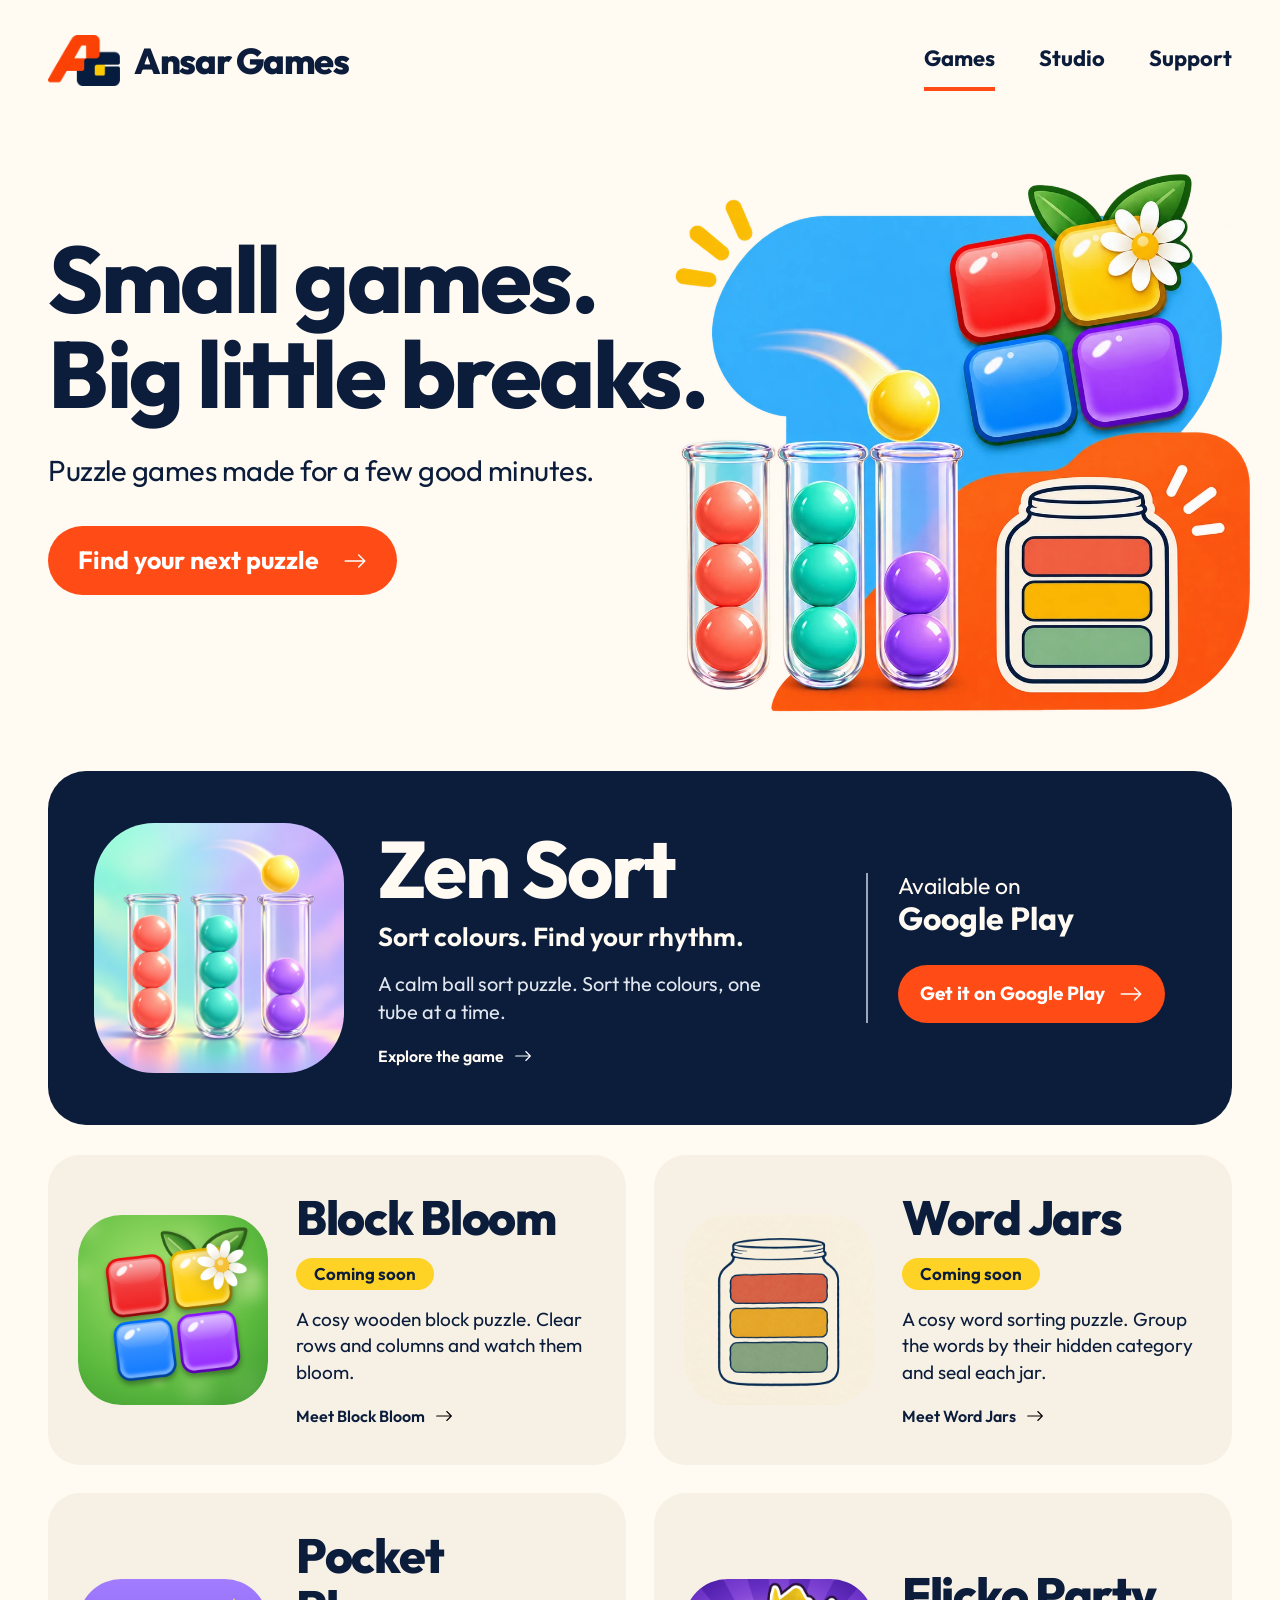
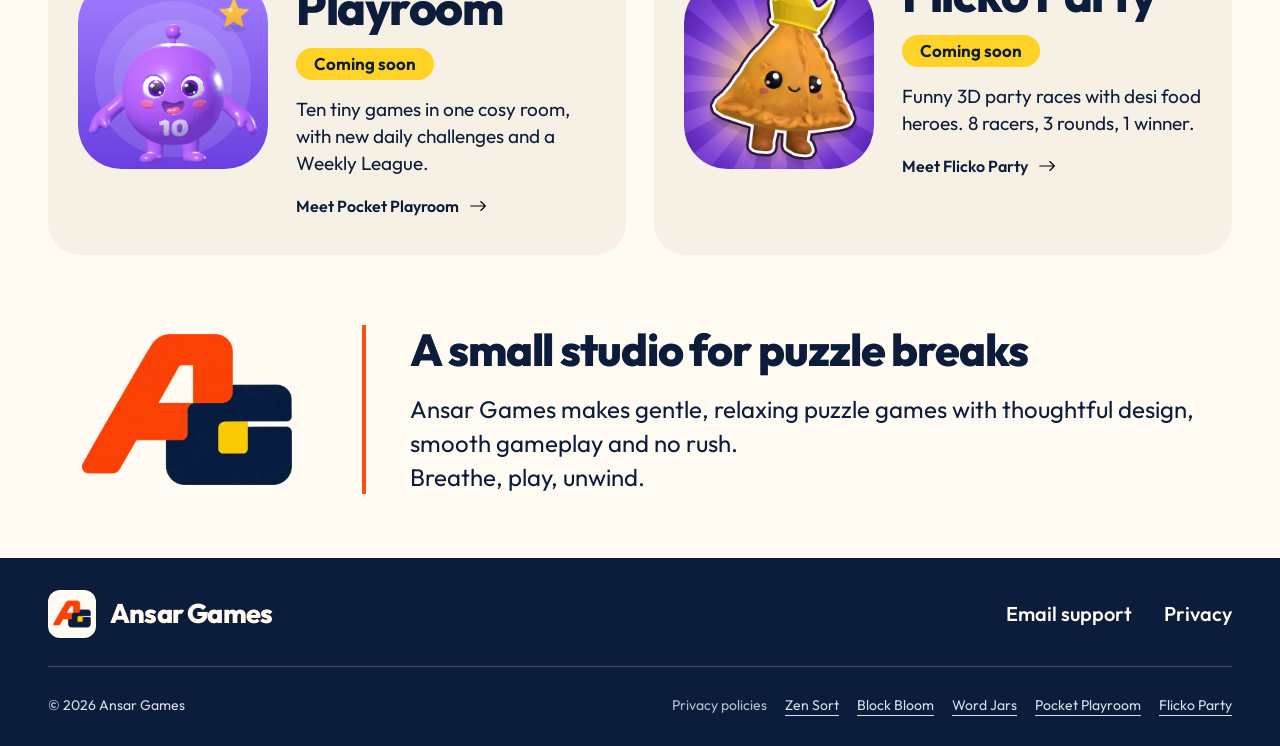
<file: index.html>
<!doctype html>
<html lang="en">
<head>
  <meta charset="utf-8">
  <meta name="viewport" content="width=device-width, initial-scale=1">
  <title>Ansar Games — Small games. Big little breaks.</title>
  <meta name="description" content="Puzzle games made for a few good minutes. Play Zen Sort on Google Play. Discover Block Bloom, Word Jars, Pocket Playroom and Flicko Party from Ansar Games.">
  <meta name="theme-color" content="#fffaf2">
  <link rel="canonical" href="https://ansarkhan012.github.io/">
  <link rel="icon" type="image/png" sizes="32x32" href="assets/favicon-32.png">
  <link rel="apple-touch-icon" href="assets/apple-touch-icon.png">
  <meta property="og:title" content="Ansar Games — Small games. Big little breaks.">
  <meta property="og:description" content="Puzzle games made for a few good minutes.">
  <meta property="og:image" content="https://ansarkhan012.github.io/assets/ansar-games-icon-512.png">
  <meta property="og:type" content="website">
  <link rel="preload" href="assets/fonts/Outfit-Variable.woff2" as="font" type="font/woff2" crossorigin>
  <link rel="stylesheet" href="assets/studio.css">
</head>
<body>
  <a class="skip-link" href="#main">Skip to content</a>
  <header class="site-header wrap">
    <a class="brand" href="./" aria-label="Ansar Games home"><img src="assets/ansar-games-logo.webp" width="72" height="52" alt=""><span>Ansar Games</span></a>
    <nav aria-label="Main navigation"><a class="nav-active" href="#games">Games</a><a href="#studio">Studio</a><a href="#support">Support</a></nav>
  </header>
  <main id="main">
    <section class="hero wrap" aria-labelledby="hero-title">
      <div class="hero-copy">
        <h1 id="hero-title">Small games.<br>Big little breaks.</h1>
        <p>Puzzle games made for a few good minutes.</p>
        <a class="button" href="#games">Find your next puzzle <img class="arrow" src="assets/arrow-right.svg" width="24" height="24" alt=""></a>
      </div>
      <img class="hero-art" src="assets/studio-hero.webp" width="1100" height="1058" fetchpriority="high" alt="Colourful sorting tubes, flower-topped puzzle blocks and a jar of word tags from our three games.">
    </section>
    <section class="games-section wrap" id="games" aria-label="Our games">
      <article class="featured-game" aria-labelledby="zen-title">
        <a class="game-art-link" href="zen-sort/" aria-label="Explore Zen Sort"><img class="featured-icon" src="assets/zen-sort-icon-512.png" width="280" height="280" alt="Zen Sort: colourful balls in glass tubes"></a>
        <div class="featured-copy">
          <h2 id="zen-title"><a href="zen-sort/">Zen Sort</a></h2>
          <p class="game-tagline">Sort colours. Find your rhythm.</p>
          <p>A calm ball sort puzzle. Sort the colours, one tube at a time.</p>
          <a class="text-link" href="zen-sort/">Explore the game <img class="arrow" src="assets/arrow-right.svg" width="18" height="18" alt=""></a>
        </div>
        <div class="featured-download"><p class="availability">Available on<br><strong>Google Play</strong></p><a class="button" href="https://play.google.com/store/apps/details?id=com.ansardev.zensort">Get it on Google Play <img class="arrow" src="assets/arrow-right.svg" width="22" height="22" alt=""></a></div>
      </article>
      <div class="upcoming-games">
        <article class="game-card" aria-labelledby="bloom-title">
          <a class="game-art-link" href="block-bloom/" aria-label="Explore Block Bloom"><img src="assets/block-bloom-icon-512.png" width="190" height="190" loading="lazy" alt="Block Bloom: colourful blocks and a white flower"></a>
          <div><h2 id="bloom-title"><a href="block-bloom/">Block Bloom</a></h2><span class="status">Coming soon</span><p>A cosy wooden block puzzle. Clear rows and columns and watch them bloom.</p><a class="text-link" href="block-bloom/">Meet Block Bloom <img class="arrow" src="assets/arrow-right.svg" width="18" height="18" alt=""></a></div>
        </article>
        <article class="game-card" aria-labelledby="jars-title">
          <a class="game-art-link" href="word-jars/" aria-label="Explore Word Jars"><img src="assets/word-jars-icon-512.png" width="190" height="190" loading="lazy" alt="Word Jars: a jar holding red, yellow and green word tags"></a>
          <div><h2 id="jars-title"><a href="word-jars/">Word Jars</a></h2><span class="status">Coming soon</span><p>A cosy word sorting puzzle. Group the words by their hidden category and seal each jar.</p><a class="text-link" href="word-jars/">Meet Word Jars <img class="arrow" src="assets/arrow-right.svg" width="18" height="18" alt=""></a></div>
        </article>
        <article class="game-card" aria-labelledby="playroom-title">
          <a class="game-art-link" href="pocket-playroom/" aria-label="Explore Pocket Playroom"><img src="assets/pocket-playroom-icon-512.png" width="190" height="190" loading="lazy" alt="Pocket Playroom: Tenny, a friendly purple robot, with a gold star"></a>
          <div><h2 id="playroom-title"><a href="pocket-playroom/">Pocket Playroom</a></h2><span class="status">Coming soon</span><p>Ten tiny games in one cosy room, with new daily challenges and a Weekly League.</p><a class="text-link" href="pocket-playroom/">Meet Pocket Playroom <img class="arrow" src="assets/arrow-right.svg" width="18" height="18" alt=""></a></div>
        </article>
        <article class="game-card" aria-labelledby="flicko-title">
          <a class="game-art-link" href="flicko-party/" aria-label="Explore Flicko Party"><img src="assets/flicko-party-icon-512.png" width="190" height="190" loading="lazy" alt="Flicko Party: a smiling samosa wearing a gold crown"></a>
          <div><h2 id="flicko-title"><a href="flicko-party/">Flicko Party</a></h2><span class="status">Coming soon</span><p>Funny 3D party races with desi food heroes. 8 racers, 3 rounds, 1 winner.</p><a class="text-link" href="flicko-party/">Meet Flicko Party <img class="arrow" src="assets/arrow-right.svg" width="18" height="18" alt=""></a></div>
        </article>
      </div>
    </section>
    <section class="studio-section wrap" id="studio" aria-labelledby="studio-title">
      <img class="studio-mark" src="assets/ansar-games-logo.webp" width="220" height="160" loading="lazy" alt="Ansar Games AG monogram">
      <div class="studio-copy"><h2 id="studio-title">A small studio for puzzle breaks</h2><p>Ansar Games makes gentle, relaxing puzzle games with thoughtful design, smooth gameplay and no rush.<br>Breathe, play, unwind.</p></div>
    </section>
  </main>
  <footer class="site-footer" id="support">
    <div class="footer-main wrap"><a class="brand" href="./"><img src="assets/ansar-games-icon-512.png" width="48" height="48" alt=""><span>Ansar Games</span></a><div class="support-links"><a href="mailto:ansarkhanaptech1234@gmail.com">Email support</a><a href="#privacy">Privacy</a></div></div>
    <div class="footer-bottom wrap"><p>© 2026 Ansar Games</p><div class="privacy-links" id="privacy" aria-label="Game privacy policies"><span>Privacy policies</span><a href="zen-sort/privacy-policy.html">Zen Sort</a><a href="block-bloom/privacy-policy.html">Block Bloom</a><a href="word-jars/privacy-policy.html">Word Jars</a><a href="pocket-playroom/privacy-policy.html">Pocket Playroom</a><a href="flicko-party/privacy-policy.html">Flicko Party</a></div></div>
  </footer>
</body>
</html>
</file>
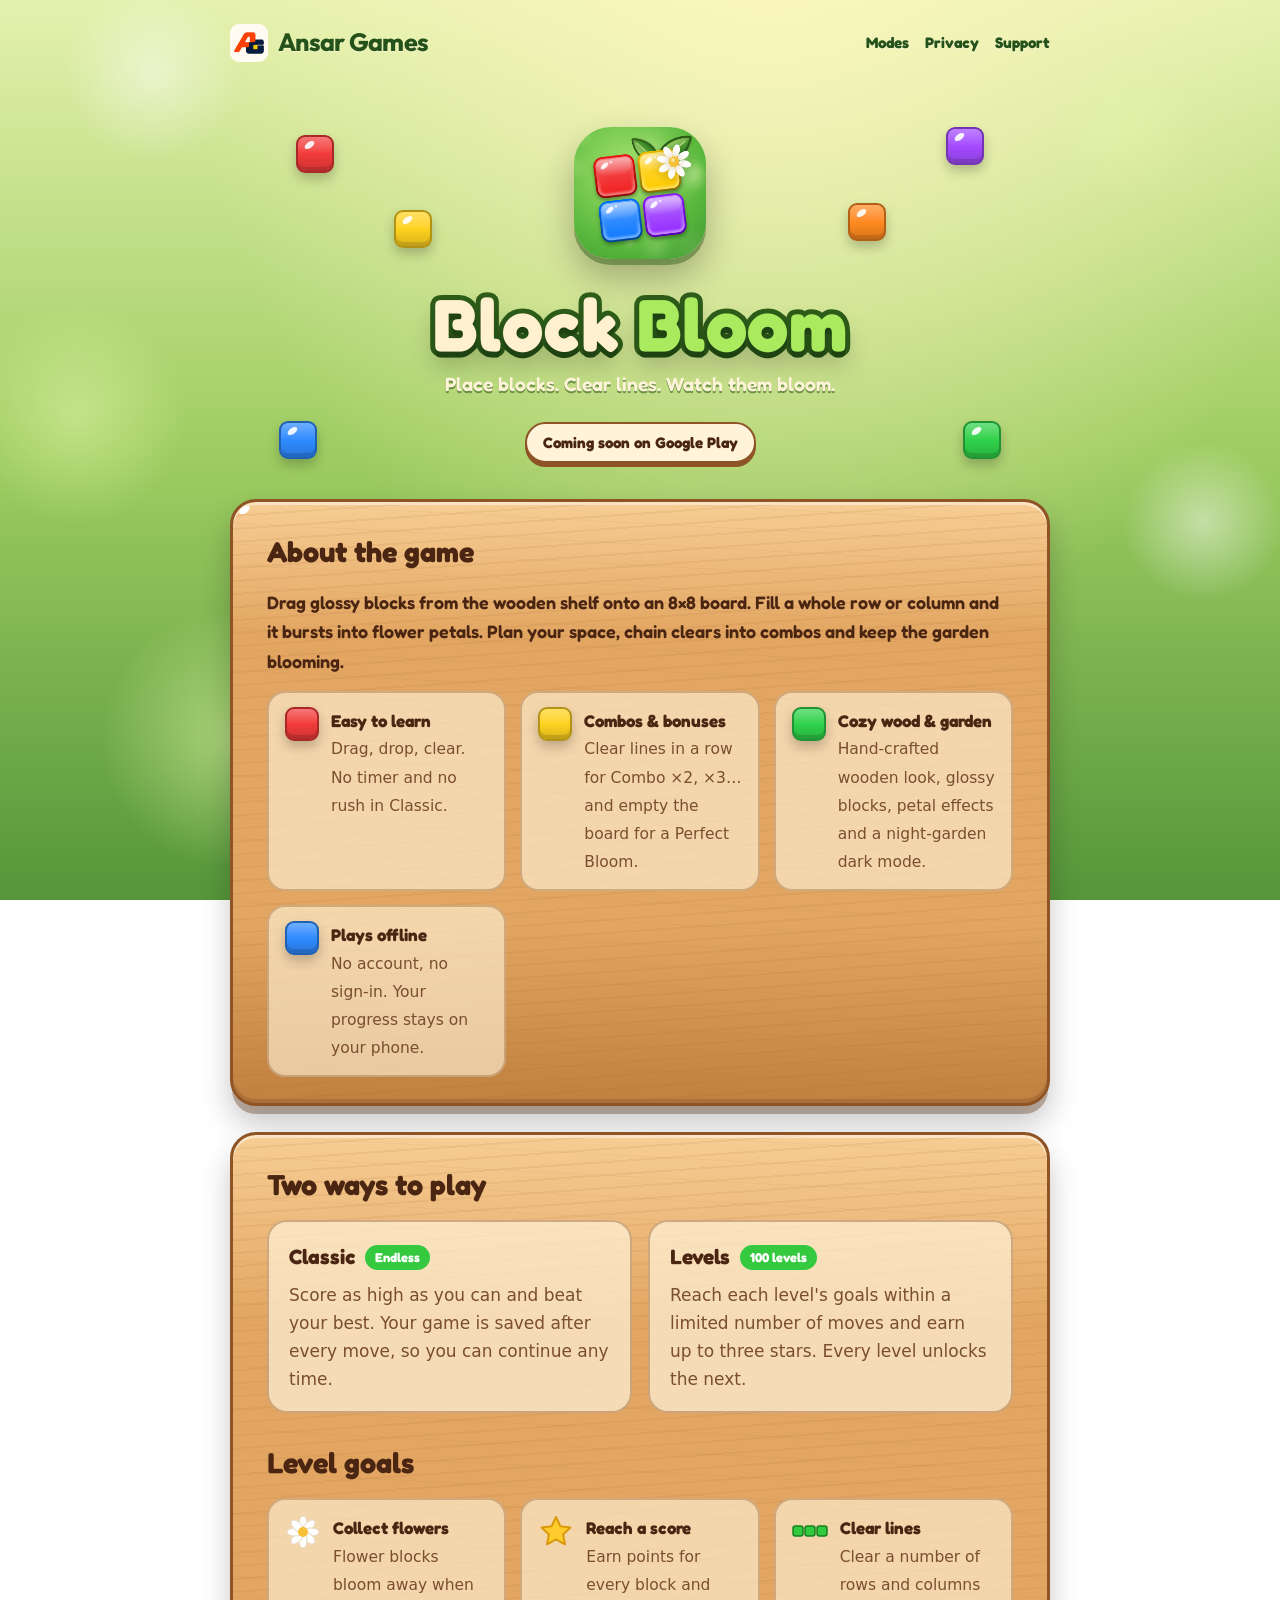
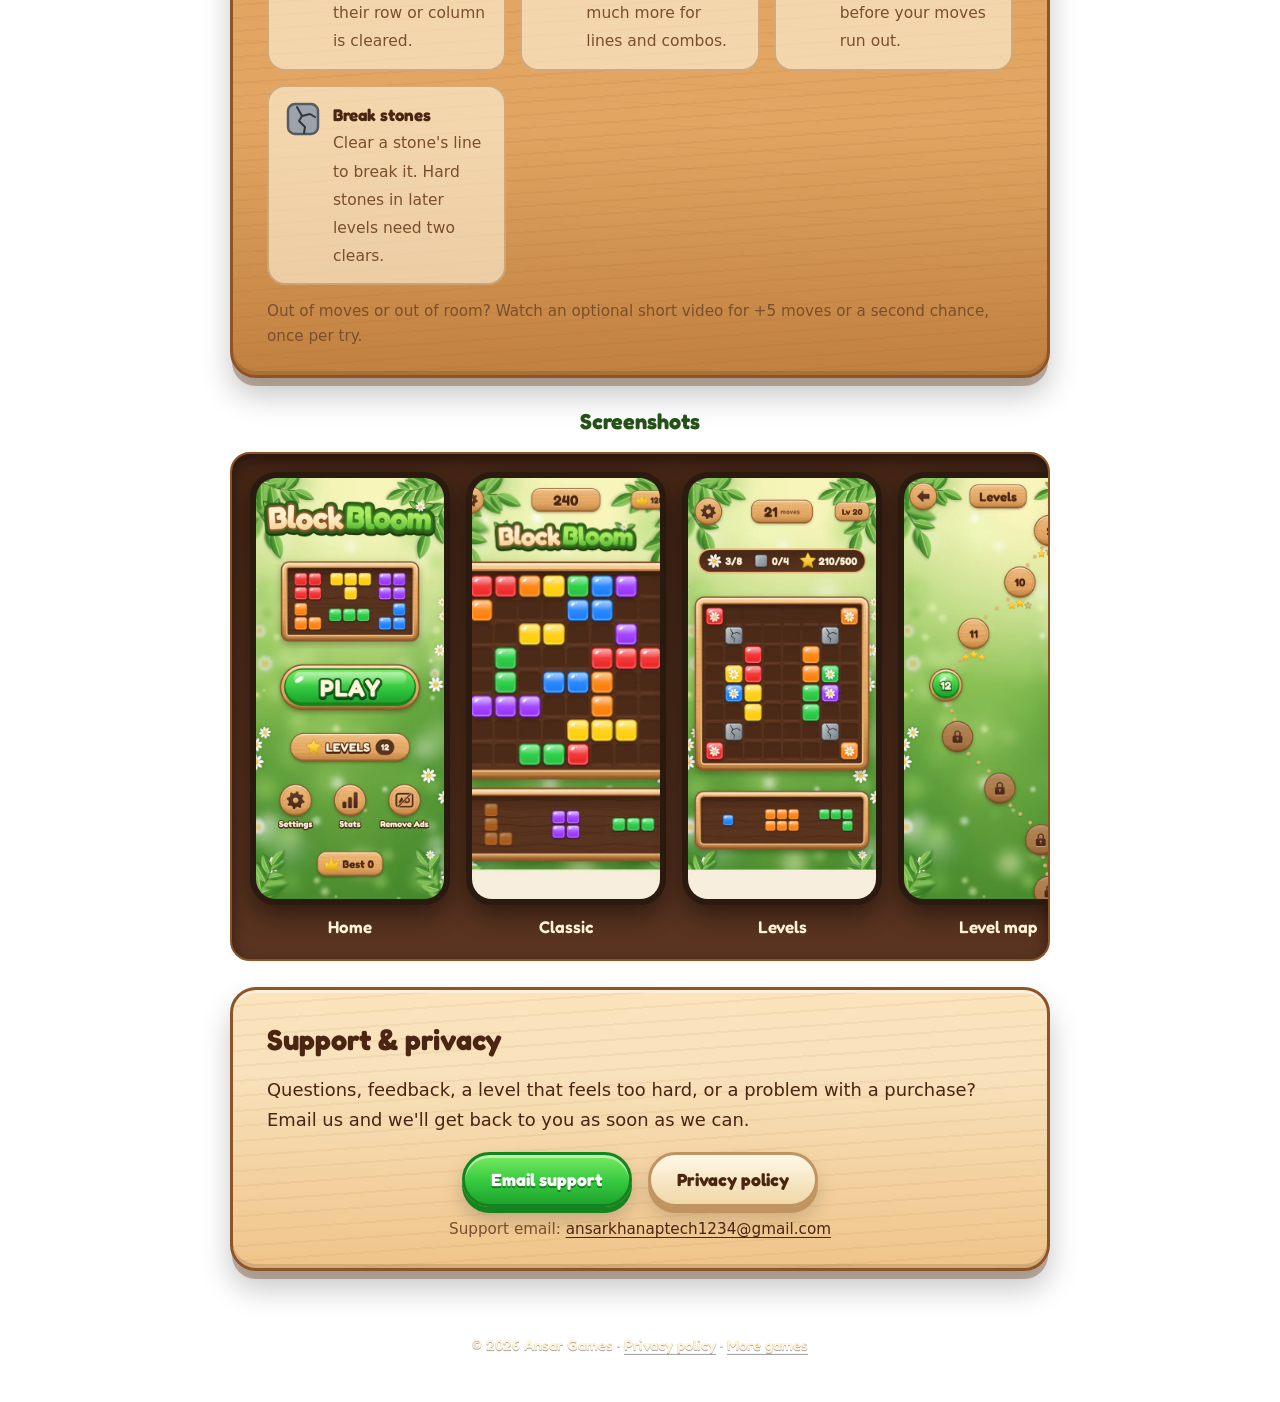
<file: block-bloom/index.html>
<!doctype html>
<html lang="en">
<head>
  <meta charset="utf-8">
  <meta name="viewport" content="width=device-width, initial-scale=1">
  <title>Block Bloom: Wood Block Puzzle — Ansar Games</title>
  <meta name="description" content="Block Bloom is a cozy wooden block puzzle: drag glossy blocks onto the board, clear rows and columns and watch them bloom. Endless Classic mode plus 100 levels with flowers, stones and stars. Coming soon on Google Play.">
  <meta name="theme-color" content="#9fcd62" media="(prefers-color-scheme: light)">
  <meta name="theme-color" content="#173528" media="(prefers-color-scheme: dark)">
  <link rel="icon" type="image/png" sizes="180x180" href="../assets/block-bloom-icon.png">
  <link rel="apple-touch-icon" href="../assets/block-bloom-icon.png">
  <meta property="og:title" content="Block Bloom: Wood Block Puzzle">
  <meta property="og:description" content="Place blocks. Clear lines. Watch them bloom.">
  <meta property="og:image" content="https://ansarkhan012.github.io/assets/block-bloom-icon-512.png">
  <link rel="stylesheet" href="../assets/style.css">
  <link rel="stylesheet" href="bloom.css">
</head>
<body class="bloom">
  <header class="site-header">
    <div class="wrap">
      <a class="brand" href="../"><img class="studio-brand-mark" src="../assets/ansar-games-icon-512.png" width="38" height="38" alt="">Ansar Games</a>
      <nav class="nav" aria-label="Main">
        <a href="#modes">Modes</a>
        <a href="privacy-policy.html">Privacy</a>
        <a href="mailto:ansarkhanaptech1234@gmail.com?subject=Block%20Bloom%20support">Support</a>
      </nav>
    </div>
  </header>

  <main class="wrap">
    <section class="bb-hero">
      <div class="blocks" aria-hidden="true">
        <span class="blk" style="--c:#f23b3b; left:8%; top:10%; animation-delay:-1s"></span>
        <span class="blk hide-sm" style="--c:#ffd21f; left:20%; top:30%; animation-delay:-2.5s"></span>
        <span class="blk" style="--c:#2f8bff; left:6%; top:86%; animation-delay:-4s"></span>
        <span class="blk" style="--c:#a44bff; right:8%; top:8%; animation-delay:-3s"></span>
        <span class="blk hide-sm" style="--c:#ff8a1f; right:20%; top:28%; animation-delay:-0.5s"></span>
        <span class="blk" style="--c:#2fd24a; right:6%; top:86%; animation-delay:-2s"></span>
      </div>
      <img class="icon" src="../assets/block-bloom-icon-512.png" width="132" height="132" alt="Block Bloom app icon: glossy colored blocks with a white flower">
      <h1 class="logo"><span class="b1">Block</span> <span class="b2">Bloom</span></h1>
      <p class="tagline">Place blocks. Clear lines. Watch them bloom.</p>
      <span class="soon">Coming soon on Google Play</span>
    </section>

    <section class="wood">
      <h2>About the game</h2>
      <p class="lead">Drag glossy blocks from the wooden shelf onto an 8×8 board. Fill a whole row or column and it bursts into flower petals. Plan your space, chain clears into combos and keep the garden blooming.</p>
      <div class="grid">
        <div class="tile"><span class="blk" style="--c:#f23b3b" aria-hidden="true"></span><div><strong>Easy to learn</strong><span>Drag, drop, clear. No timer and no rush in Classic.</span></div></div>
        <div class="tile"><span class="blk" style="--c:#ffd21f" aria-hidden="true"></span><div><strong>Combos &amp; bonuses</strong><span>Clear lines in a row for Combo ×2, ×3… and empty the board for a Perfect Bloom.</span></div></div>
        <div class="tile"><span class="blk" style="--c:#2fd24a" aria-hidden="true"></span><div><strong>Cozy wood &amp; garden</strong><span>Hand-crafted wooden look, glossy blocks, petal effects and a night-garden dark mode.</span></div></div>
        <div class="tile"><span class="blk" style="--c:#2f8bff" aria-hidden="true"></span><div><strong>Plays offline</strong><span>No account, no sign-in. Your progress stays on your phone.</span></div></div>
      </div>
    </section>

    <section class="wood" id="modes">
      <h2>Two ways to play</h2>
      <div class="modes">
        <div class="mode">
          <h3>Classic <span class="tag">Endless</span></h3>
          <p>Score as high as you can and beat your best. Your game is saved after every move, so you can continue any time.</p>
        </div>
        <div class="mode">
          <h3>Levels <span class="tag">100 levels</span></h3>
          <p>Reach each level's goals within a limited number of moves and earn up to three stars. Every level unlocks the next.</p>
        </div>
      </div>

      <h2 style="margin-top:26px">Level goals</h2>
      <div class="grid">
        <div class="tile">
          <svg viewBox="0 0 36 36" aria-hidden="true"><g transform="translate(18 18)"><g fill="#fff" stroke="#e6dcc6" stroke-width="1"><ellipse rx="4" ry="8" cy="-8"/><ellipse rx="4" ry="8" cy="-8" transform="rotate(45)"/><ellipse rx="4" ry="8" cy="-8" transform="rotate(90)"/><ellipse rx="4" ry="8" cy="-8" transform="rotate(135)"/><ellipse rx="4" ry="8" cy="-8" transform="rotate(180)"/><ellipse rx="4" ry="8" cy="-8" transform="rotate(225)"/><ellipse rx="4" ry="8" cy="-8" transform="rotate(270)"/><ellipse rx="4" ry="8" cy="-8" transform="rotate(315)"/></g><circle r="5" fill="#f6c136"/></g></svg>
          <div><strong>Collect flowers</strong><span>Flower blocks bloom away when their row or column is cleared.</span></div>
        </div>
        <div class="tile">
          <svg viewBox="0 0 36 36" aria-hidden="true"><path d="M18 3l4.4 9.2 10 1.3-7.3 6.9 1.9 9.9L18 25.4l-9 4.9 1.9-9.9-7.3-6.9 10-1.3z" fill="#ffcc2e" stroke="#d99a0b" stroke-width="2" stroke-linejoin="round"/></svg>
          <div><strong>Reach a score</strong><span>Earn points for every block and much more for lines and combos.</span></div>
        </div>
        <div class="tile">
          <svg viewBox="0 0 36 36" aria-hidden="true"><g stroke="#15841f" stroke-width="1.5"><rect x="1" y="12" width="10" height="10" rx="2.5" fill="#34c93f"/><rect x="13" y="12" width="10" height="10" rx="2.5" fill="#34c93f"/><rect x="25" y="12" width="10" height="10" rx="2.5" fill="#34c93f"/></g></svg>
          <div><strong>Clear lines</strong><span>Clear a number of rows and columns before your moves run out.</span></div>
        </div>
        <div class="tile">
          <svg viewBox="0 0 36 36" aria-hidden="true"><rect x="3" y="3" width="30" height="30" rx="7" fill="#9ca3ab" stroke="#545b63" stroke-width="2.5"/><path d="M12 6l5 9-3 5 6 6-1 6M17 15l8-2 5 3" fill="none" stroke="#30363c" stroke-width="2" stroke-linecap="round" stroke-linejoin="round"/></svg>
          <div><strong>Break stones</strong><span>Clear a stone's line to break it. Hard stones in later levels need two clears.</span></div>
        </div>
      </div>
      <p class="small" style="margin:14px 0 0">Out of moves or out of room? Watch an optional short video for +5 moves or a second chance, once per try.</p>
    </section>

    <section aria-labelledby="shots-title">
      <h2 id="shots-title" class="sky-title">Screenshots</h2>
      <div class="inset shelf">
        <ul>
          <li><img class="phone" src="screens/home.webp" width="200" height="433" loading="lazy" alt="Home screen with Play and Levels buttons">Home</li>
          <li><img class="phone" src="screens/classic.webp" width="200" height="433" loading="lazy" alt="Classic mode board with glossy blocks">Classic</li>
          <li><img class="phone" src="screens/levels.webp" width="200" height="433" loading="lazy" alt="A level with flower blocks, stones and goals">Levels</li>
          <li><img class="phone" src="screens/map.webp" width="200" height="433" loading="lazy" alt="Level map with stars">Level map</li>
          <li><img class="phone" src="screens/complete.webp" width="200" height="433" loading="lazy" alt="Level complete with three stars">Stars</li>
        </ul>
      </div>
    </section>

    <section class="wood pale">
      <h2>Support &amp; privacy</h2>
      <p class="lead" style="font-family:var(--font)">Questions, feedback, a level that feels too hard, or a problem with a purchase? Email us and we'll get back to you as soon as we can.</p>
      <div class="links-row">
        <a class="btn" href="mailto:ansarkhanaptech1234@gmail.com?subject=Block%20Bloom%20support">Email support</a>
        <a class="btn cream" href="privacy-policy.html">Privacy policy</a>
      </div>
      <p class="small center" style="margin:10px 0 0">Support email: <a href="mailto:ansarkhanaptech1234@gmail.com">ansarkhanaptech1234@gmail.com</a></p>
    </section>
  </main>

  <footer class="site-footer">
    <div class="wrap">
      © 2026 Ansar Games · <a href="privacy-policy.html">Privacy policy</a> · <a href="../">More games</a>
    </div>
  </footer>
</body>
</html>
</file>
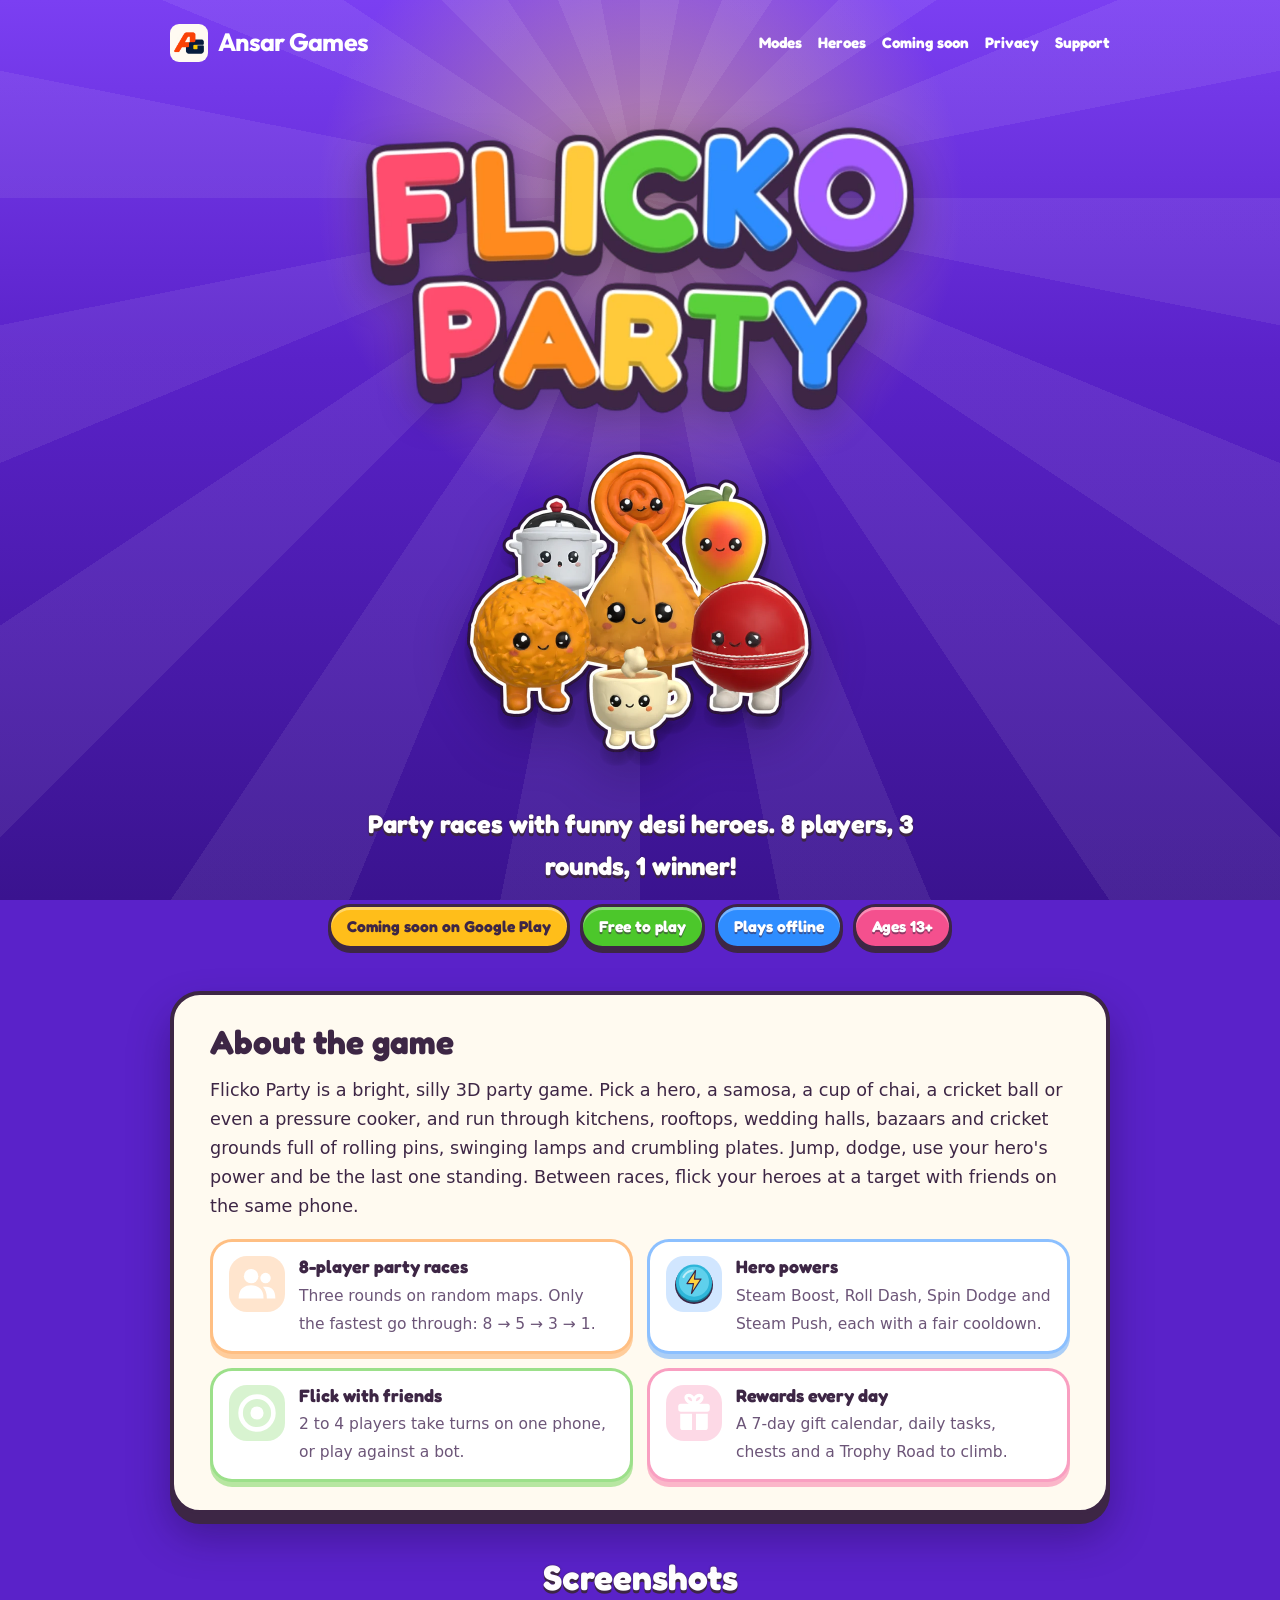
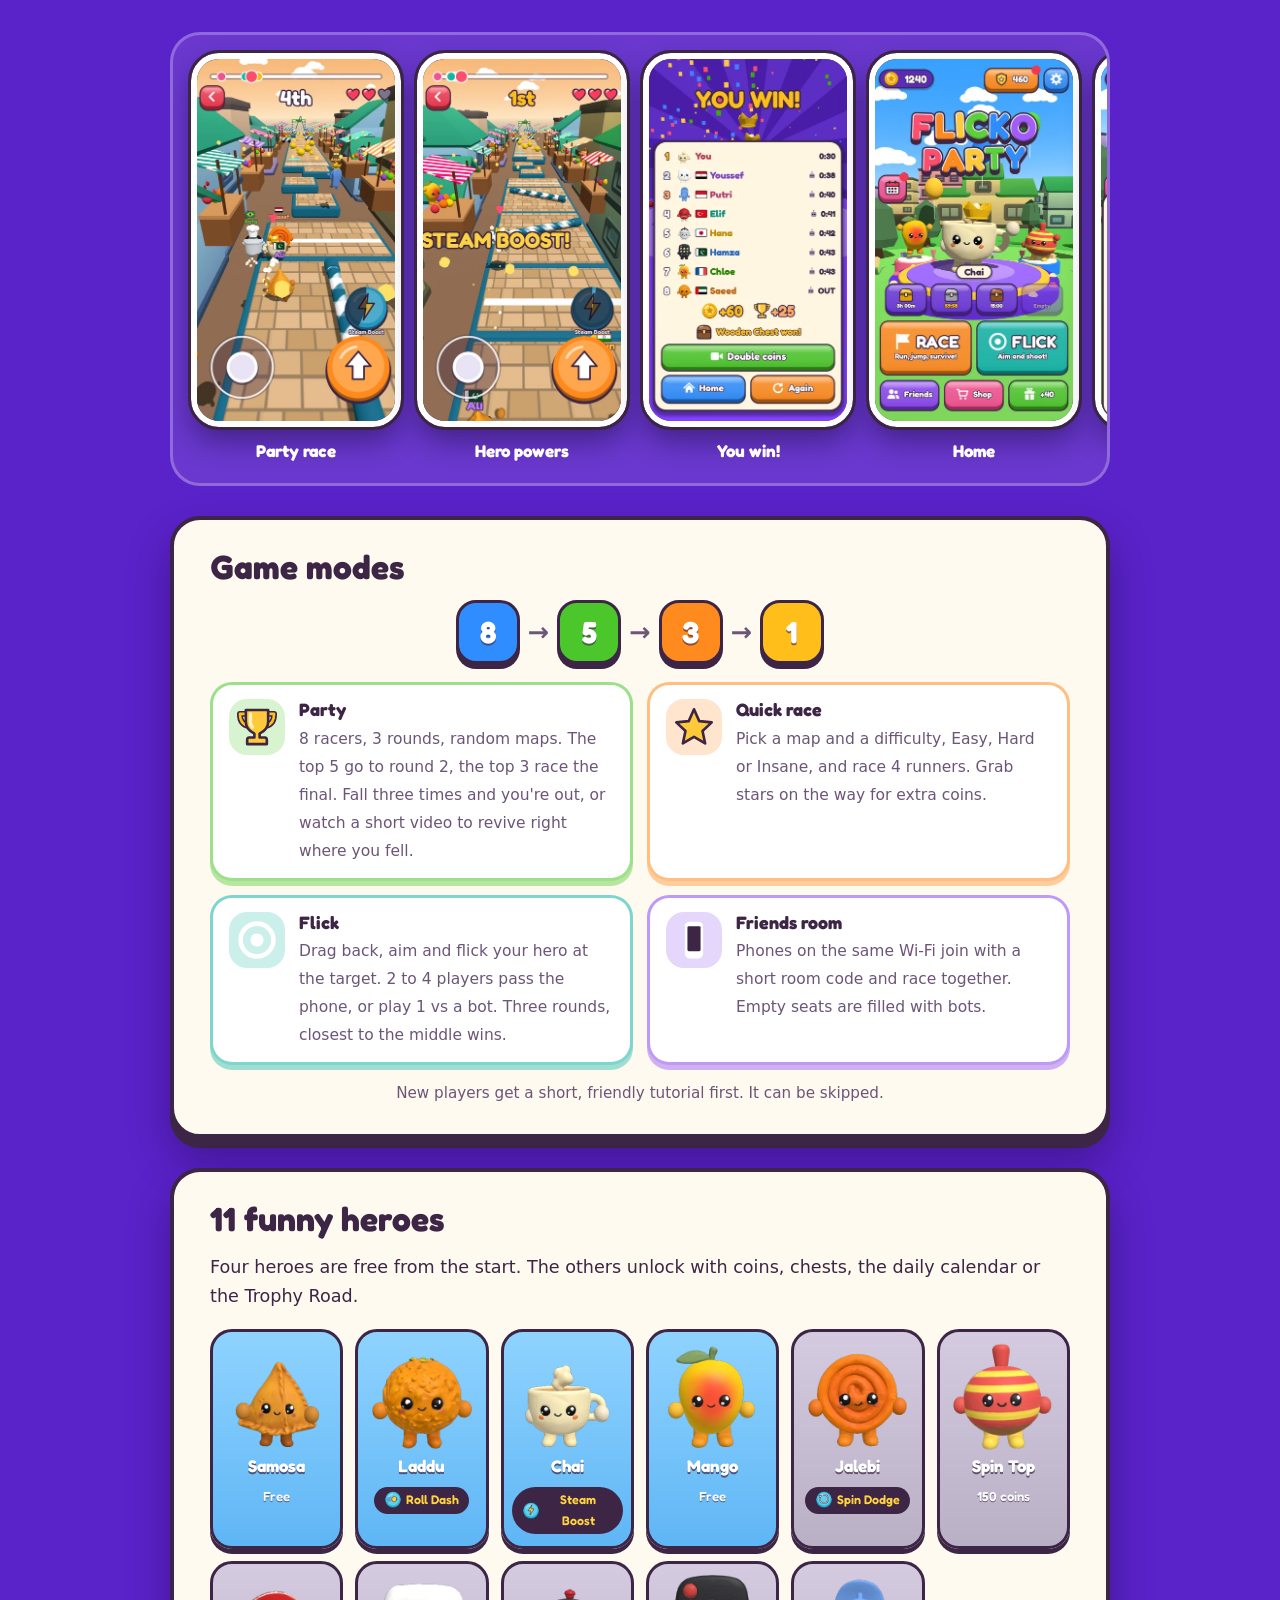
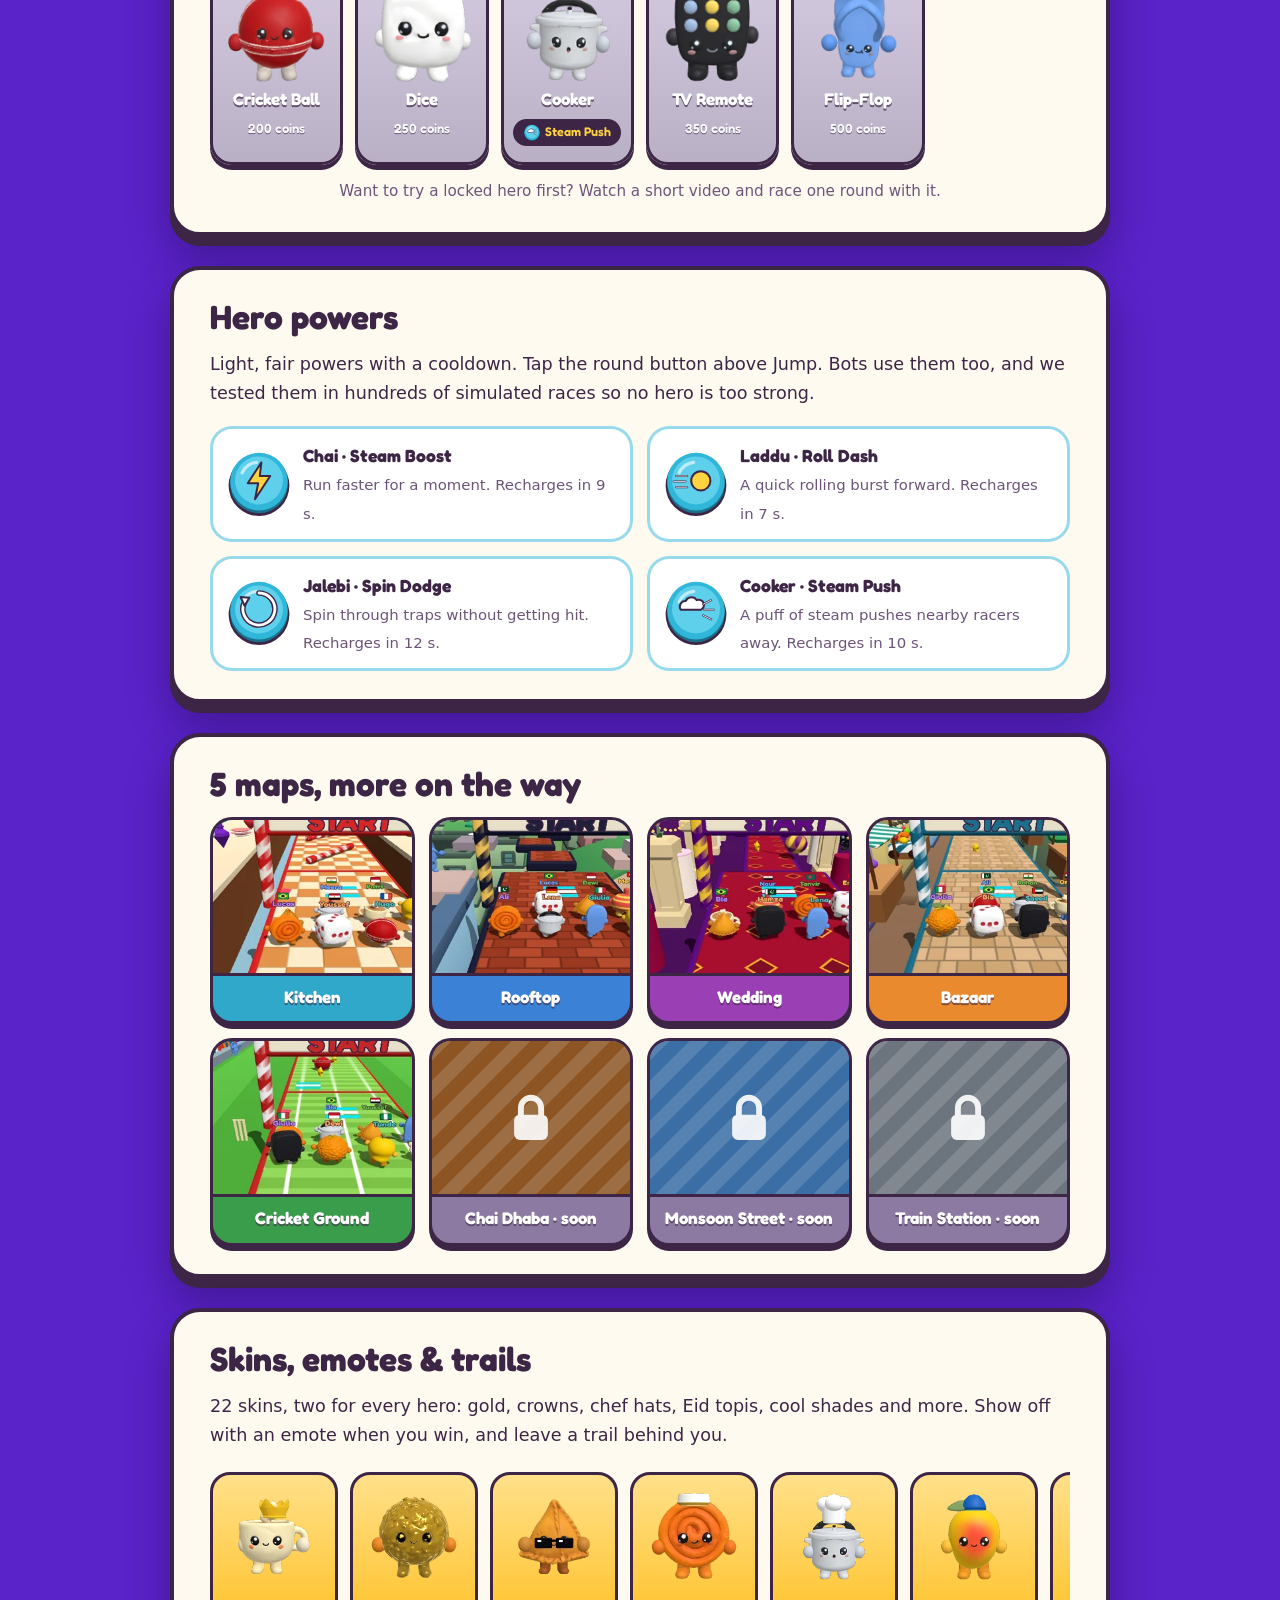
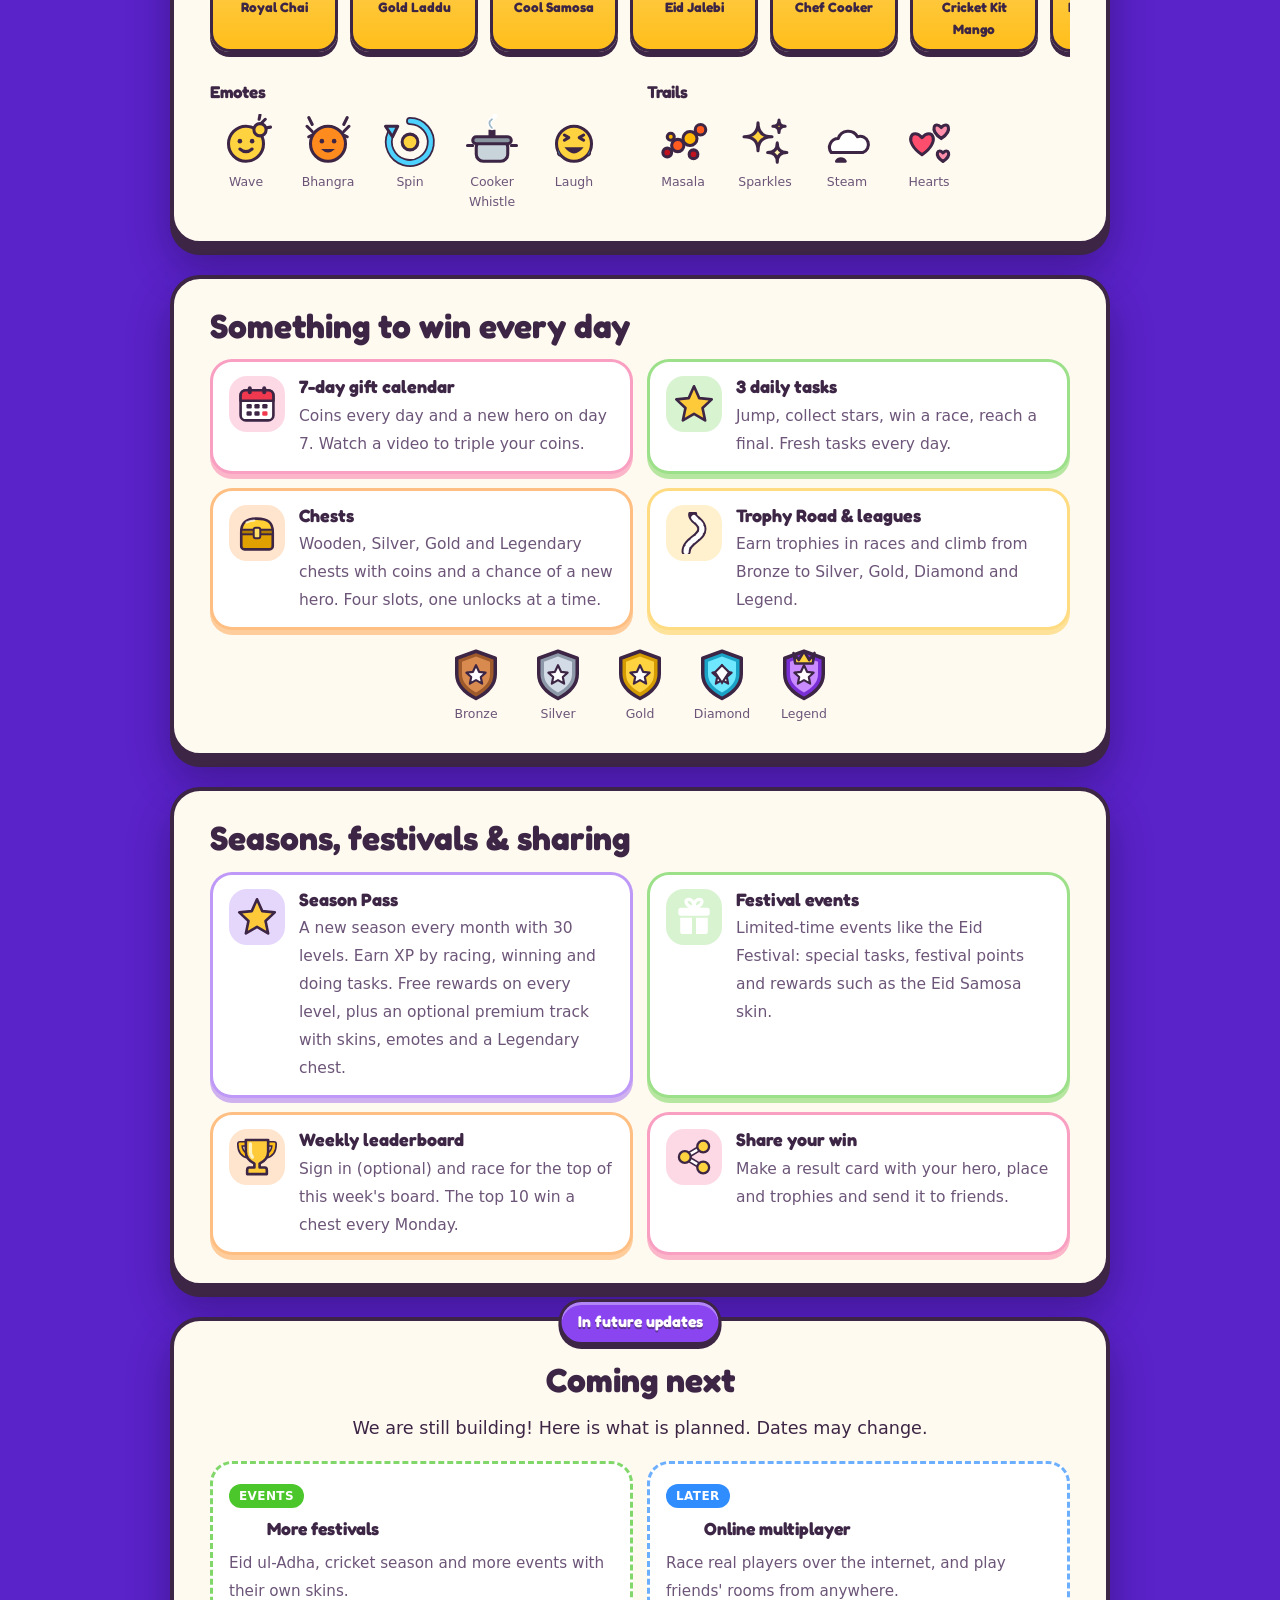
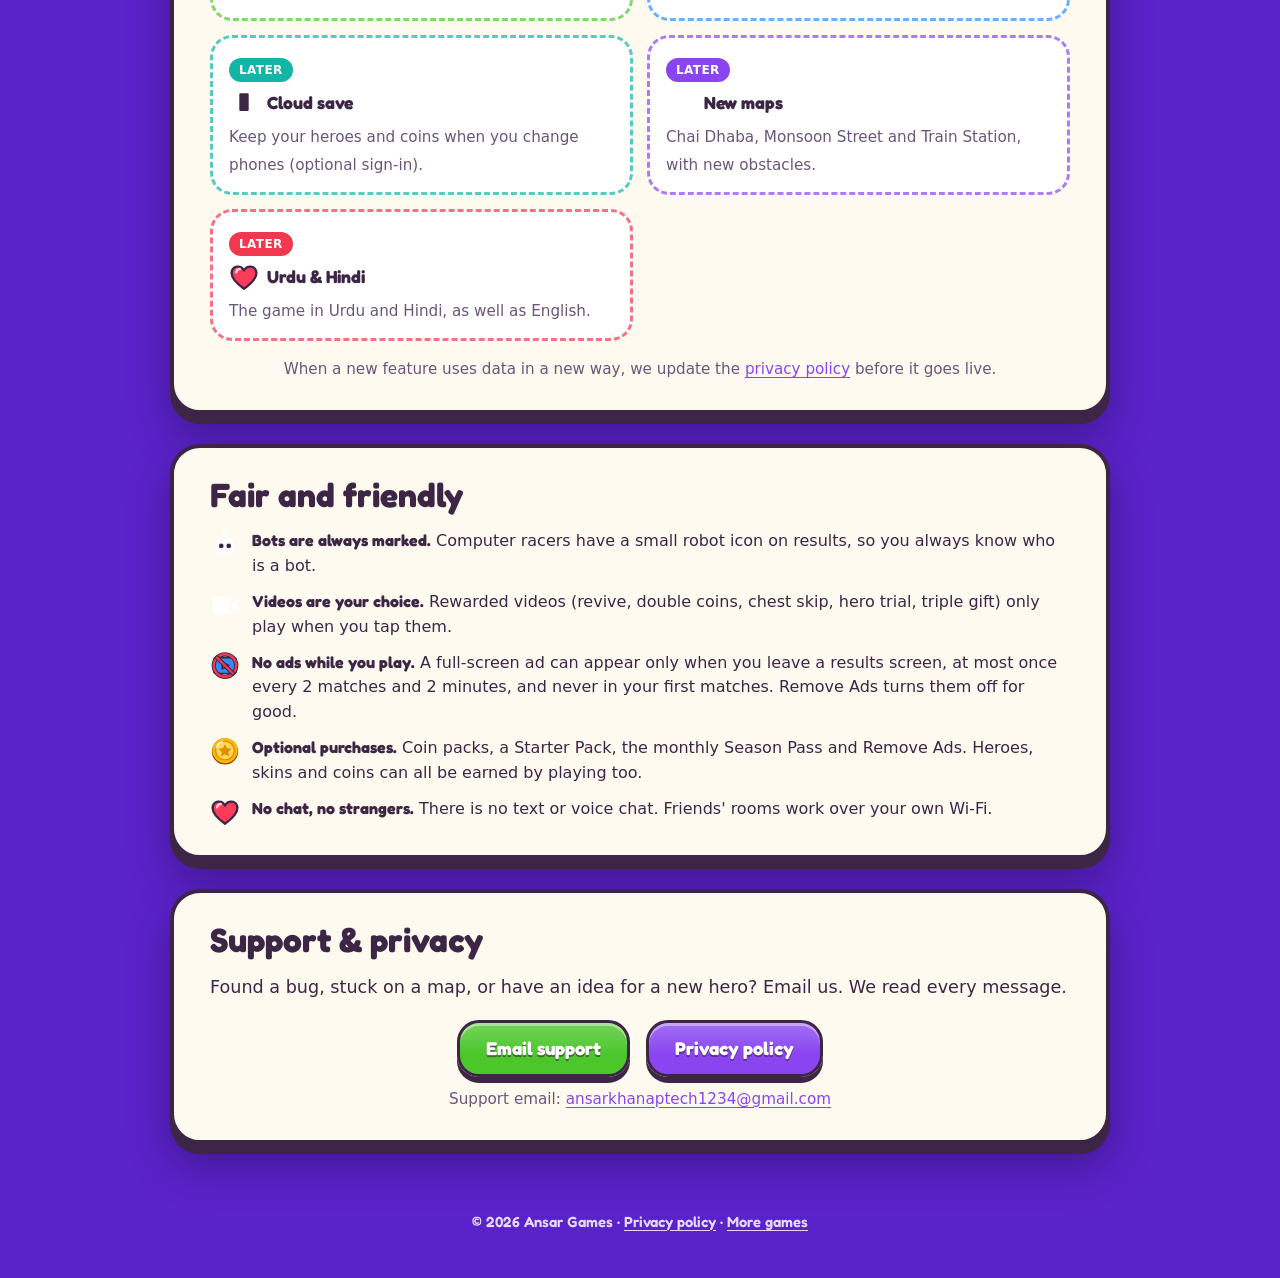
<file: flicko-party/index.html>
<!doctype html>
<html lang="en">
<head>
  <meta charset="utf-8">
  <meta name="viewport" content="width=device-width, initial-scale=1">
  <title>Flicko Party: Party Races — Ansar Games</title>
  <meta name="description" content="Flicko Party is a funny 3D party racing game with desi food heroes. Race 8 players through crazy obstacles (8 → 5 → 3 → 1), use hero powers, flick with friends on one phone, collect skins, emotes and trails. Coming soon on Google Play.">
  <meta name="theme-color" content="#5a22c9">
  <link rel="canonical" href="https://ansarkhan012.github.io/flicko-party/">
  <link rel="icon" type="image/png" sizes="180x180" href="../assets/flicko-party-icon.png">
  <link rel="apple-touch-icon" href="../assets/flicko-party-icon.png">
  <meta property="og:title" content="Flicko Party: Party Races">
  <meta property="og:description" content="Party races with funny desi heroes. 8 players, 3 rounds, 1 winner!">
  <meta property="og:image" content="https://ansarkhan012.github.io/flicko-party/art/banner.webp">
  <meta property="og:type" content="website">
  <link rel="preload" href="../assets/fonts/Fredoka-Bold.woff2" as="font" type="font/woff2" crossorigin>
  <link rel="stylesheet" href="../assets/style.css">
  <link rel="stylesheet" href="flicko.css">
</head>
<body class="flicko">
  <header class="site-header">
    <div class="wrap">
      <a class="brand" href="../"><img class="studio-brand-mark" src="../assets/ansar-games-icon-512.png" width="38" height="38" alt="">Ansar Games</a>
      <nav class="nav" aria-label="Main">
        <a href="#modes">Modes</a>
        <a href="#heroes">Heroes</a>
        <a href="#coming">Coming soon</a>
        <a href="privacy-policy.html">Privacy</a>
        <a href="mailto:ansarkhanaptech1234@gmail.com?subject=Flicko%20Party%20support">Support</a>
      </nav>
    </div>
  </header>

  <main class="wrap">
    <section class="fp-hero" aria-labelledby="title">
      <h1 id="title" style="margin:0"><img class="logo-img" src="art/logo.webp" width="720" height="382" alt="Flicko Party"></h1>
      <img class="crew" src="art/crew.webp" width="760" height="760" fetchpriority="high" alt="The Flicko Party heroes: Samosa, Laddu, Chai, Jalebi, Mango, Cricket Ball and Pressure Cooker, smiling together">
      <p class="tagline">Party races with funny desi heroes. 8 players, 3 rounds, 1 winner!</p>
      <div class="badges">
        <span class="chip soon">Coming soon on Google Play</span>
        <span class="chip" style="--c:var(--fp-green)">Free to play</span>
        <span class="chip" style="--c:var(--fp-blue)">Plays offline</span>
        <span class="chip" style="--c:var(--fp-pink)">Ages 13+</span>
      </div>
    </section>

    <section class="fp-card">
      <h2>About the game</h2>
      <p class="lead">Flicko Party is a bright, silly 3D party game. Pick a hero, a samosa, a cup of chai, a cricket ball or even a pressure cooker, and run through kitchens, rooftops, wedding halls, bazaars and cricket grounds full of rolling pins, swinging lamps and crumbling plates. Jump, dodge, use your hero's power and be the last one standing. Between races, flick your heroes at a target with friends on the same phone.</p>
      <div class="tiles">
        <div class="tile" style="--c:var(--fp-orange)"><span class="ic"><img src="icons/people.svg" alt=""></span><div><strong>8-player party races</strong><span>Three rounds on random maps. Only the fastest go through: 8 → 5 → 3 → 1.</span></div></div>
        <div class="tile" style="--c:var(--fp-blue)"><span class="ic"><img src="icons/ability_boost.svg" alt=""></span><div><strong>Hero powers</strong><span>Steam Boost, Roll Dash, Spin Dodge and Steam Push, each with a fair cooldown.</span></div></div>
        <div class="tile" style="--c:var(--fp-green)"><span class="ic"><img src="icons/target.svg" alt=""></span><div><strong>Flick with friends</strong><span>2 to 4 players take turns on one phone, or play against a bot.</span></div></div>
        <div class="tile" style="--c:var(--fp-pink)"><span class="ic"><img src="icons/gift.svg" alt=""></span><div><strong>Rewards every day</strong><span>A 7-day gift calendar, daily tasks, chests and a Trophy Road to climb.</span></div></div>
      </div>
    </section>

    <h2 class="section-title" id="shots-title">Screenshots</h2>
    <section class="shelf" aria-labelledby="shots-title">
      <ul>
        <li><img class="phone" src="screens/race.webp" width="420" height="747" loading="lazy" alt="Party race in the Bazaar with eight heroes, the joystick and jump button">Party race</li>
        <li><img class="phone" src="screens/powers.webp" width="420" height="747" loading="lazy" alt="Chai uses Steam Boost while racing; the ability button is next to Jump">Hero powers</li>
        <li><img class="phone" src="screens/win.webp" width="420" height="747" loading="lazy" alt="You Win results with the finishing order, coins, trophies and a chest">You win!</li>
        <li><img class="phone" src="screens/home.webp" width="420" height="747" loading="lazy" alt="Home screen with Royal Chai on stage, chests and the Race and Flick buttons">Home</li>
        <li><img class="phone" src="screens/skins.webp" width="420" height="747" loading="lazy" alt="Shop with Heroes, Skins, Emotes, Trails and Coins tabs">Shop</li>
        <li><img class="phone" src="screens/flick.webp" width="420" height="747" loading="lazy" alt="Flick game: aiming a hero at a target on a wooden table">Flick</li>
        <li><img class="phone" src="screens/daily.webp" width="420" height="747" loading="lazy" alt="Daily rewards calendar with today's tasks">Daily rewards</li>
        <li><img class="phone" src="screens/road.webp" width="420" height="747" loading="lazy" alt="Trophy Road with rewards and leagues">Trophy Road</li>
      </ul>
    </section>

    <section class="fp-card" id="modes">
      <h2>Game modes</h2>
      <div class="bracket" aria-label="Party: 8 players, then 5, then 3, then 1 winner">
        <span class="n" style="--c:var(--fp-blue)">8</span><span class="arrow">→</span>
        <span class="n" style="--c:var(--fp-green)">5</span><span class="arrow">→</span>
        <span class="n" style="--c:var(--fp-orange)">3</span><span class="arrow">→</span>
        <span class="n" style="--c:var(--fp-yellow)">1</span>
      </div>
      <div class="tiles">
        <div class="tile" style="--c:var(--fp-green)"><span class="ic"><img src="icons/trophy.svg" alt=""></span><div><strong>Party</strong><span>8 racers, 3 rounds, random maps. The top 5 go to round 2, the top 3 race the final. Fall three times and you're out, or watch a short video to revive right where you fell.</span></div></div>
        <div class="tile" style="--c:var(--fp-orange)"><span class="ic"><img src="icons/star.svg" alt=""></span><div><strong>Quick race</strong><span>Pick a map and a difficulty, Easy, Hard or Insane, and race 4 runners. Grab stars on the way for extra coins.</span></div></div>
        <div class="tile" style="--c:var(--fp-teal)"><span class="ic"><img src="icons/target.svg" alt=""></span><div><strong>Flick</strong><span>Drag back, aim and flick your hero at the target. 2 to 4 players pass the phone, or play 1 vs a bot. Three rounds, closest to the middle wins.</span></div></div>
        <div class="tile" style="--c:var(--fp-purple)"><span class="ic"><img src="icons/phone.svg" alt=""></span><div><strong>Friends room</strong><span>Phones on the same Wi-Fi join with a short room code and race together. Empty seats are filled with bots.</span></div></div>
      </div>
      <p class="small center" style="margin:16px 0 0">New players get a short, friendly tutorial first. It can be skipped.</p>
    </section>

    <section class="fp-card" id="heroes">
      <h2>11 funny heroes</h2>
      <p class="lead">Four heroes are free from the start. The others unlock with coins, chests, the daily calendar or the Trophy Road.</p>
      <div class="heroes">
        <div class="hero-card"><img src="heroes/samosa.webp" width="256" height="256" loading="lazy" alt=""><strong>Samosa</strong><span class="price">Free</span></div>
        <div class="hero-card"><img src="heroes/laddu.webp" width="256" height="256" loading="lazy" alt=""><strong>Laddu</strong><span class="power"><img src="icons/ability_dash.svg" alt="">Roll Dash</span></div>
        <div class="hero-card"><img src="heroes/chai.webp" width="256" height="256" loading="lazy" alt=""><strong>Chai</strong><span class="power"><img src="icons/ability_boost.svg" alt="">Steam Boost</span></div>
        <div class="hero-card"><img src="heroes/aam.webp" width="256" height="256" loading="lazy" alt=""><strong>Mango</strong><span class="price">Free</span></div>
        <div class="hero-card locked"><img src="heroes/jalebi.webp" width="256" height="256" loading="lazy" alt=""><strong>Jalebi</strong><span class="power"><img src="icons/ability_dodge.svg" alt="">Spin Dodge</span></div>
        <div class="hero-card locked"><img src="heroes/lattu.webp" width="256" height="256" loading="lazy" alt=""><strong>Spin Top</strong><span class="price">150 coins</span></div>
        <div class="hero-card locked"><img src="heroes/cricket_ball.webp" width="256" height="256" loading="lazy" alt=""><strong>Cricket Ball</strong><span class="price">200 coins</span></div>
        <div class="hero-card locked"><img src="heroes/dice.webp" width="256" height="256" loading="lazy" alt=""><strong>Dice</strong><span class="price">250 coins</span></div>
        <div class="hero-card locked"><img src="heroes/cooker.webp" width="256" height="256" loading="lazy" alt=""><strong>Cooker</strong><span class="power"><img src="icons/ability_push.svg" alt="">Steam Push</span></div>
        <div class="hero-card locked"><img src="heroes/remote.webp" width="256" height="256" loading="lazy" alt=""><strong>TV Remote</strong><span class="price">350 coins</span></div>
        <div class="hero-card locked"><img src="heroes/chappal.webp" width="256" height="256" loading="lazy" alt=""><strong>Flip-Flop</strong><span class="price">500 coins</span></div>
      </div>
      <p class="small center" style="margin:14px 0 0">Want to try a locked hero first? Watch a short video and race one round with it.</p>
    </section>

    <section class="fp-card">
      <h2>Hero powers</h2>
      <p class="lead">Light, fair powers with a cooldown. Tap the round button above Jump. Bots use them too, and we tested them in hundreds of simulated races so no hero is too strong.</p>
      <div class="powers">
        <div class="power-card"><img class="btn-art" src="icons/ability_boost.svg" width="64" height="68" alt=""><div><strong>Chai · Steam Boost</strong><span>Run faster for a moment. Recharges in 9 s.</span></div></div>
        <div class="power-card"><img class="btn-art" src="icons/ability_dash.svg" width="64" height="68" alt=""><div><strong>Laddu · Roll Dash</strong><span>A quick rolling burst forward. Recharges in 7 s.</span></div></div>
        <div class="power-card"><img class="btn-art" src="icons/ability_dodge.svg" width="64" height="68" alt=""><div><strong>Jalebi · Spin Dodge</strong><span>Spin through traps without getting hit. Recharges in 12 s.</span></div></div>
        <div class="power-card"><img class="btn-art" src="icons/ability_push.svg" width="64" height="68" alt=""><div><strong>Cooker · Steam Push</strong><span>A puff of steam pushes nearby racers away. Recharges in 10 s.</span></div></div>
      </div>
    </section>

    <section class="fp-card">
      <h2>5 maps, more on the way</h2>
      <div class="maps">
        <div class="map" style="--c:#2fa8c9"><img src="maps/kitchen.webp" width="300" height="235" loading="lazy" alt="Kitchen map with a checkered counter and rolling pins"><span>Kitchen</span></div>
        <div class="map" style="--c:#3b82d6"><img src="maps/chhat.webp" width="300" height="235" loading="lazy" alt="Rooftop map with brick floors and water tanks"><span>Rooftop</span></div>
        <div class="map" style="--c:#9b3fb5"><img src="maps/shaadi.webp" width="300" height="235" loading="lazy" alt="Wedding hall map with a red carpet and lights"><span>Wedding</span></div>
        <div class="map" style="--c:#e88a2d"><img src="maps/bazaar.webp" width="300" height="235" loading="lazy" alt="Bazaar map with fruit stalls and striped awnings"><span>Bazaar</span></div>
        <div class="map" style="--c:#3a9d4c"><img src="maps/cricket.webp" width="300" height="235" loading="lazy" alt="Cricket Ground map with a pitch and stumps"><span>Cricket Ground</span></div>
        <div class="map soon" style="--ph:#8d5524"><div class="ph"><img src="icons/lock.svg" alt=""></div><span>Chai Dhaba · soon</span></div>
        <div class="map soon" style="--ph:#3a6ea5"><div class="ph"><img src="icons/lock.svg" alt=""></div><span>Monsoon Street · soon</span></div>
        <div class="map soon" style="--ph:#6c757d"><div class="ph"><img src="icons/lock.svg" alt=""></div><span>Train Station · soon</span></div>
      </div>
    </section>

    <section class="fp-card">
      <h2>Skins, emotes &amp; trails</h2>
      <p class="lead">22 skins, two for every hero: gold, crowns, chef hats, Eid topis, cool shades and more. Show off with an emote when you win, and leave a trail behind you.</p>
      <div class="skins" aria-label="Some of the skins">
        <figure class="skin"><img src="skins/chai_royal.webp" width="200" height="200" loading="lazy" alt="">Royal Chai</figure>
        <figure class="skin"><img src="skins/laddu_gold.webp" width="200" height="200" loading="lazy" alt="">Gold Laddu</figure>
        <figure class="skin"><img src="skins/samosa_shades.webp" width="200" height="200" loading="lazy" alt="">Cool Samosa</figure>
        <figure class="skin"><img src="skins/jalebi_eid.webp" width="200" height="200" loading="lazy" alt="">Eid Jalebi</figure>
        <figure class="skin"><img src="skins/cooker_chef.webp" width="200" height="200" loading="lazy" alt="">Chef Cooker</figure>
        <figure class="skin"><img src="skins/aam_cricket.webp" width="200" height="200" loading="lazy" alt="">Cricket Kit Mango</figure>
        <figure class="skin"><img src="skins/chappal_crown.webp" width="200" height="200" loading="lazy" alt="">Royal Flip-Flop</figure>
        <figure class="skin"><img src="skins/dice_gold.webp" width="200" height="200" loading="lazy" alt="">Golden Dice</figure>
      </div>
      <div class="extras">
        <div>
          <strong>Emotes</strong>
          <div class="icon-row">
            <figure><img src="icons/emote_wave.svg" alt="">Wave</figure>
            <figure><img src="icons/emote_dance.svg" alt="">Bhangra</figure>
            <figure><img src="icons/emote_spin.svg" alt="">Spin</figure>
            <figure><img src="icons/emote_whistle.svg" alt="">Cooker Whistle</figure>
            <figure><img src="icons/emote_laugh.svg" alt="">Laugh</figure>
          </div>
        </div>
        <div>
          <strong>Trails</strong>
          <div class="icon-row">
            <figure><img src="icons/trail_masala.svg" alt="">Masala</figure>
            <figure><img src="icons/trail_sparkle.svg" alt="">Sparkles</figure>
            <figure><img src="icons/trail_steam.svg" alt="">Steam</figure>
            <figure><img src="icons/trail_hearts.svg" alt="">Hearts</figure>
          </div>
        </div>
      </div>
    </section>

    <section class="fp-card">
      <h2>Something to win every day</h2>
      <div class="tiles">
        <div class="tile" style="--c:var(--fp-pink)"><span class="ic"><img src="icons/calendar.svg" alt=""></span><div><strong>7-day gift calendar</strong><span>Coins every day and a new hero on day 7. Watch a video to triple your coins.</span></div></div>
        <div class="tile" style="--c:var(--fp-green)"><span class="ic"><img src="icons/star.svg" alt=""></span><div><strong>3 daily tasks</strong><span>Jump, collect stars, win a race, reach a final. Fresh tasks every day.</span></div></div>
        <div class="tile" style="--c:var(--fp-orange)"><span class="ic"><img src="icons/chest_gold.svg" alt=""></span><div><strong>Chests</strong><span>Wooden, Silver, Gold and Legendary chests with coins and a chance of a new hero. Four slots, one unlocks at a time.</span></div></div>
        <div class="tile" style="--c:var(--fp-yellow)"><span class="ic"><img src="icons/road.svg" alt=""></span><div><strong>Trophy Road &amp; leagues</strong><span>Earn trophies in races and climb from Bronze to Silver, Gold, Diamond and Legend.</span></div></div>
      </div>
      <div class="icon-row" style="justify-content:center;margin-top:16px" aria-label="Leagues">
        <figure><img src="icons/league_bronze.svg" alt="">Bronze</figure>
        <figure><img src="icons/league_silver.svg" alt="">Silver</figure>
        <figure><img src="icons/league_gold.svg" alt="">Gold</figure>
        <figure><img src="icons/league_diamond.svg" alt="">Diamond</figure>
        <figure><img src="icons/league_legend.svg" alt="">Legend</figure>
      </div>
    </section>

    <section class="fp-card">
      <h2>Seasons, festivals &amp; sharing</h2>
      <div class="tiles">
        <div class="tile" style="--c:var(--fp-purple)"><span class="ic"><img src="icons/star.svg" alt=""></span><div><strong>Season Pass</strong><span>A new season every month with 30 levels. Earn XP by racing, winning and doing tasks. Free rewards on every level, plus an optional premium track with skins, emotes and a Legendary chest.</span></div></div>
        <div class="tile" style="--c:var(--fp-green)"><span class="ic"><img src="icons/gift.svg" alt=""></span><div><strong>Festival events</strong><span>Limited-time events like the Eid Festival: special tasks, festival points and rewards such as the Eid Samosa skin.</span></div></div>
        <div class="tile" style="--c:var(--fp-orange)"><span class="ic"><img src="icons/trophy.svg" alt=""></span><div><strong>Weekly leaderboard</strong><span>Sign in (optional) and race for the top of this week's board. The top 10 win a chest every Monday.</span></div></div>
        <div class="tile" style="--c:var(--fp-pink)"><span class="ic"><img src="icons/share.svg" alt=""></span><div><strong>Share your win</strong><span>Make a result card with your hero, place and trophies and send it to friends.</span></div></div>
      </div>
    </section>

    <section class="fp-card has-ribbon" id="coming">
      <span class="chip ribbon" style="--c:var(--fp-purple)">In future updates</span>
      <h2>Coming next</h2>
      <p class="lead center">We are still building! Here is what is planned. Dates may change.</p>
      <div class="roadmap">
        <div class="road-item" style="--c:var(--fp-green)"><span class="when">Events</span><strong><img src="icons/gift.svg" alt="">More festivals</strong><span>Eid ul-Adha, cricket season and more events with their own skins.</span></div>
        <div class="road-item" style="--c:var(--fp-blue)"><span class="when">Later</span><strong><img src="icons/people.svg" alt="">Online multiplayer</strong><span>Race real players over the internet, and play friends' rooms from anywhere.</span></div>
        <div class="road-item" style="--c:var(--fp-teal)"><span class="when">Later</span><strong><img src="icons/phone.svg" alt="">Cloud save</strong><span>Keep your heroes and coins when you change phones (optional sign-in).</span></div>
        <div class="road-item" style="--c:var(--fp-purple)"><span class="when">Later</span><strong><img src="icons/lock.svg" alt="">New maps</strong><span>Chai Dhaba, Monsoon Street and Train Station, with new obstacles.</span></div>
        <div class="road-item" style="--c:var(--fp-red)"><span class="when">Later</span><strong><img src="icons/heart.svg" alt="">Urdu &amp; Hindi</strong><span>The game in Urdu and Hindi, as well as English.</span></div>
      </div>
      <p class="small center" style="margin:16px 0 0">When a new feature uses data in a new way, we update the <a href="privacy-policy.html">privacy policy</a> before it goes live.</p>
    </section>

    <section class="fp-card">
      <h2>Fair and friendly</h2>
      <ul class="checks">
        <li><img src="icons/robot.svg" alt=""><span><strong>Bots are always marked.</strong> Computer racers have a small robot icon on results, so you always know who is a bot.</span></li>
        <li><img src="icons/video.svg" alt=""><span><strong>Videos are your choice.</strong> Rewarded videos (revive, double coins, chest skip, hero trial, triple gift) only play when you tap them.</span></li>
        <li><img src="icons/no_ads.svg" alt=""><span><strong>No ads while you play.</strong> A full-screen ad can appear only when you leave a results screen, at most once every 2 matches and 2 minutes, and never in your first matches. Remove Ads turns them off for good.</span></li>
        <li><img src="icons/coin.svg" alt=""><span><strong>Optional purchases.</strong> Coin packs, a Starter Pack, the monthly Season Pass and Remove Ads. Heroes, skins and coins can all be earned by playing too.</span></li>
        <li><img src="icons/heart.svg" alt=""><span><strong>No chat, no strangers.</strong> There is no text or voice chat. Friends' rooms work over your own Wi-Fi.</span></li>
      </ul>
    </section>

    <section class="fp-card">
      <h2>Support &amp; privacy</h2>
      <p class="lead">Found a bug, stuck on a map, or have an idea for a new hero? Email us. We read every message.</p>
      <div class="links-row">
        <a class="btn" style="--c:var(--fp-green)" href="mailto:ansarkhanaptech1234@gmail.com?subject=Flicko%20Party%20support">Email support</a>
        <a class="btn" style="--c:var(--fp-purple)" href="privacy-policy.html">Privacy policy</a>
      </div>
      <p class="small center" style="margin:10px 0 0">Support email: <a href="mailto:ansarkhanaptech1234@gmail.com">ansarkhanaptech1234@gmail.com</a></p>
    </section>
  </main>

  <footer class="site-footer">
    <div class="wrap">
      © 2026 Ansar Games · <a href="privacy-policy.html">Privacy policy</a> · <a href="../">More games</a>
    </div>
  </footer>
</body>
</html>
</file>
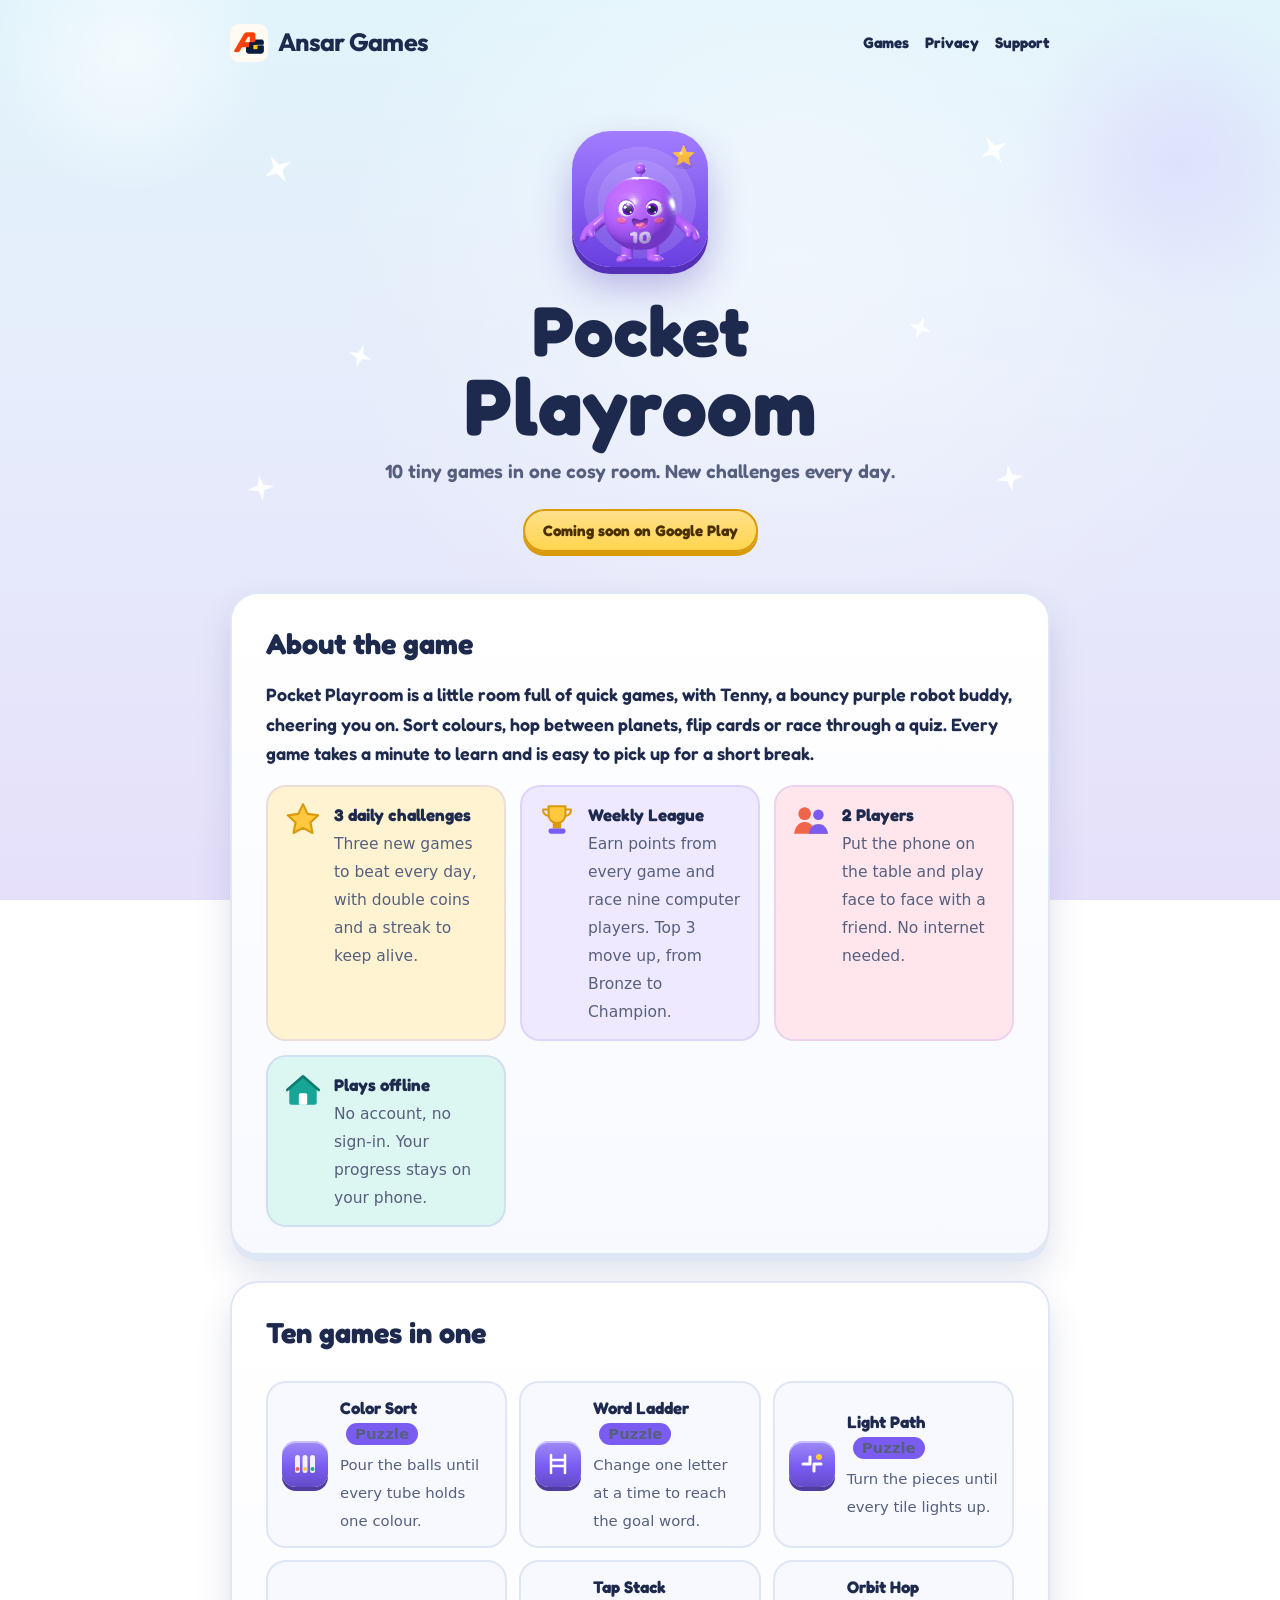
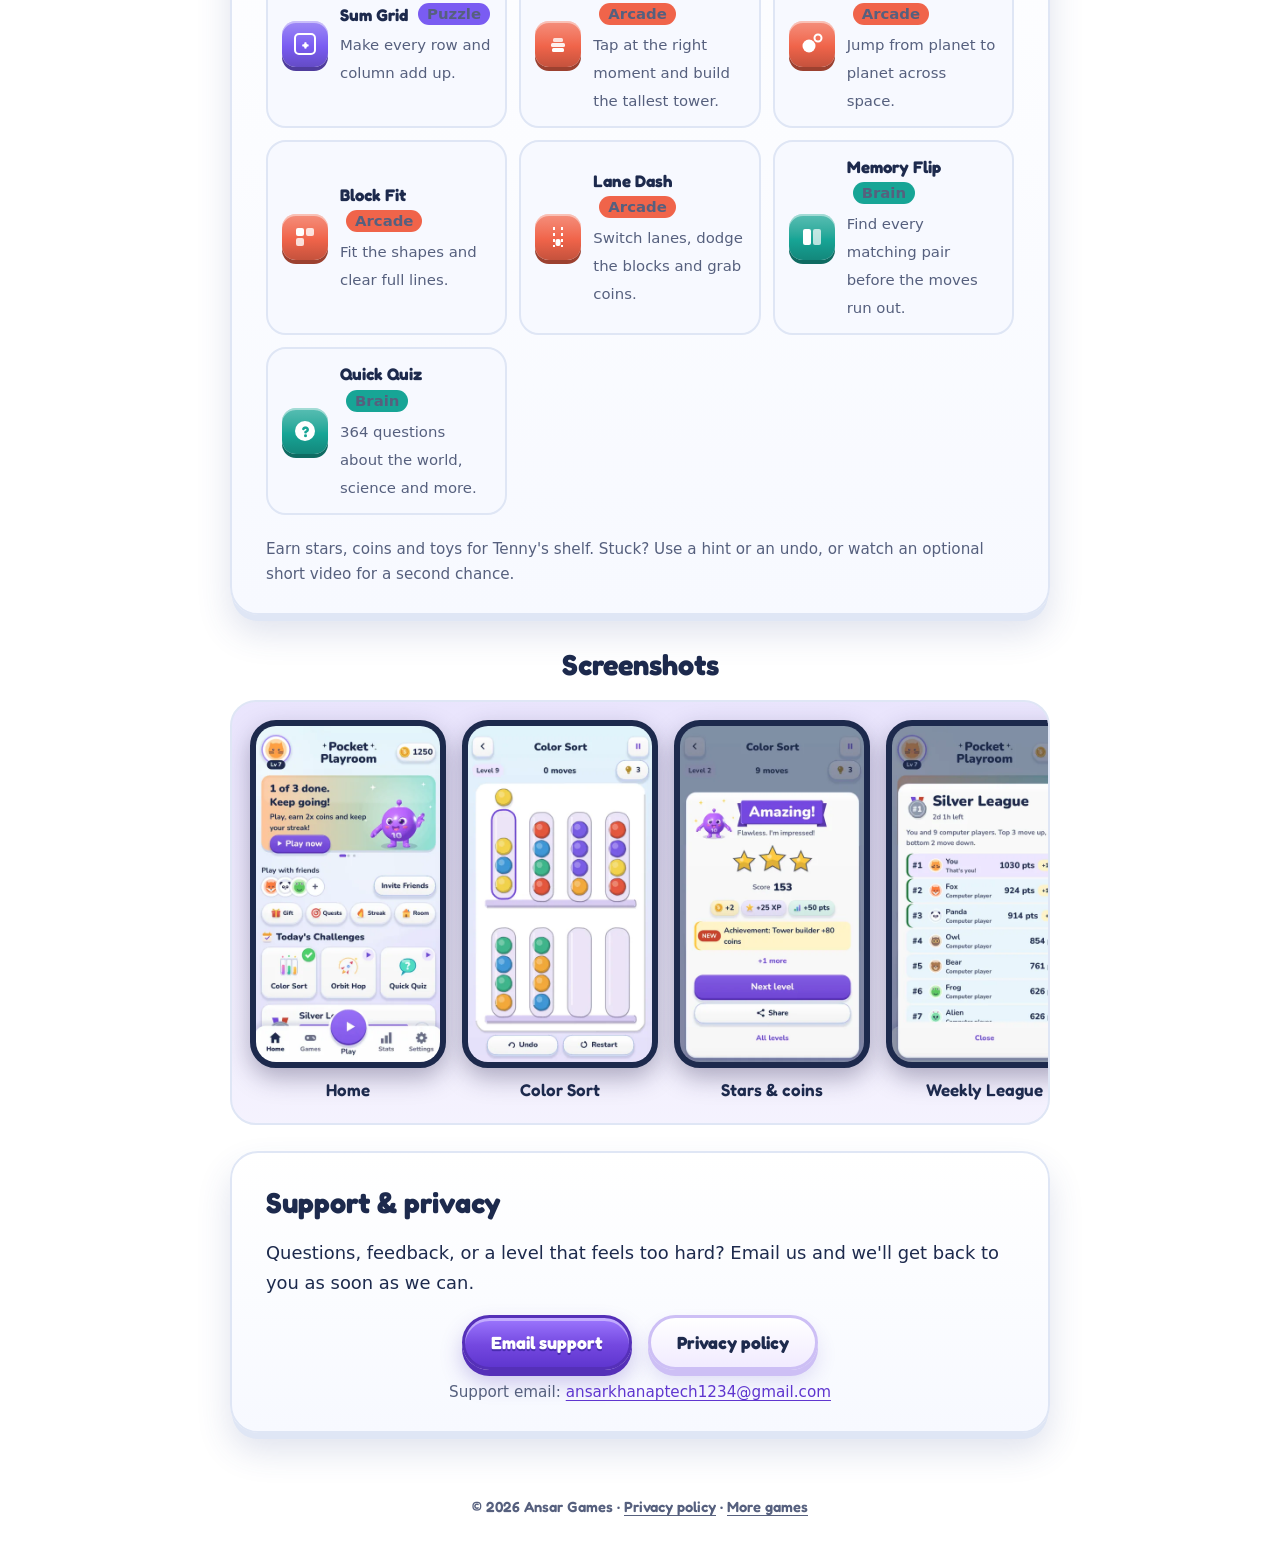
<file: pocket-playroom/index.html>
<!doctype html>
<html lang="en">
<head>
  <meta charset="utf-8">
  <meta name="viewport" content="width=device-width, initial-scale=1">
  <title>Pocket Playroom: Mini Games — Ansar Games</title>
  <meta name="description" content="Pocket Playroom is ten tiny games in one cosy room: puzzles, arcade and brain games, three daily challenges, a Weekly League against computer players and 2 Players on one phone. Plays offline. Coming soon on Google Play.">
  <meta name="theme-color" content="#e1f4fb" media="(prefers-color-scheme: light)">
  <meta name="theme-color" content="#1c1738" media="(prefers-color-scheme: dark)">
  <link rel="icon" type="image/png" sizes="180x180" href="../assets/pocket-playroom-icon.png">
  <link rel="apple-touch-icon" href="../assets/pocket-playroom-icon.png">
  <meta property="og:title" content="Pocket Playroom: Mini Games">
  <meta property="og:description" content="10 tiny games. New challenges every day.">
  <meta property="og:image" content="https://ansarkhan012.github.io/assets/pocket-playroom-icon-512.png">
  <link rel="stylesheet" href="../assets/style.css">
  <link rel="stylesheet" href="playroom.css">
</head>
<body class="playroom">
  <header class="site-header">
    <div class="wrap">
      <a class="brand" href="../"><img class="studio-brand-mark" src="../assets/ansar-games-icon-512.png" width="38" height="38" alt="">Ansar Games</a>
      <nav class="nav" aria-label="Main">
        <a href="#games">Games</a>
        <a href="privacy-policy.html">Privacy</a>
        <a href="mailto:ansarkhanaptech1234@gmail.com?subject=Pocket%20Playroom%20support">Support</a>
      </nav>
    </div>
  </header>

  <main class="wrap">
    <section class="pp-hero">
      <div class="leaves" aria-hidden="true">
        <span class="leaf" style="left:4%; top:12%; transform:rotate(-30deg)"></span>
        <span class="leaf hide-sm" style="left:14%; top:52%; transform:rotate(18deg) scale(.8)"></span>
        <span class="leaf" style="left:2%; top:80%; transform:rotate(-8deg) scale(.9)"></span>
        <span class="leaf" style="right:5%; top:8%; transform:rotate(150deg)"></span>
        <span class="leaf hide-sm" style="right:14%; top:46%; transform:rotate(200deg) scale(.8)"></span>
        <span class="leaf" style="right:3%; top:78%; transform:rotate(170deg) scale(.9)"></span>
      </div>
      <img class="icon" src="../assets/pocket-playroom-icon-512.png" width="136" height="136" alt="Pocket Playroom app icon: Tenny, a round purple 3D robot, with a gold star">
      <h1 class="logo"><span class="w1">Pocket</span><span class="w2">Playroom</span></h1>
      <p class="tagline">10 tiny games in one cosy room. New challenges every day.</p>
      <span class="soon">Coming soon on Google Play</span>
    </section>

    <section class="card">
      <h2>About the game</h2>
      <p class="lead">Pocket Playroom is a little room full of quick games, with Tenny, a bouncy purple robot buddy, cheering you on. Sort colours, hop between planets, flip cards or race through a quiz. Every game takes a minute to learn and is easy to pick up for a short break.</p>
      <div class="grid">
        <div class="tile" style="--tint:var(--pp-tint-gold)">
          <svg viewBox="0 0 36 36" aria-hidden="true"><path d="M18 3l4.4 9.2 10 1.3-7.3 6.9 1.9 9.9L18 25.4l-9 4.9 1.9-9.9-7.3-6.9 10-1.3z" fill="#ffc83d" stroke="#d99a0b" stroke-width="2" stroke-linejoin="round"/></svg>
          <div><strong>3 daily challenges</strong><span>Three new games to beat every day, with double coins and a streak to keep alive.</span></div>
        </div>
        <div class="tile">
          <svg viewBox="0 0 36 36" aria-hidden="true"><path d="M10 5h16v8a8 8 0 0 1-16 0z" fill="#ffc83d" stroke="#d99a0b" stroke-width="2"/><path d="M10 8H5a5 5 0 0 0 5 6M26 8h5a5 5 0 0 1-5 6" fill="none" stroke="#d99a0b" stroke-width="2"/><rect x="14" y="21" width="8" height="5" fill="#d99a0b"/><rect x="10" y="26" width="16" height="5" rx="2" fill="#7a5cf2"/></svg>
          <div><strong>Weekly League</strong><span>Earn points from every game and race nine computer players. Top 3 move up, from Bronze to Champion.</span></div>
        </div>
        <div class="tile" style="--tint:var(--pp-tint-pink)">
          <svg viewBox="0 0 36 36" aria-hidden="true"><circle cx="12" cy="12" r="6" fill="#f0644a"/><circle cx="25" cy="13" r="5" fill="#7a5cf2"/><path d="M2 31c1-7 5-11 10-11s9 4 10 11zM16 31c1-6 4-9 9-9s8 3 9 9z" fill="#f0644a"/><path d="M16 31c1-6 4-9 9-9s8 3 9 9z" fill="#7a5cf2"/></svg>
          <div><strong>2 Players</strong><span>Put the phone on the table and play face to face with a friend. No internet needed.</span></div>
        </div>
        <div class="tile" style="--tint:var(--pp-tint-teal)">
          <svg viewBox="0 0 36 36" aria-hidden="true"><path d="M5 17L18 6l13 11v13a2 2 0 0 1-2 2H7a2 2 0 0 1-2-2z" fill="#17a596"/><rect x="14" y="21" width="8" height="11" rx="1.5" fill="#fff"/><path d="M3 18L18 5l15 13" fill="none" stroke="#0d7d71" stroke-width="2.5" stroke-linecap="round" stroke-linejoin="round"/></svg>
          <div><strong>Plays offline</strong><span>No account, no sign-in. Your progress stays on your phone.</span></div>
        </div>
      </div>
    </section>

    <section class="card" id="games">
      <h2>Ten games in one</h2>
      <div class="games">
        <div class="game"><span class="gi" style="--c:#7a5cf2" aria-hidden="true"><svg viewBox="0 0 26 26"><g fill="#fff"><rect x="3" y="4" width="5" height="18" rx="2.5" opacity=".9"/><rect x="10.5" y="4" width="5" height="18" rx="2.5" opacity=".9"/><rect x="18" y="4" width="5" height="18" rx="2.5" opacity=".9"/></g><circle cx="5.5" cy="18" r="2" fill="#f0644a"/><circle cx="13" cy="18" r="2" fill="#ffc83d"/><circle cx="20.5" cy="18" r="2" fill="#17a596"/></svg></span><div><strong>Color Sort <span class="cat puzzle">Puzzle</span></strong><span>Pour the balls until every tube holds one colour.</span></div></div>
        <div class="game"><span class="gi" style="--c:#7a5cf2" aria-hidden="true"><svg viewBox="0 0 26 26"><path d="M6 4v18M20 4v18M6 9h14M6 15h14" stroke="#fff" stroke-width="2.5" stroke-linecap="round"/></svg></span><div><strong>Word Ladder <span class="cat puzzle">Puzzle</span></strong><span>Change one letter at a time to reach the goal word.</span></div></div>
        <div class="game"><span class="gi" style="--c:#7a5cf2" aria-hidden="true"><svg viewBox="0 0 26 26"><path d="M4 13h7v-7M15 20v-7h7" fill="none" stroke="#fff" stroke-width="3" stroke-linecap="round" stroke-linejoin="round"/><circle cx="20" cy="6" r="3" fill="#ffc83d"/></svg></span><div><strong>Light Path <span class="cat puzzle">Puzzle</span></strong><span>Turn the pieces until every tile lights up.</span></div></div>
        <div class="game"><span class="gi" style="--c:#7a5cf2" aria-hidden="true"><svg viewBox="0 0 26 26"><text x="13" y="18" text-anchor="middle" font-size="14" font-weight="700" fill="#fff" font-family="Fredoka, sans-serif">+</text><rect x="3" y="3" width="20" height="20" rx="4" fill="none" stroke="#fff" stroke-width="2"/></svg></span><div><strong>Sum Grid <span class="cat puzzle">Puzzle</span></strong><span>Make every row and column add up.</span></div></div>
        <div class="game"><span class="gi" style="--c:#f0644a" aria-hidden="true"><svg viewBox="0 0 26 26"><g fill="#fff"><rect x="7" y="17" width="12" height="4" rx="1.5"/><rect x="6" y="12" width="14" height="4" rx="1.5" opacity=".9"/><rect x="8" y="7" width="10" height="4" rx="1.5" opacity=".8"/></g></svg></span><div><strong>Tap Stack <span class="cat arcade">Arcade</span></strong><span>Tap at the right moment and build the tallest tower.</span></div></div>
        <div class="game"><span class="gi" style="--c:#f0644a" aria-hidden="true"><svg viewBox="0 0 26 26"><circle cx="10" cy="15" r="6.5" fill="#fff"/><circle cx="19" cy="7" r="3.5" fill="none" stroke="#fff" stroke-width="2"/></svg></span><div><strong>Orbit Hop <span class="cat arcade">Arcade</span></strong><span>Jump from planet to planet across space.</span></div></div>
        <div class="game"><span class="gi" style="--c:#f0644a" aria-hidden="true"><svg viewBox="0 0 26 26"><g fill="#fff"><rect x="4" y="4" width="8" height="8" rx="2"/><rect x="14" y="4" width="8" height="8" rx="2" opacity=".8"/><rect x="4" y="14" width="8" height="8" rx="2" opacity=".8"/></g></svg></span><div><strong>Block Fit <span class="cat arcade">Arcade</span></strong><span>Fit the shapes and clear full lines.</span></div></div>
        <div class="game"><span class="gi" style="--c:#f0644a" aria-hidden="true"><svg viewBox="0 0 26 26"><path d="M9 3v20M17 3v20" stroke="#fff" stroke-width="2" stroke-dasharray="3 3"/><rect x="10.5" y="15" width="5" height="7" rx="2" fill="#fff"/></svg></span><div><strong>Lane Dash <span class="cat arcade">Arcade</span></strong><span>Switch lanes, dodge the blocks and grab coins.</span></div></div>
        <div class="game"><span class="gi" style="--c:#17a596" aria-hidden="true"><svg viewBox="0 0 26 26"><rect x="4" y="5" width="8" height="16" rx="2" fill="#fff"/><rect x="14" y="5" width="8" height="16" rx="2" fill="#fff" opacity=".7"/></svg></span><div><strong>Memory Flip <span class="cat brain">Brain</span></strong><span>Find every matching pair before the moves run out.</span></div></div>
        <div class="game"><span class="gi" style="--c:#17a596" aria-hidden="true"><svg viewBox="0 0 26 26"><circle cx="13" cy="13" r="10" fill="#fff"/><text x="13" y="18.5" text-anchor="middle" font-size="15" font-weight="700" fill="#17a596" font-family="Fredoka, sans-serif">?</text></svg></span><div><strong>Quick Quiz <span class="cat brain">Brain</span></strong><span>364 questions about the world, science and more.</span></div></div>
      </div>
      <p class="small" style="margin:14px 0 0">Earn stars, coins and toys for Tenny's shelf. Stuck? Use a hint or an undo, or watch an optional short video for a second chance.</p>
    </section>

    <section aria-labelledby="shots-title">
      <h2 id="shots-title" class="room-title">Screenshots</h2>
      <div class="shelf">
        <ul>
          <li><img class="phone" src="screens/home.webp" width="196" height="348" loading="lazy" alt="Home with today's challenges, shortcuts and the Weekly League card">Home</li>
          <li><img class="phone" src="screens/color-sort.webp" width="196" height="348" loading="lazy" alt="Color Sort level with coloured balls in tubes">Color Sort</li>
          <li><img class="phone" src="screens/stars.webp" width="196" height="348" loading="lazy" alt="Result card with three stars, coins and XP">Stars &amp; coins</li>
          <li><img class="phone" src="screens/league.webp" width="196" height="348" loading="lazy" alt="Silver League table with the player in first place and computer players below">Weekly League</li>
          <li><img class="phone" src="screens/orbit-hop.webp" width="196" height="348" loading="lazy" alt="Orbit Hop: Tenny ready to jump between planets in space">Orbit Hop</li>
          <li><img class="phone" src="screens/quiz.webp" width="196" height="348" loading="lazy" alt="Quick Quiz question with four answers">Quick Quiz</li>
          <li><img class="phone" src="screens/two-players.webp" width="196" height="348" loading="lazy" alt="2 Players menu with face to face games">2 Players</li>
        </ul>
      </div>
    </section>

    <section class="card">
      <h2>Support &amp; privacy</h2>
      <p class="lead" style="font-family:var(--font)">Questions, feedback, or a level that feels too hard? Email us and we'll get back to you as soon as we can.</p>
      <div class="links-row">
        <a class="btn" href="mailto:ansarkhanaptech1234@gmail.com?subject=Pocket%20Playroom%20support">Email support</a>
        <a class="btn light" href="privacy-policy.html">Privacy policy</a>
      </div>
      <p class="small center" style="margin:10px 0 0">Support email: <a href="mailto:ansarkhanaptech1234@gmail.com">ansarkhanaptech1234@gmail.com</a></p>
    </section>
  </main>

  <footer class="site-footer">
    <div class="wrap">
      © 2026 Ansar Games · <a href="privacy-policy.html">Privacy policy</a> · <a href="../">More games</a>
    </div>
  </footer>
</body>
</html>
</file>
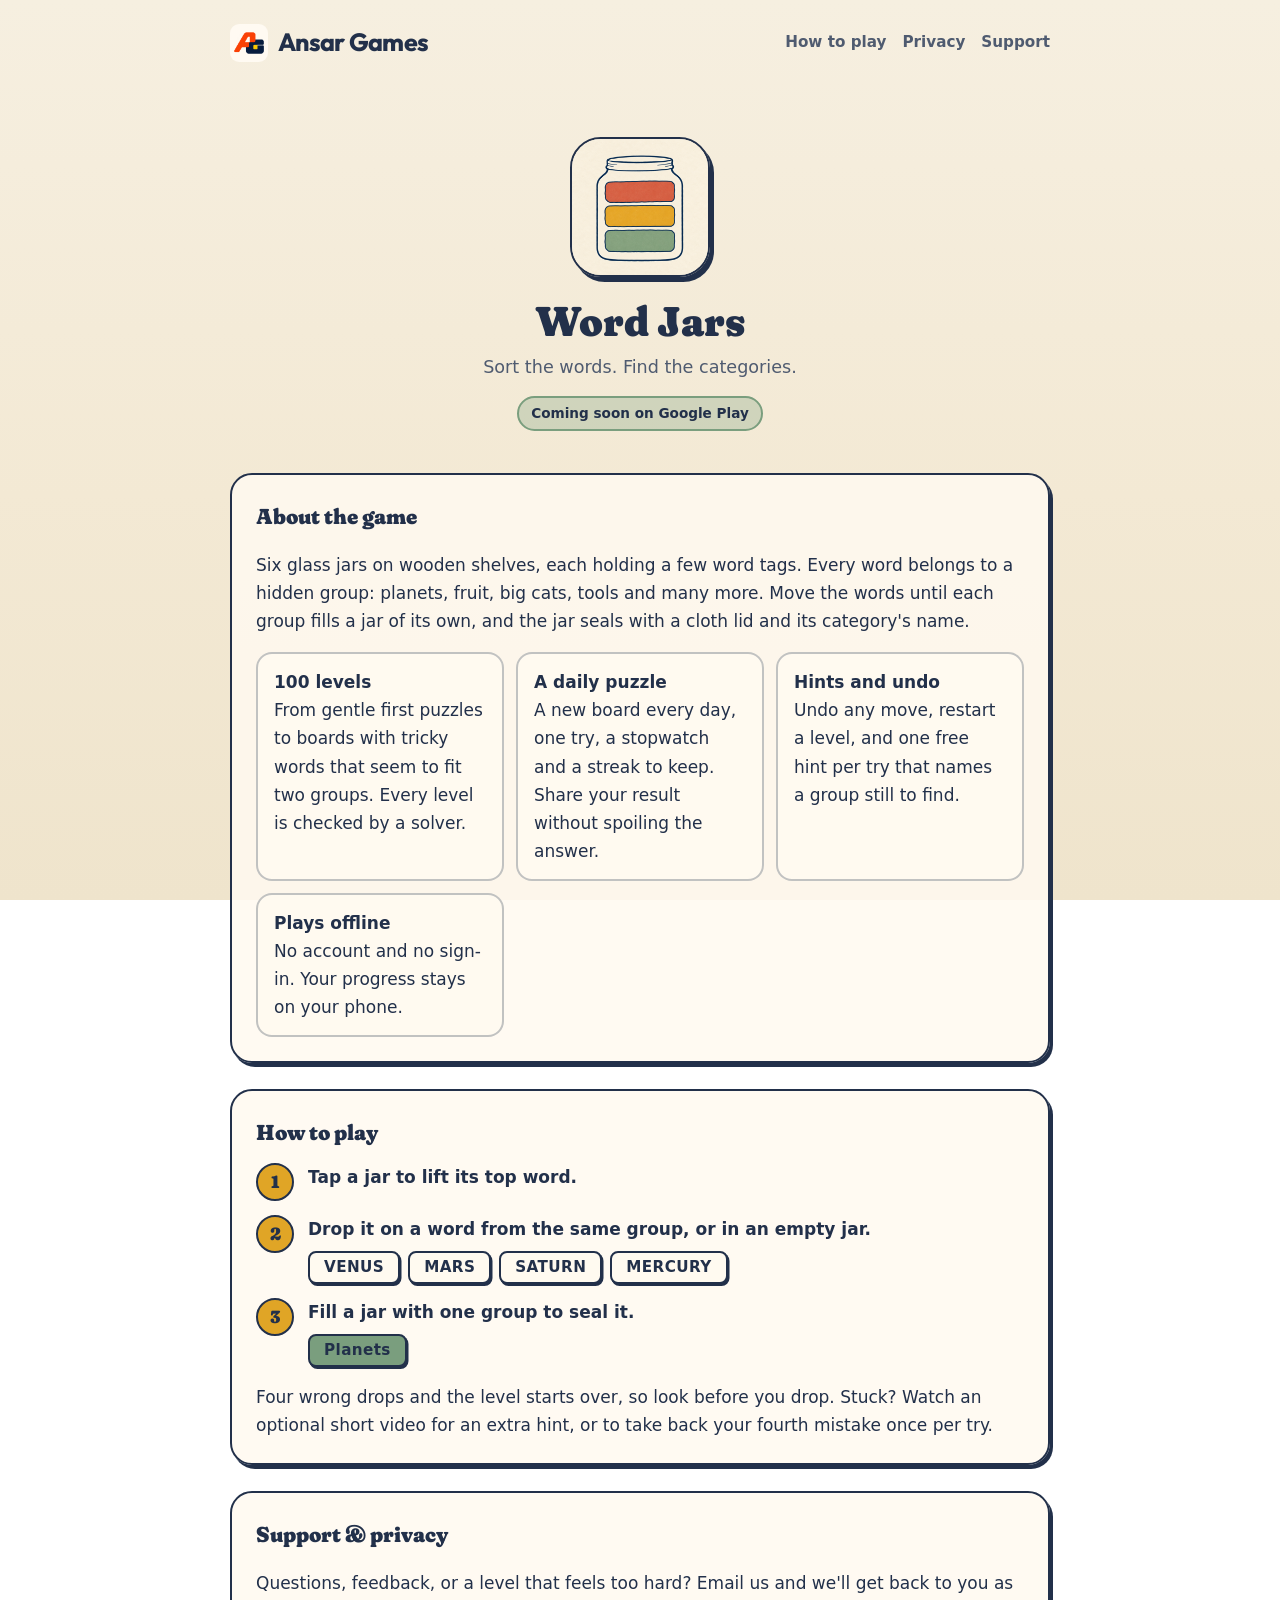
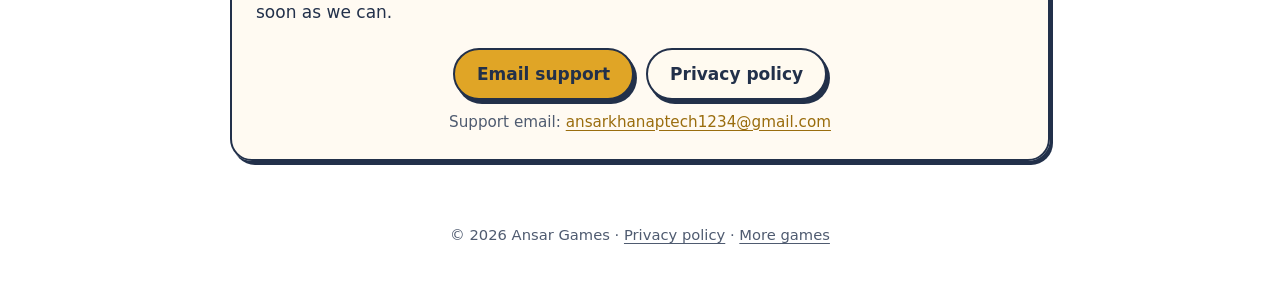
<file: word-jars/index.html>
<!doctype html>
<html lang="en">
<head>
  <meta charset="utf-8">
  <meta name="viewport" content="width=device-width, initial-scale=1">
  <title>Word Jars: Word Sort Puzzle — Ansar Games</title>
  <meta name="description" content="Word Jars is a cozy word sorting puzzle: lift words from jars, group them by their hidden category and seal each jar. 100 levels plus a new daily puzzle every day. Coming soon on Google Play.">
  <meta name="theme-color" content="#f6efe0" media="(prefers-color-scheme: light)">
  <meta name="theme-color" content="#1b2436" media="(prefers-color-scheme: dark)">
  <link rel="icon" type="image/png" sizes="180x180" href="../assets/word-jars-icon.png">
  <link rel="apple-touch-icon" href="../assets/word-jars-icon.png">
  <meta property="og:title" content="Word Jars: Word Sort Puzzle">
  <meta property="og:description" content="Sort the words. Find the categories.">
  <meta property="og:image" content="https://ansarkhan012.github.io/assets/word-jars-icon-512.png">
  <link rel="stylesheet" href="../assets/style.css">
  <link rel="stylesheet" href="jars.css">
</head>
<body class="jars">
  <header class="site-header">
    <div class="wrap">
      <a class="brand" href="../"><img class="studio-brand-mark" src="../assets/ansar-games-icon-512.png" width="38" height="38" alt="">Ansar Games</a>
      <nav class="nav" aria-label="Main">
        <a href="#how">How to play</a>
        <a href="privacy-policy.html">Privacy</a>
        <a href="mailto:ansarkhanaptech1234@gmail.com?subject=Word%20Jars%20support">Support</a>
      </nav>
    </div>
  </header>

  <main class="wrap">
    <section class="app-hero">
      <img src="../assets/word-jars-icon-512.png" width="140" height="140" alt="Word Jars app icon: a glass jar holding red, mustard and green word tags">
      <h1>Word Jars</h1>
      <p class="tagline">Sort the words. Find the categories.</p>
      <span class="pill">Coming soon on Google Play</span>
    </section>

    <section class="card">
      <h2>About the game</h2>
      <p>Six glass jars on wooden shelves, each holding a few word tags. Every word belongs to a hidden group: planets, fruit, big cats, tools and many more. Move the words until each group fills a jar of its own, and the jar seals with a cloth lid and its category's name.</p>
      <ul class="features">
        <li><strong>100 levels</strong>From gentle first puzzles to boards with tricky words that seem to fit two groups. Every level is checked by a solver.</li>
        <li><strong>A daily puzzle</strong>A new board every day, one try, a stopwatch and a streak to keep. Share your result without spoiling the answer.</li>
        <li><strong>Hints and undo</strong>Undo any move, restart a level, and one free hint per try that names a group still to find.</li>
        <li><strong>Plays offline</strong>No account and no sign-in. Your progress stays on your phone.</li>
      </ul>
    </section>

    <section class="card" id="how">
      <h2>How to play</h2>
      <ol class="steps">
        <li><span class="num">1</span><div><strong>Tap a jar to lift its top word.</strong></div></li>
        <li><span class="num">2</span><div><strong>Drop it on a word from the same group, or in an empty jar.</strong>
          <ul class="tags" aria-label="Example words"><li>VENUS</li><li>MARS</li><li>SATURN</li><li>MERCURY</li></ul></div></li>
        <li><span class="num">3</span><div><strong>Fill a jar with one group to seal it.</strong>
          <ul class="tags" aria-label="A sealed jar of planets"><li class="sealed">Planets</li></ul></div></li>
      </ol>
      <p style="margin:16px 0 0">Four wrong drops and the level starts over, so look before you drop. Stuck? Watch an optional short video for an extra hint, or to take back your fourth mistake once per try.</p>
    </section>

    <section class="card">
      <h2>Support &amp; privacy</h2>
      <p>Questions, feedback, or a level that feels too hard? Email us and we'll get back to you as soon as we can.</p>
      <div class="links">
        <a class="button" href="mailto:ansarkhanaptech1234@gmail.com?subject=Word%20Jars%20support">Email support</a>
        <a class="button secondary" href="privacy-policy.html">Privacy policy</a>
      </div>
      <p style="text-align:center;color:var(--text-soft);font-size:.95rem;margin:10px 0 0">
        Support email: <a href="mailto:ansarkhanaptech1234@gmail.com">ansarkhanaptech1234@gmail.com</a>
      </p>
    </section>
  </main>

  <footer class="site-footer">
    <div class="wrap">
      © 2026 Ansar Games · <a href="privacy-policy.html">Privacy policy</a> · <a href="../">More games</a>
    </div>
  </footer>
</body>
</html>
</file>
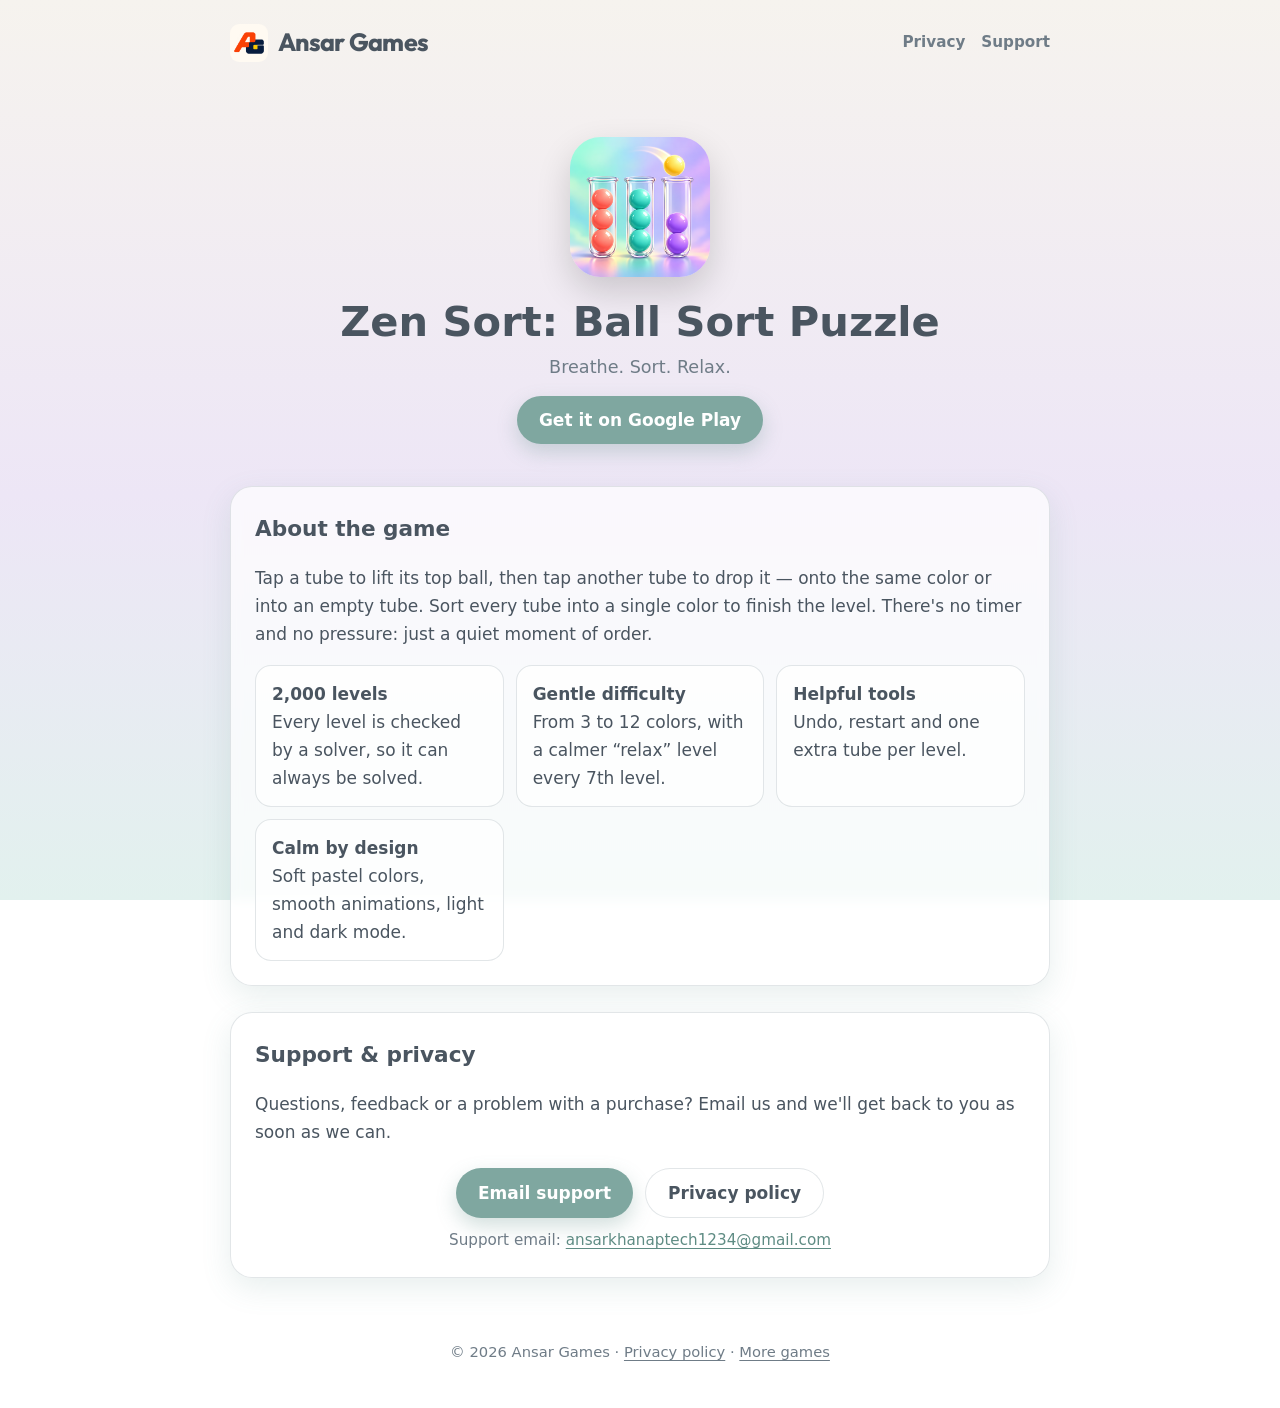
<file: zen-sort/index.html>
<!doctype html>
<html lang="en">
<head>
  <meta charset="utf-8">
  <meta name="viewport" content="width=device-width, initial-scale=1">
  <title>Zen Sort: Ball Sort Puzzle — Ansar Games</title>
  <meta name="description" content="Zen Sort is a calm, relaxing ball sort puzzle with 2,000 levels, soft pastel colors and smooth animations. Available on Google Play.">
  <meta name="theme-color" content="#f6f3ee" media="(prefers-color-scheme: light)">
  <meta name="theme-color" content="#232a31" media="(prefers-color-scheme: dark)">
  <link rel="icon" type="image/png" sizes="32x32" href="../assets/favicon-32.png">
  <link rel="apple-touch-icon" href="../assets/apple-touch-icon.png">
  <meta property="og:title" content="Zen Sort: Ball Sort Puzzle">
  <meta property="og:description" content="Breathe. Sort. Relax.">
  <meta property="og:image" content="https://ansarkhan012.github.io/assets/zen-sort-icon-512.png">
  <link rel="stylesheet" href="../assets/style.css">
</head>
<body>
  <header class="site-header">
    <div class="wrap">
      <a class="brand" href="../"><img class="studio-brand-mark" src="../assets/ansar-games-icon-512.png" width="38" height="38" alt="">Ansar Games</a>
      <nav class="nav" aria-label="Main">
        <a href="privacy-policy.html">Privacy</a>
        <a href="mailto:ansarkhanaptech1234@gmail.com?subject=Zen%20Sort%20support">Support</a>
      </nav>
    </div>
  </header>

  <main class="wrap">
    <section class="app-hero">
      <img src="../assets/zen-sort-icon.png" width="140" height="140" alt="Zen Sort app icon">
      <h1>Zen Sort: Ball Sort Puzzle</h1>
      <p class="tagline">Breathe. Sort. Relax.</p>
      <a class="button" href="https://play.google.com/store/apps/details?id=com.ansardev.zensort">Get it on Google Play</a>
    </section>

    <section class="card">
      <h2>About the game</h2>
      <p>Tap a tube to lift its top ball, then tap another tube to drop it — onto the same color or into an empty tube. Sort every tube into a single color to finish the level. There's no timer and no pressure: just a quiet moment of order.</p>
      <ul class="features">
        <li><strong>2,000 levels</strong>Every level is checked by a solver, so it can always be solved.</li>
        <li><strong>Gentle difficulty</strong>From 3 to 12 colors, with a calmer “relax” level every 7th level.</li>
        <li><strong>Helpful tools</strong>Undo, restart and one extra tube per level.</li>
        <li><strong>Calm by design</strong>Soft pastel colors, smooth animations, light and dark mode.</li>
      </ul>
    </section>

    <section class="card">
      <h2>Support &amp; privacy</h2>
      <p>Questions, feedback or a problem with a purchase? Email us and we'll get back to you as soon as we can.</p>
      <div class="links">
        <a class="button" href="mailto:ansarkhanaptech1234@gmail.com?subject=Zen%20Sort%20support">Email support</a>
        <a class="button secondary" href="privacy-policy.html">Privacy policy</a>
      </div>
      <p style="text-align:center;color:var(--text-soft);font-size:.95rem;margin:10px 0 0">
        Support email: <a href="mailto:ansarkhanaptech1234@gmail.com">ansarkhanaptech1234@gmail.com</a>
      </p>
    </section>
  </main>

  <footer class="site-footer">
    <div class="wrap">
      © 2026 Ansar Games · <a href="privacy-policy.html">Privacy policy</a> · <a href="../">More games</a>
    </div>
  </footer>
</body>
</html>
</file>
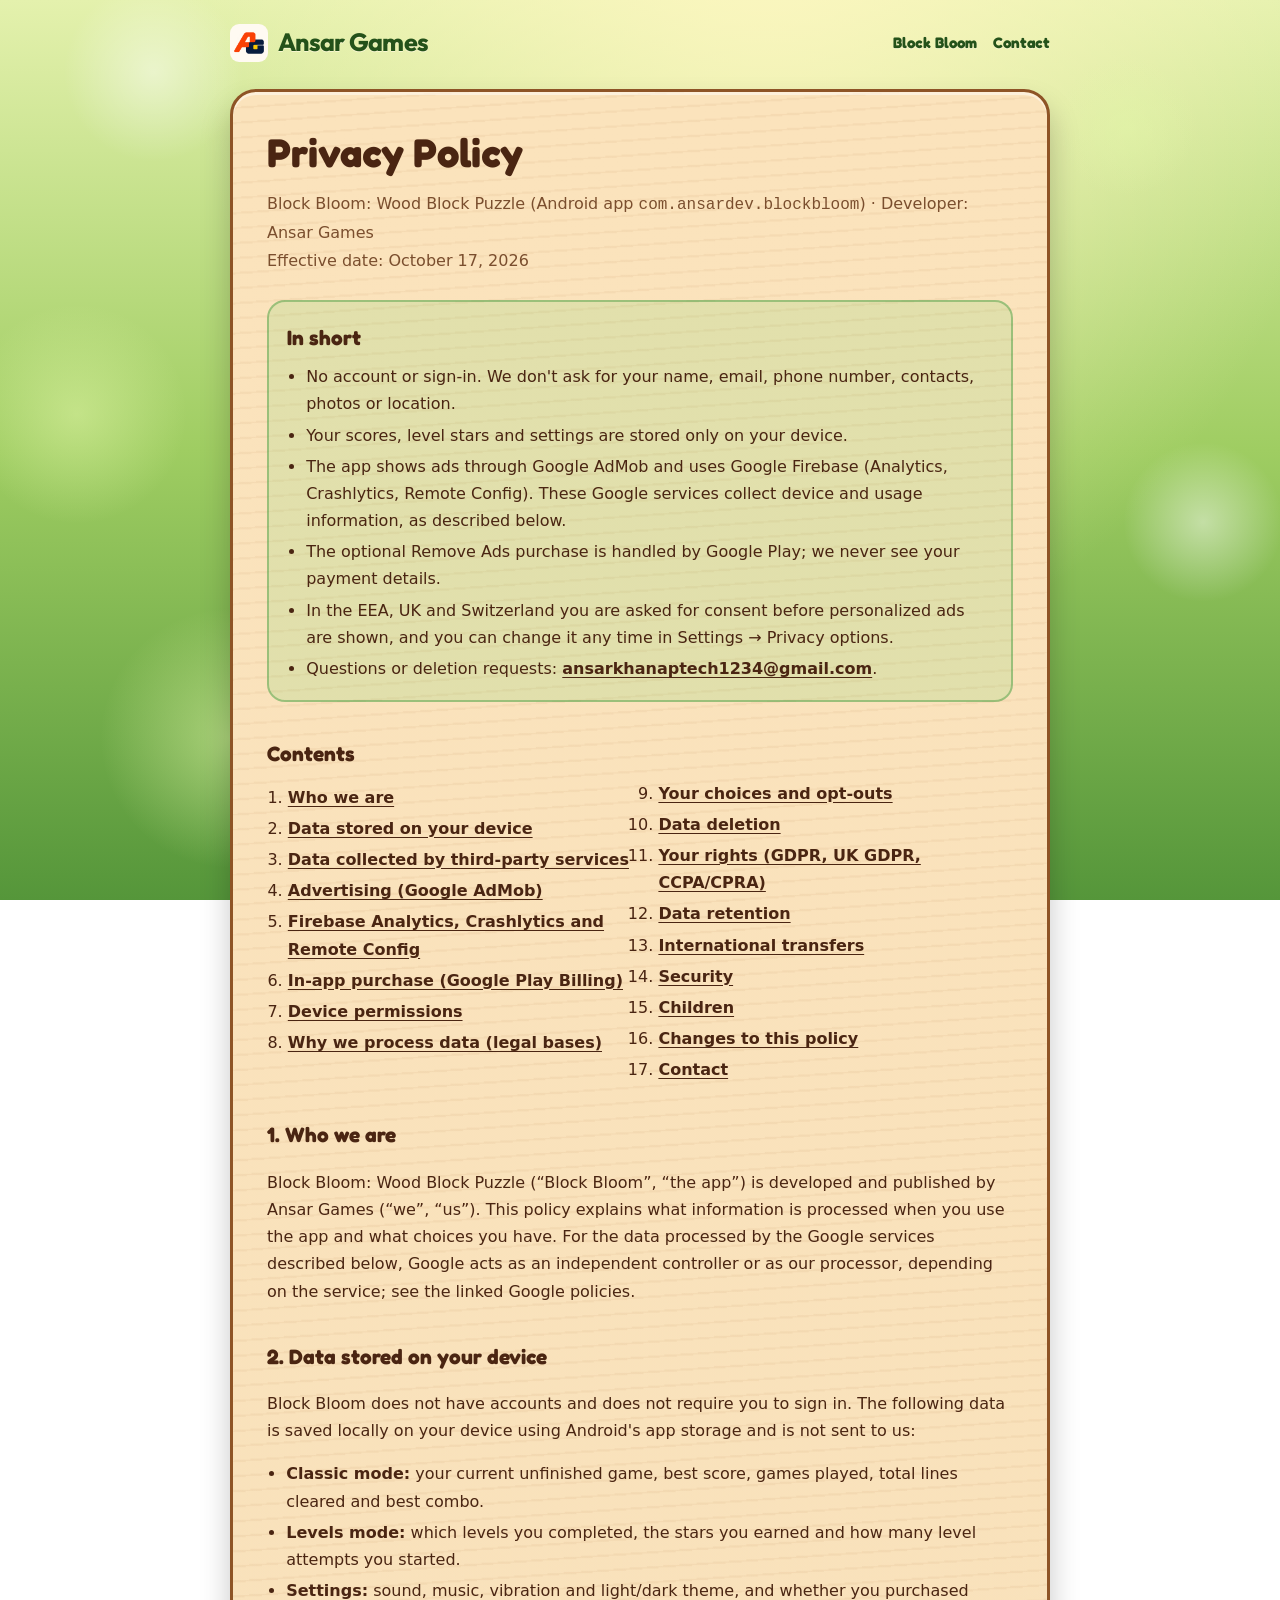
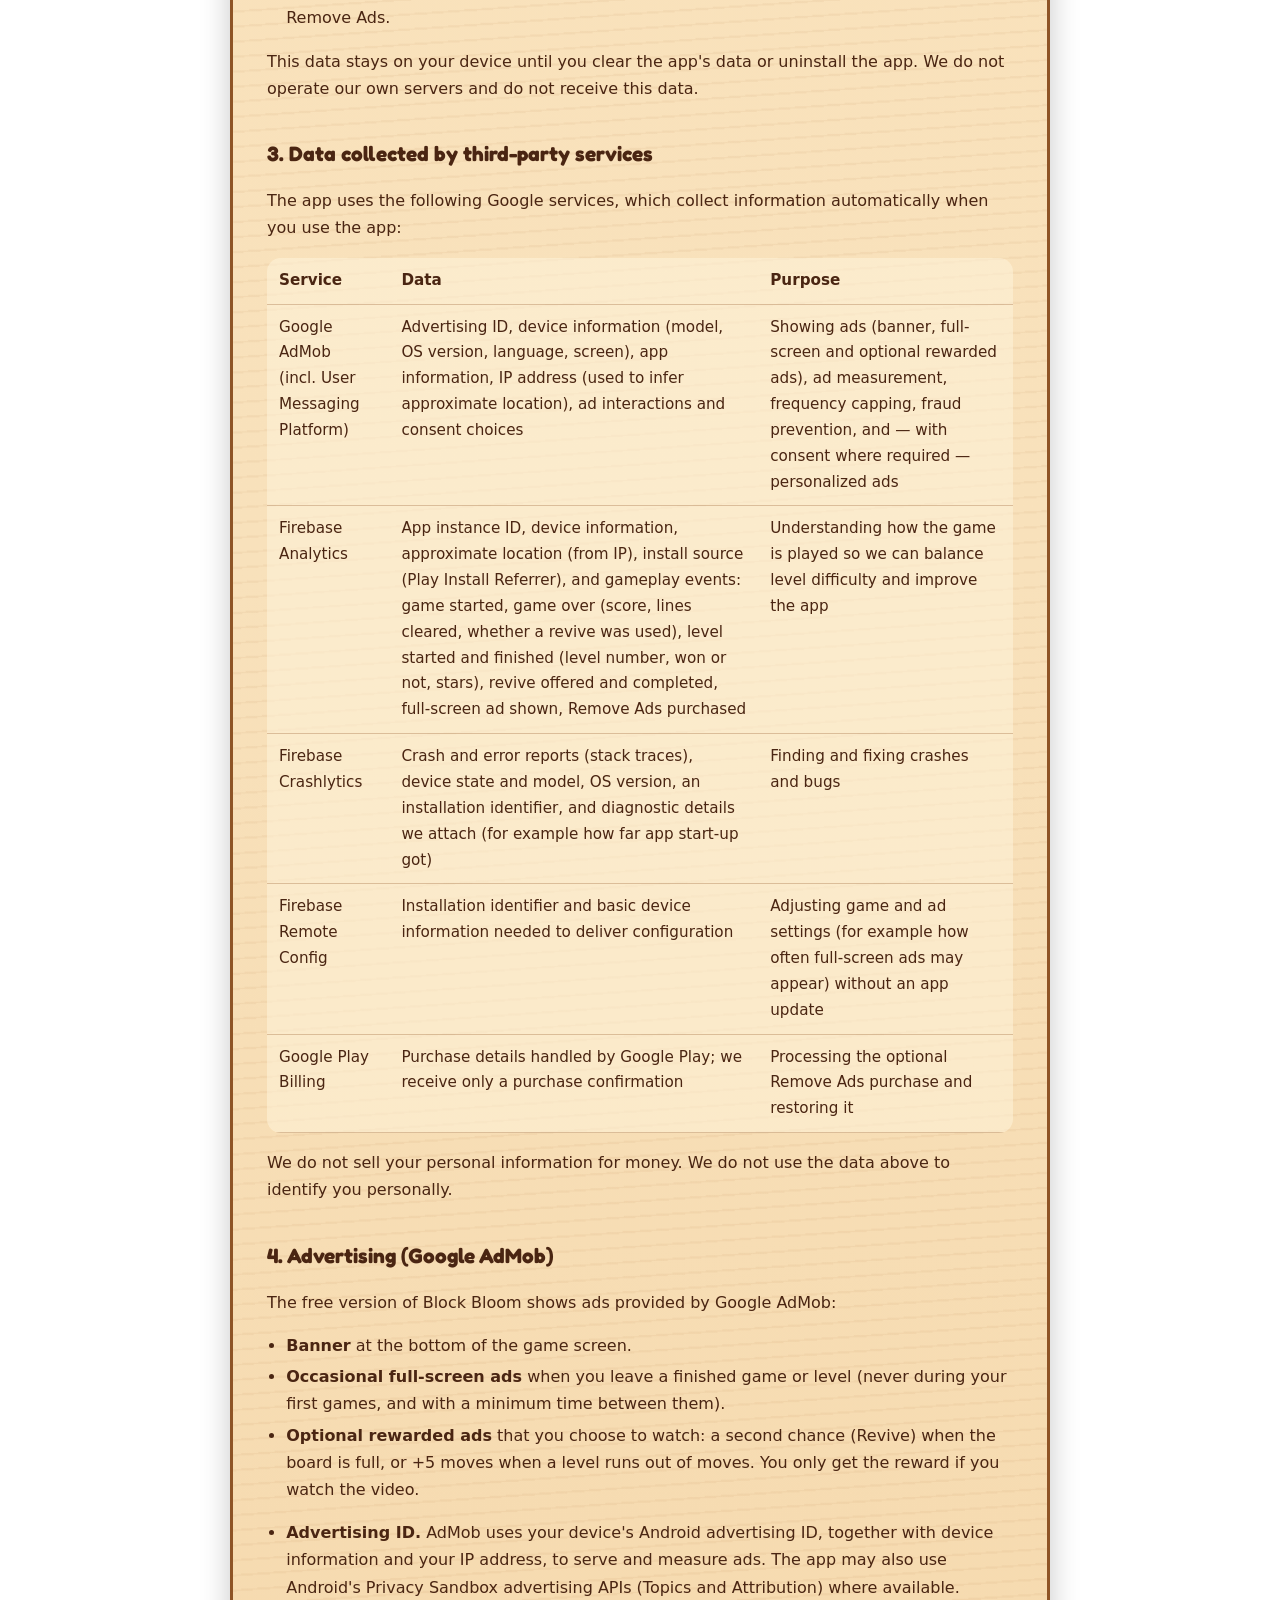
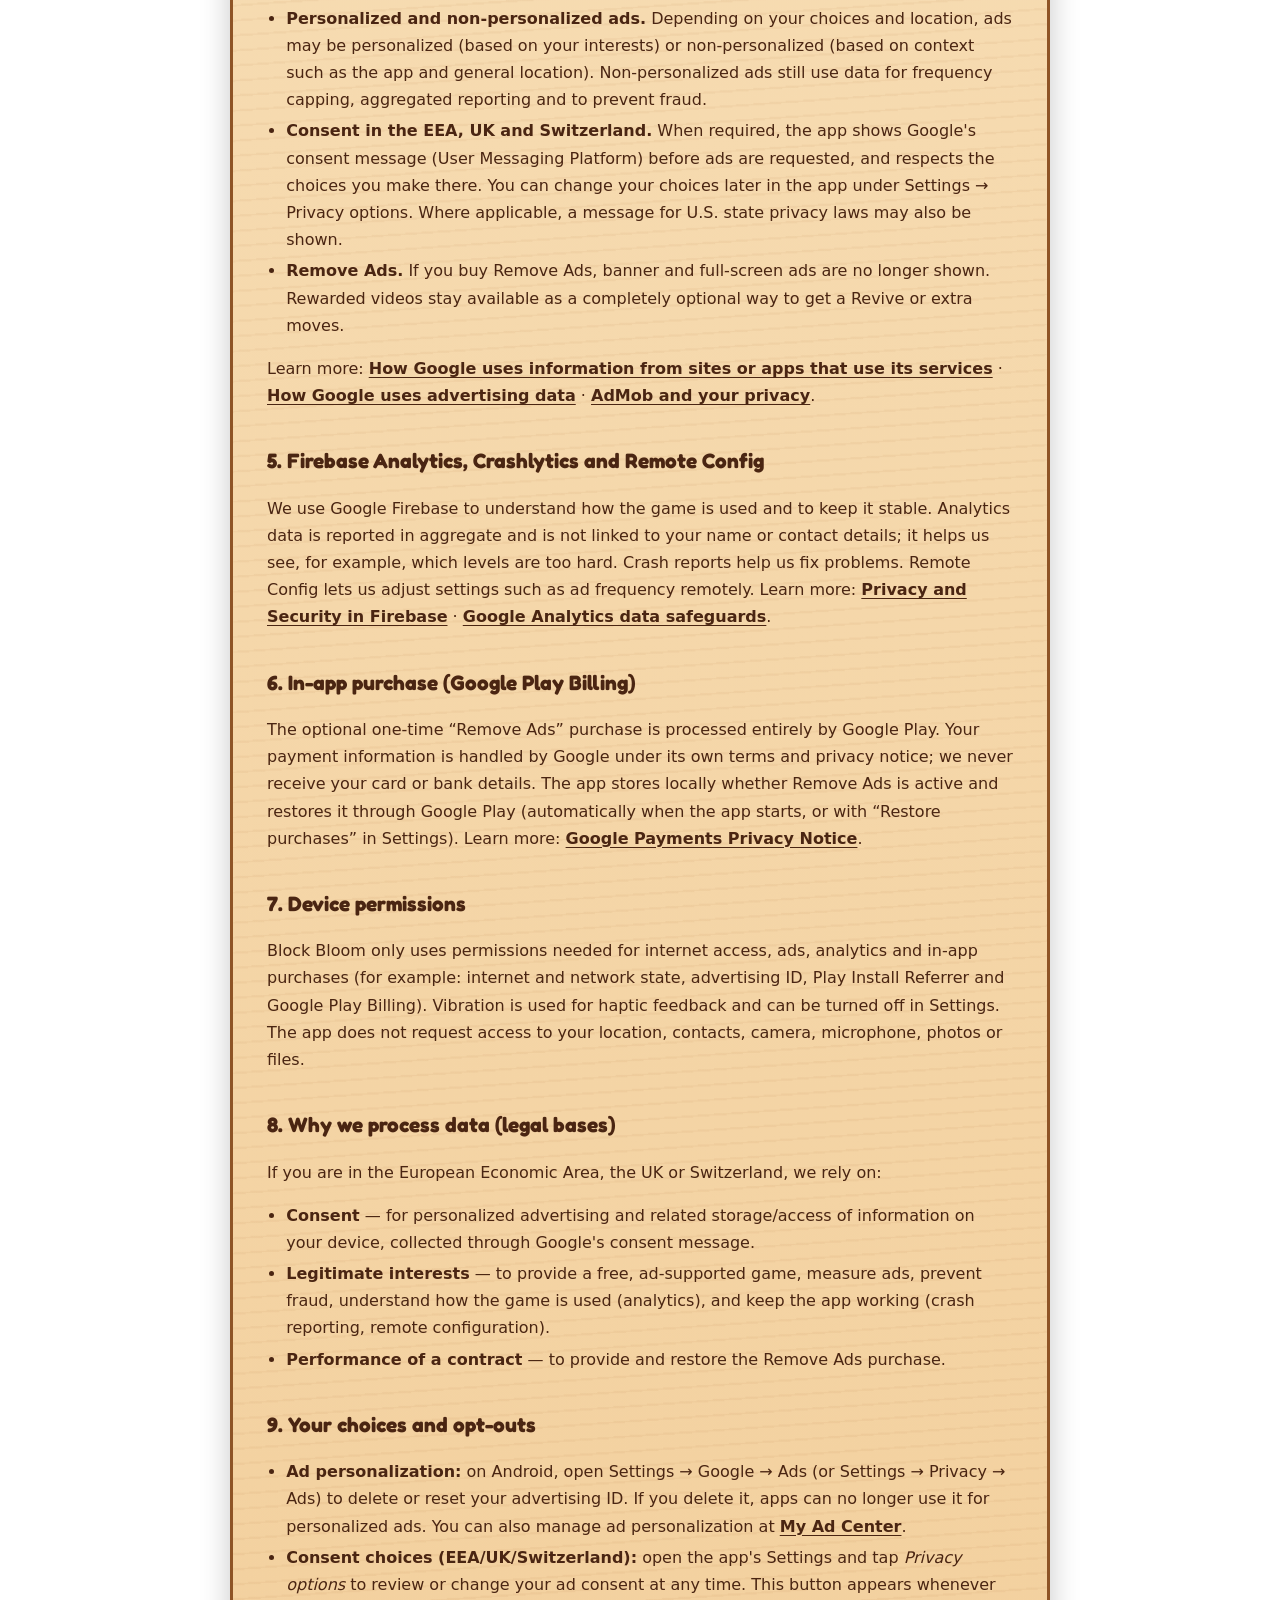
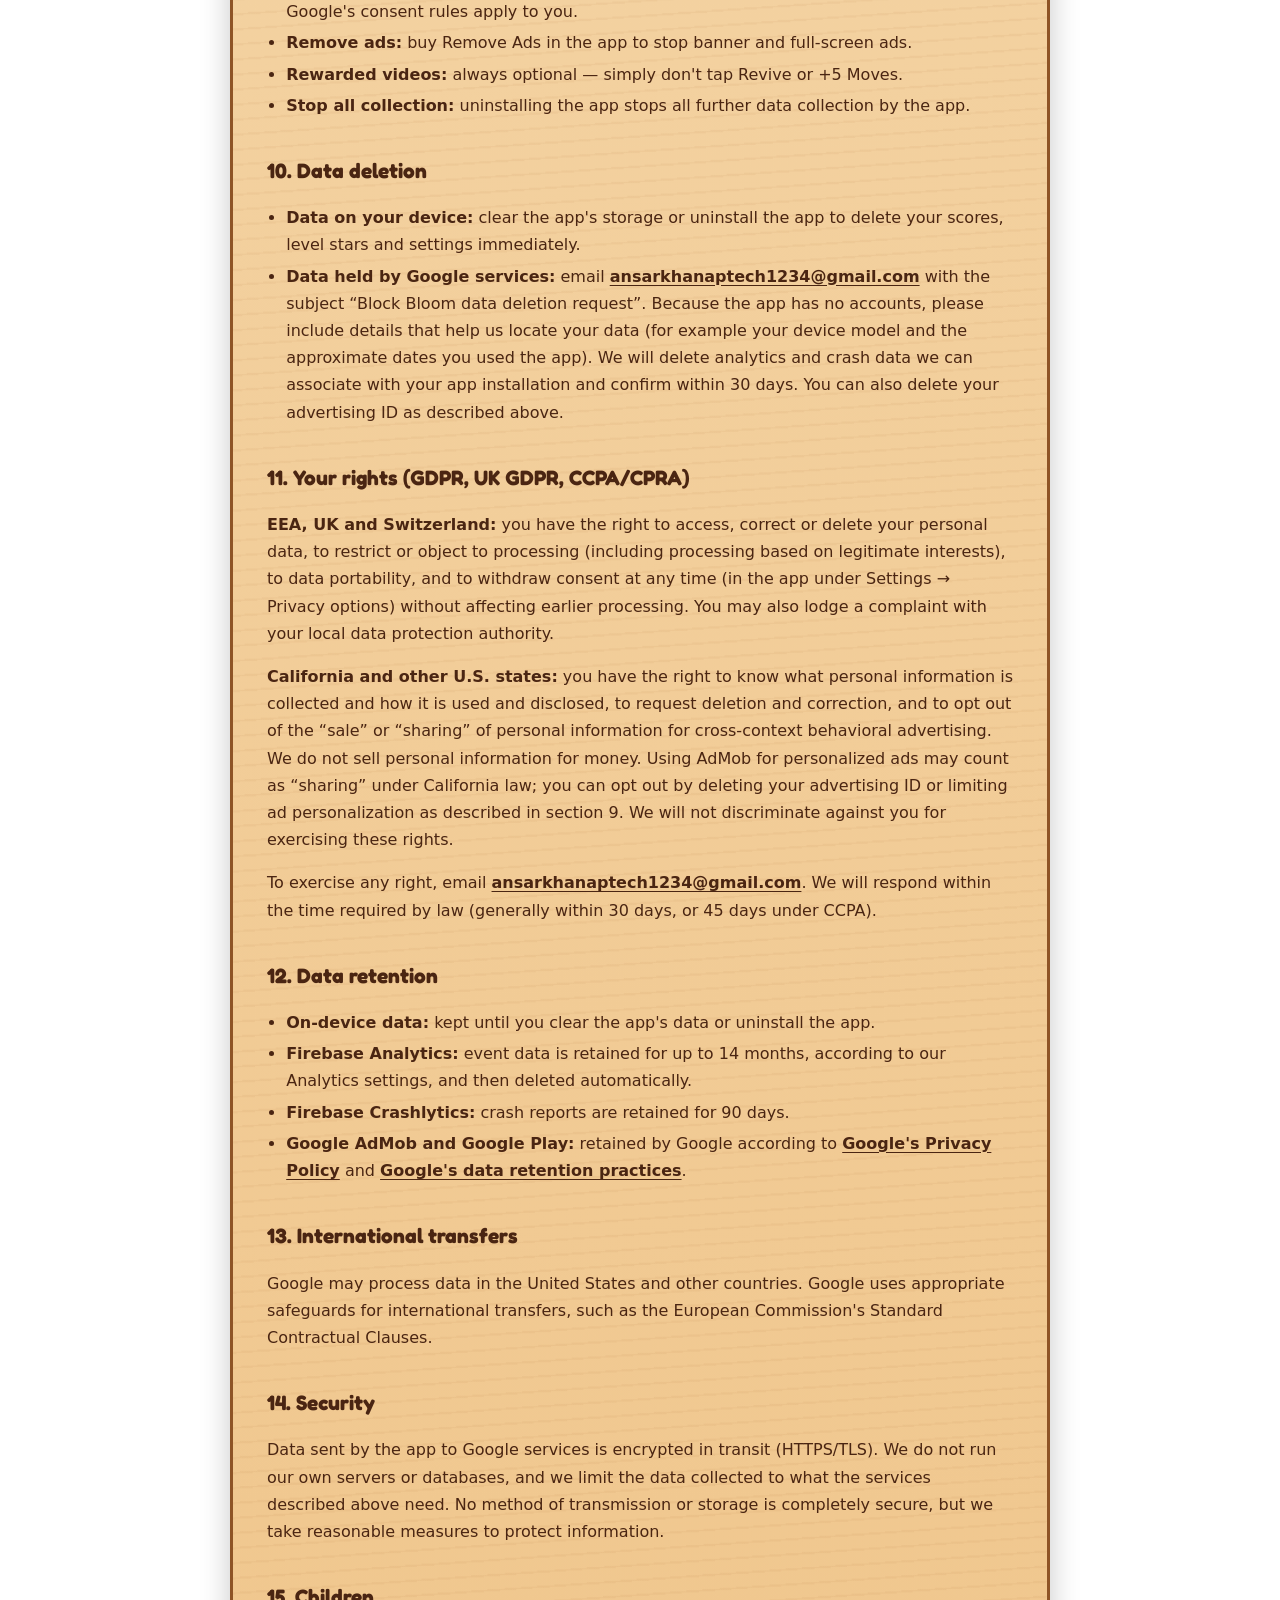
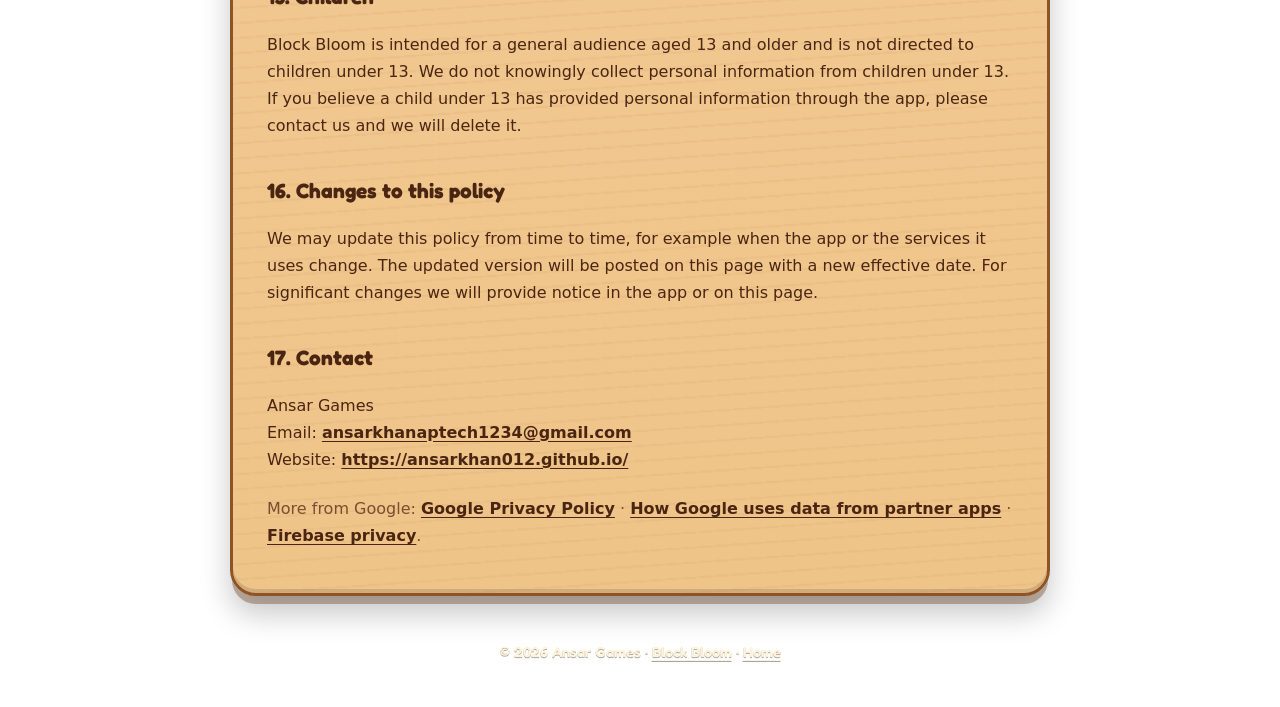
<file: block-bloom/privacy-policy.html>
<!doctype html>
<html lang="en">
<head>
  <meta charset="utf-8">
  <meta name="viewport" content="width=device-width, initial-scale=1">
  <title>Privacy Policy — Block Bloom: Wood Block Puzzle</title>
  <meta name="description" content="Privacy policy for Block Bloom: Wood Block Puzzle (Android app com.ansardev.blockbloom) by Ansar Games.">
  <meta name="theme-color" content="#9fcd62" media="(prefers-color-scheme: light)">
  <meta name="theme-color" content="#173528" media="(prefers-color-scheme: dark)">
  <link rel="icon" type="image/png" sizes="180x180" href="../assets/block-bloom-icon.png">
  <link rel="stylesheet" href="../assets/style.css">
  <link rel="stylesheet" href="bloom.css">
</head>
<body class="bloom">
  <header class="site-header">
    <div class="wrap">
      <a class="brand" href="../"><img class="studio-brand-mark" src="../assets/ansar-games-icon-512.png" width="38" height="38" alt="">Ansar Games</a>
      <nav class="nav" aria-label="Main">
        <a href="./">Block Bloom</a>
        <a href="mailto:ansarkhanaptech1234@gmail.com?subject=Block%20Bloom%20privacy">Contact</a>
      </nav>
    </div>
  </header>

  <main class="wrap">
    <article class="wood pale policy" style="margin:18px 0 8px">
      <h1>Privacy Policy</h1>
      <p class="meta">Block Bloom: Wood Block Puzzle (Android app <code>com.ansardev.blockbloom</code>) · Developer: Ansar Games<br>Effective date: October 17, 2026</p>

      <section class="summary" aria-labelledby="short">
        <h2 id="short">In short</h2>
        <ul>
          <li>No account or sign-in. We don't ask for your name, email, phone number, contacts, photos or location.</li>
          <li>Your scores, level stars and settings are stored only on your device.</li>
          <li>The app shows ads through Google AdMob and uses Google Firebase (Analytics, Crashlytics, Remote Config). These Google services collect device and usage information, as described below.</li>
          <li>The optional Remove Ads purchase is handled by Google Play; we never see your payment details.</li>
          <li>In the EEA, UK and Switzerland you are asked for consent before personalized ads are shown, and you can change it any time in Settings → Privacy options.</li>
          <li>Questions or deletion requests: <a href="mailto:ansarkhanaptech1234@gmail.com">ansarkhanaptech1234@gmail.com</a>.</li>
        </ul>
      </section>

      <h2 id="contents">Contents</h2>
      <ol class="toc">
        <li><a href="#who">Who we are</a></li>
        <li><a href="#device">Data stored on your device</a></li>
        <li><a href="#third">Data collected by third-party services</a></li>
        <li><a href="#ads">Advertising (Google AdMob)</a></li>
        <li><a href="#firebase">Firebase Analytics, Crashlytics and Remote Config</a></li>
        <li><a href="#iap">In-app purchase (Google Play Billing)</a></li>
        <li><a href="#permissions">Device permissions</a></li>
        <li><a href="#bases">Why we process data (legal bases)</a></li>
        <li><a href="#choices">Your choices and opt-outs</a></li>
        <li><a href="#deletion">Data deletion</a></li>
        <li><a href="#rights">Your rights (GDPR, UK GDPR, CCPA/CPRA)</a></li>
        <li><a href="#retention">Data retention</a></li>
        <li><a href="#transfers">International transfers</a></li>
        <li><a href="#security">Security</a></li>
        <li><a href="#children">Children</a></li>
        <li><a href="#changes">Changes to this policy</a></li>
        <li><a href="#contact">Contact</a></li>
      </ol>

      <h2 id="who">1. Who we are</h2>
      <p>Block Bloom: Wood Block Puzzle (“Block Bloom”, “the app”) is developed and published by Ansar Games (“we”, “us”). This policy explains what information is processed when you use the app and what choices you have. For the data processed by the Google services described below, Google acts as an independent controller or as our processor, depending on the service; see the linked Google policies.</p>

      <h2 id="device">2. Data stored on your device</h2>
      <p>Block Bloom does not have accounts and does not require you to sign in. The following data is saved locally on your device using Android's app storage and is not sent to us:</p>
      <ul>
        <li><strong>Classic mode:</strong> your current unfinished game, best score, games played, total lines cleared and best combo.</li>
        <li><strong>Levels mode:</strong> which levels you completed, the stars you earned and how many level attempts you started.</li>
        <li><strong>Settings:</strong> sound, music, vibration and light/dark theme, and whether you purchased Remove Ads.</li>
      </ul>
      <p>This data stays on your device until you clear the app's data or uninstall the app. We do not operate our own servers and do not receive this data.</p>

      <h2 id="third">3. Data collected by third-party services</h2>
      <p>The app uses the following Google services, which collect information automatically when you use the app:</p>
      <div class="table-wrap">
        <table>
          <thead><tr><th>Service</th><th>Data</th><th>Purpose</th></tr></thead>
          <tbody>
            <tr>
              <td>Google AdMob<br>(incl. User Messaging Platform)</td>
              <td>Advertising ID, device information (model, OS version, language, screen), app information, IP address (used to infer approximate location), ad interactions and consent choices</td>
              <td>Showing ads (banner, full-screen and optional rewarded ads), ad measurement, frequency capping, fraud prevention, and — with consent where required — personalized ads</td>
            </tr>
            <tr>
              <td>Firebase Analytics</td>
              <td>App instance ID, device information, approximate location (from IP), install source (Play Install Referrer), and gameplay events: game started, game over (score, lines cleared, whether a revive was used), level started and finished (level number, won or not, stars), revive offered and completed, full-screen ad shown, Remove Ads purchased</td>
              <td>Understanding how the game is played so we can balance level difficulty and improve the app</td>
            </tr>
            <tr>
              <td>Firebase Crashlytics</td>
              <td>Crash and error reports (stack traces), device state and model, OS version, an installation identifier, and diagnostic details we attach (for example how far app start-up got)</td>
              <td>Finding and fixing crashes and bugs</td>
            </tr>
            <tr>
              <td>Firebase Remote Config</td>
              <td>Installation identifier and basic device information needed to deliver configuration</td>
              <td>Adjusting game and ad settings (for example how often full-screen ads may appear) without an app update</td>
            </tr>
            <tr>
              <td>Google Play Billing</td>
              <td>Purchase details handled by Google Play; we receive only a purchase confirmation</td>
              <td>Processing the optional Remove Ads purchase and restoring it</td>
            </tr>
          </tbody>
        </table>
      </div>
      <p>We do not sell your personal information for money. We do not use the data above to identify you personally.</p>

      <h2 id="ads">4. Advertising (Google AdMob)</h2>
      <p>The free version of Block Bloom shows ads provided by Google AdMob:</p>
      <ul>
        <li><strong>Banner</strong> at the bottom of the game screen.</li>
        <li><strong>Occasional full-screen ads</strong> when you leave a finished game or level (never during your first games, and with a minimum time between them).</li>
        <li><strong>Optional rewarded ads</strong> that you choose to watch: a second chance (Revive) when the board is full, or +5 moves when a level runs out of moves. You only get the reward if you watch the video.</li>
      </ul>
      <ul>
        <li><strong>Advertising ID.</strong> AdMob uses your device's Android advertising ID, together with device information and your IP address, to serve and measure ads. The app may also use Android's Privacy Sandbox advertising APIs (Topics and Attribution) where available.</li>
        <li><strong>Personalized and non-personalized ads.</strong> Depending on your choices and location, ads may be personalized (based on your interests) or non-personalized (based on context such as the app and general location). Non-personalized ads still use data for frequency capping, aggregated reporting and to prevent fraud.</li>
        <li><strong>Consent in the EEA, UK and Switzerland.</strong> When required, the app shows Google's consent message (User Messaging Platform) before ads are requested, and respects the choices you make there. You can change your choices later in the app under Settings → Privacy options. Where applicable, a message for U.S. state privacy laws may also be shown.</li>
        <li><strong>Remove Ads.</strong> If you buy Remove Ads, banner and full-screen ads are no longer shown. Rewarded videos stay available as a completely optional way to get a Revive or extra moves.</li>
      </ul>
      <p>Learn more: <a href="https://policies.google.com/technologies/partner-sites">How Google uses information from sites or apps that use its services</a> · <a href="https://policies.google.com/technologies/ads">How Google uses advertising data</a> · <a href="https://support.google.com/admob/answer/6128543">AdMob and your privacy</a>.</p>

      <h2 id="firebase">5. Firebase Analytics, Crashlytics and Remote Config</h2>
      <p>We use Google Firebase to understand how the game is used and to keep it stable. Analytics data is reported in aggregate and is not linked to your name or contact details; it helps us see, for example, which levels are too hard. Crash reports help us fix problems. Remote Config lets us adjust settings such as ad frequency remotely. Learn more: <a href="https://firebase.google.com/support/privacy">Privacy and Security in Firebase</a> · <a href="https://support.google.com/analytics/answer/6004245">Google Analytics data safeguards</a>.</p>

      <h2 id="iap">6. In-app purchase (Google Play Billing)</h2>
      <p>The optional one-time “Remove Ads” purchase is processed entirely by Google Play. Your payment information is handled by Google under its own terms and privacy notice; we never receive your card or bank details. The app stores locally whether Remove Ads is active and restores it through Google Play (automatically when the app starts, or with “Restore purchases” in Settings). Learn more: <a href="https://payments.google.com/payments/apis-secure/get_legal_document?ldo=0&amp;ldt=privacynotice">Google Payments Privacy Notice</a>.</p>

      <h2 id="permissions">7. Device permissions</h2>
      <p>Block Bloom only uses permissions needed for internet access, ads, analytics and in-app purchases (for example: internet and network state, advertising ID, Play Install Referrer and Google Play Billing). Vibration is used for haptic feedback and can be turned off in Settings. The app does not request access to your location, contacts, camera, microphone, photos or files.</p>

      <h2 id="bases">8. Why we process data (legal bases)</h2>
      <p>If you are in the European Economic Area, the UK or Switzerland, we rely on:</p>
      <ul>
        <li><strong>Consent</strong> — for personalized advertising and related storage/access of information on your device, collected through Google's consent message.</li>
        <li><strong>Legitimate interests</strong> — to provide a free, ad-supported game, measure ads, prevent fraud, understand how the game is used (analytics), and keep the app working (crash reporting, remote configuration).</li>
        <li><strong>Performance of a contract</strong> — to provide and restore the Remove Ads purchase.</li>
      </ul>

      <h2 id="choices">9. Your choices and opt-outs</h2>
      <ul>
        <li><strong>Ad personalization:</strong> on Android, open Settings → Google → Ads (or Settings → Privacy → Ads) to delete or reset your advertising ID. If you delete it, apps can no longer use it for personalized ads. You can also manage ad personalization at <a href="https://myadcenter.google.com/">My Ad Center</a>.</li>
        <li><strong>Consent choices (EEA/UK/Switzerland):</strong> open the app's Settings and tap <em>Privacy options</em> to review or change your ad consent at any time. This button appears whenever Google's consent rules apply to you.</li>
        <li><strong>Remove ads:</strong> buy Remove Ads in the app to stop banner and full-screen ads.</li>
        <li><strong>Rewarded videos:</strong> always optional — simply don't tap Revive or +5 Moves.</li>
        <li><strong>Stop all collection:</strong> uninstalling the app stops all further data collection by the app.</li>
      </ul>

      <h2 id="deletion">10. Data deletion</h2>
      <ul>
        <li><strong>Data on your device:</strong> clear the app's storage or uninstall the app to delete your scores, level stars and settings immediately.</li>
        <li><strong>Data held by Google services:</strong> email <a href="mailto:ansarkhanaptech1234@gmail.com?subject=Block%20Bloom%20data%20deletion%20request">ansarkhanaptech1234@gmail.com</a> with the subject “Block Bloom data deletion request”. Because the app has no accounts, please include details that help us locate your data (for example your device model and the approximate dates you used the app). We will delete analytics and crash data we can associate with your app installation and confirm within 30 days. You can also delete your advertising ID as described above.</li>
      </ul>

      <h2 id="rights">11. Your rights (GDPR, UK GDPR, CCPA/CPRA)</h2>
      <p><strong>EEA, UK and Switzerland:</strong> you have the right to access, correct or delete your personal data, to restrict or object to processing (including processing based on legitimate interests), to data portability, and to withdraw consent at any time (in the app under Settings → Privacy options) without affecting earlier processing. You may also lodge a complaint with your local data protection authority.</p>
      <p><strong>California and other U.S. states:</strong> you have the right to know what personal information is collected and how it is used and disclosed, to request deletion and correction, and to opt out of the “sale” or “sharing” of personal information for cross-context behavioral advertising. We do not sell personal information for money. Using AdMob for personalized ads may count as “sharing” under California law; you can opt out by deleting your advertising ID or limiting ad personalization as described in section 9. We will not discriminate against you for exercising these rights.</p>
      <p>To exercise any right, email <a href="mailto:ansarkhanaptech1234@gmail.com">ansarkhanaptech1234@gmail.com</a>. We will respond within the time required by law (generally within 30 days, or 45 days under CCPA).</p>

      <h2 id="retention">12. Data retention</h2>
      <ul>
        <li><strong>On-device data:</strong> kept until you clear the app's data or uninstall the app.</li>
        <li><strong>Firebase Analytics:</strong> event data is retained for up to 14 months, according to our Analytics settings, and then deleted automatically.</li>
        <li><strong>Firebase Crashlytics:</strong> crash reports are retained for 90 days.</li>
        <li><strong>Google AdMob and Google Play:</strong> retained by Google according to <a href="https://policies.google.com/privacy">Google's Privacy Policy</a> and <a href="https://policies.google.com/technologies/retention">Google's data retention practices</a>.</li>
      </ul>

      <h2 id="transfers">13. International transfers</h2>
      <p>Google may process data in the United States and other countries. Google uses appropriate safeguards for international transfers, such as the European Commission's Standard Contractual Clauses.</p>

      <h2 id="security">14. Security</h2>
      <p>Data sent by the app to Google services is encrypted in transit (HTTPS/TLS). We do not run our own servers or databases, and we limit the data collected to what the services described above need. No method of transmission or storage is completely secure, but we take reasonable measures to protect information.</p>

      <h2 id="children">15. Children</h2>
      <p>Block Bloom is intended for a general audience aged 13 and older and is not directed to children under 13. We do not knowingly collect personal information from children under 13. If you believe a child under 13 has provided personal information through the app, please contact us and we will delete it.</p>

      <h2 id="changes">16. Changes to this policy</h2>
      <p>We may update this policy from time to time, for example when the app or the services it uses change. The updated version will be posted on this page with a new effective date. For significant changes we will provide notice in the app or on this page.</p>

      <h2 id="contact">17. Contact</h2>
      <p>Ansar Games<br>
        Email: <a href="mailto:ansarkhanaptech1234@gmail.com">ansarkhanaptech1234@gmail.com</a><br>
        Website: <a href="https://ansarkhan012.github.io/">https://ansarkhan012.github.io/</a></p>
      <p class="meta" style="margin-top:22px">More from Google: <a href="https://policies.google.com/privacy">Google Privacy Policy</a> · <a href="https://policies.google.com/technologies/partner-sites">How Google uses data from partner apps</a> · <a href="https://firebase.google.com/support/privacy">Firebase privacy</a>.</p>
    </article>
  </main>

  <footer class="site-footer">
    <div class="wrap">
      © 2026 Ansar Games · <a href="./">Block Bloom</a> · <a href="../">Home</a>
    </div>
  </footer>
</body>
</html>
</file>
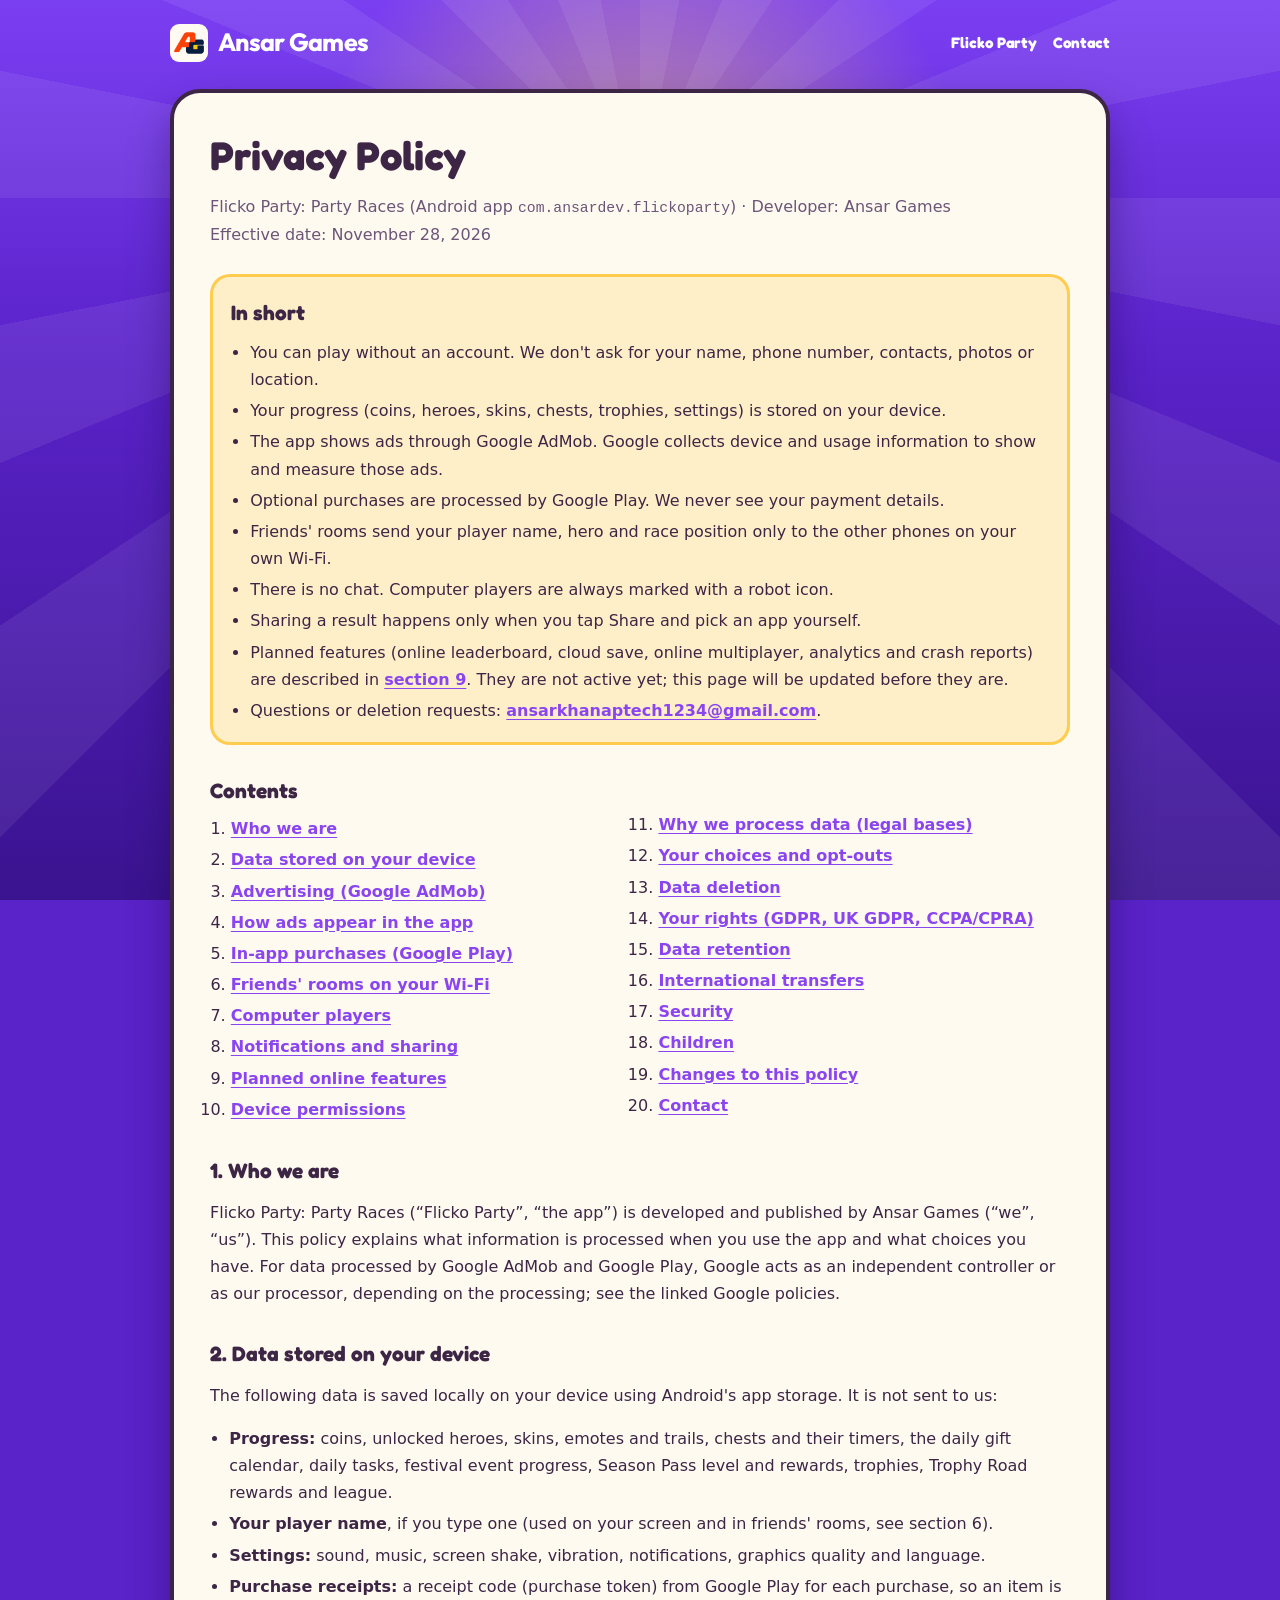
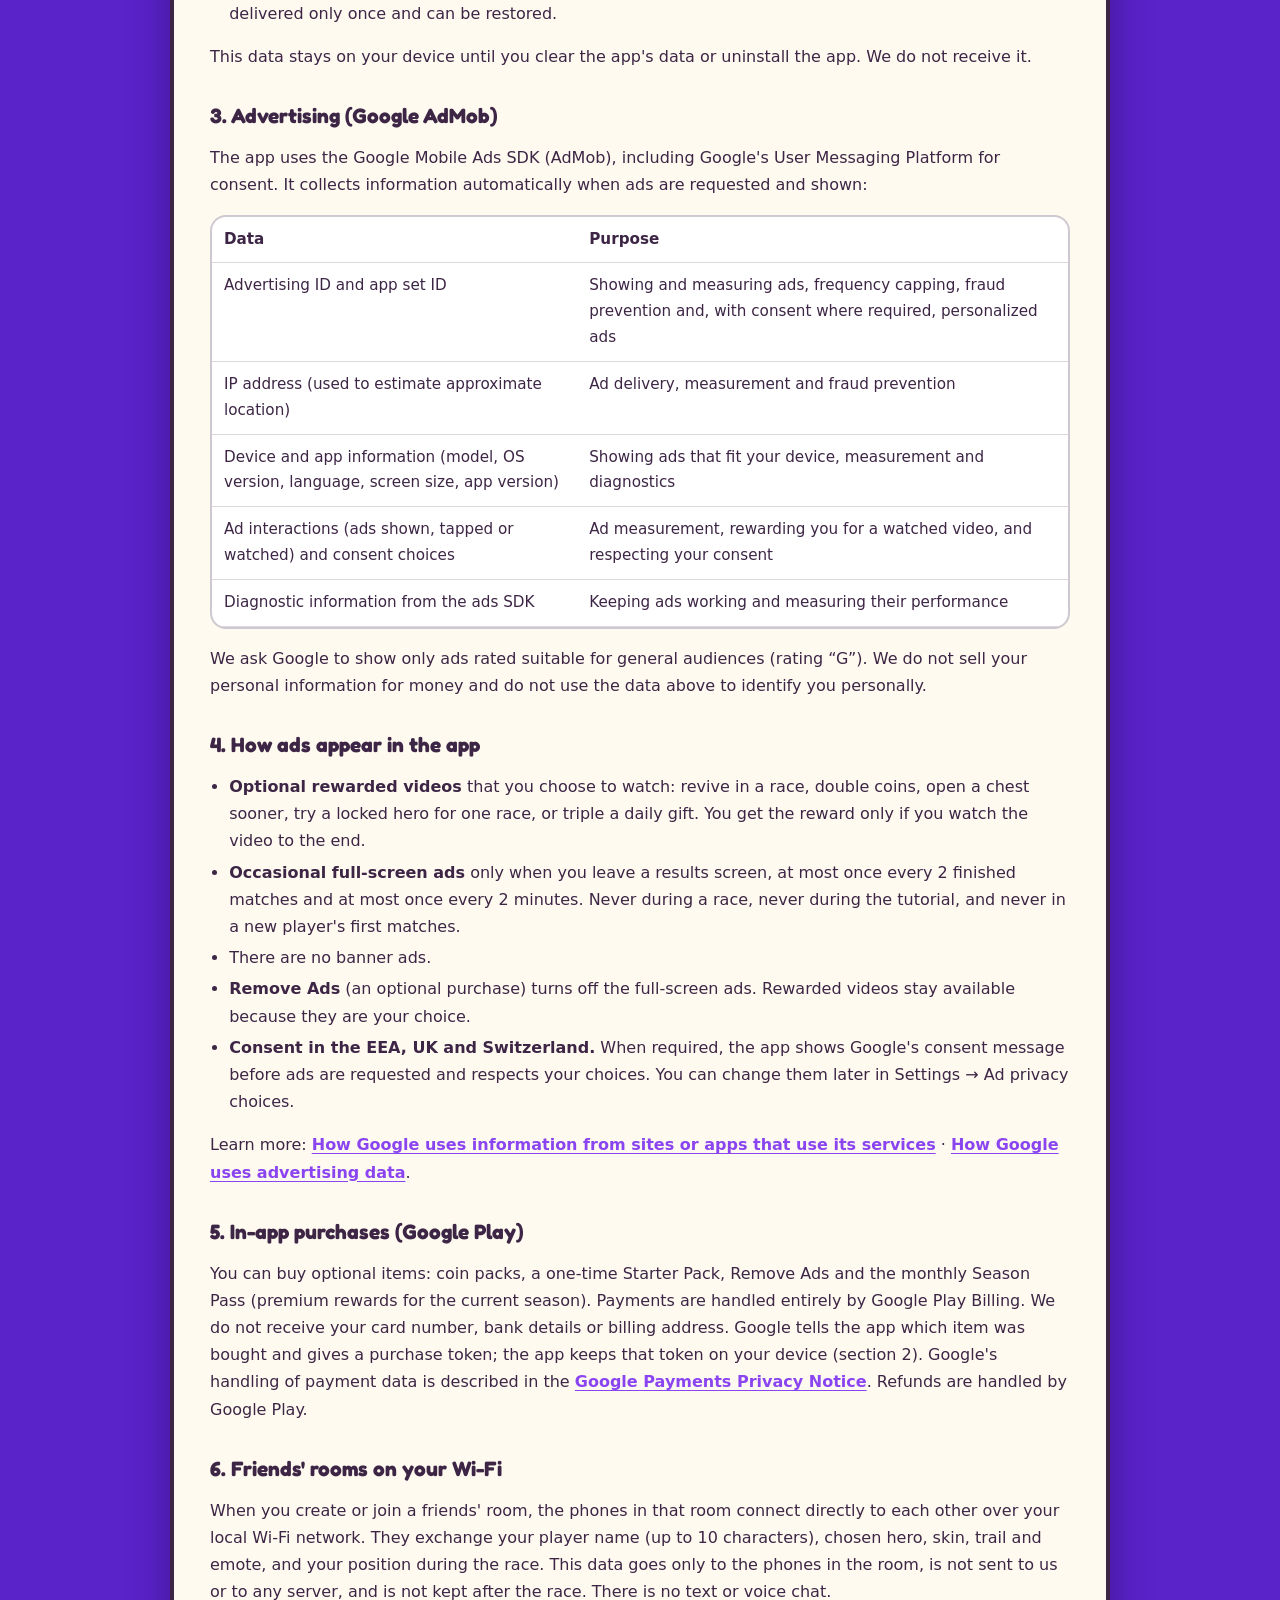
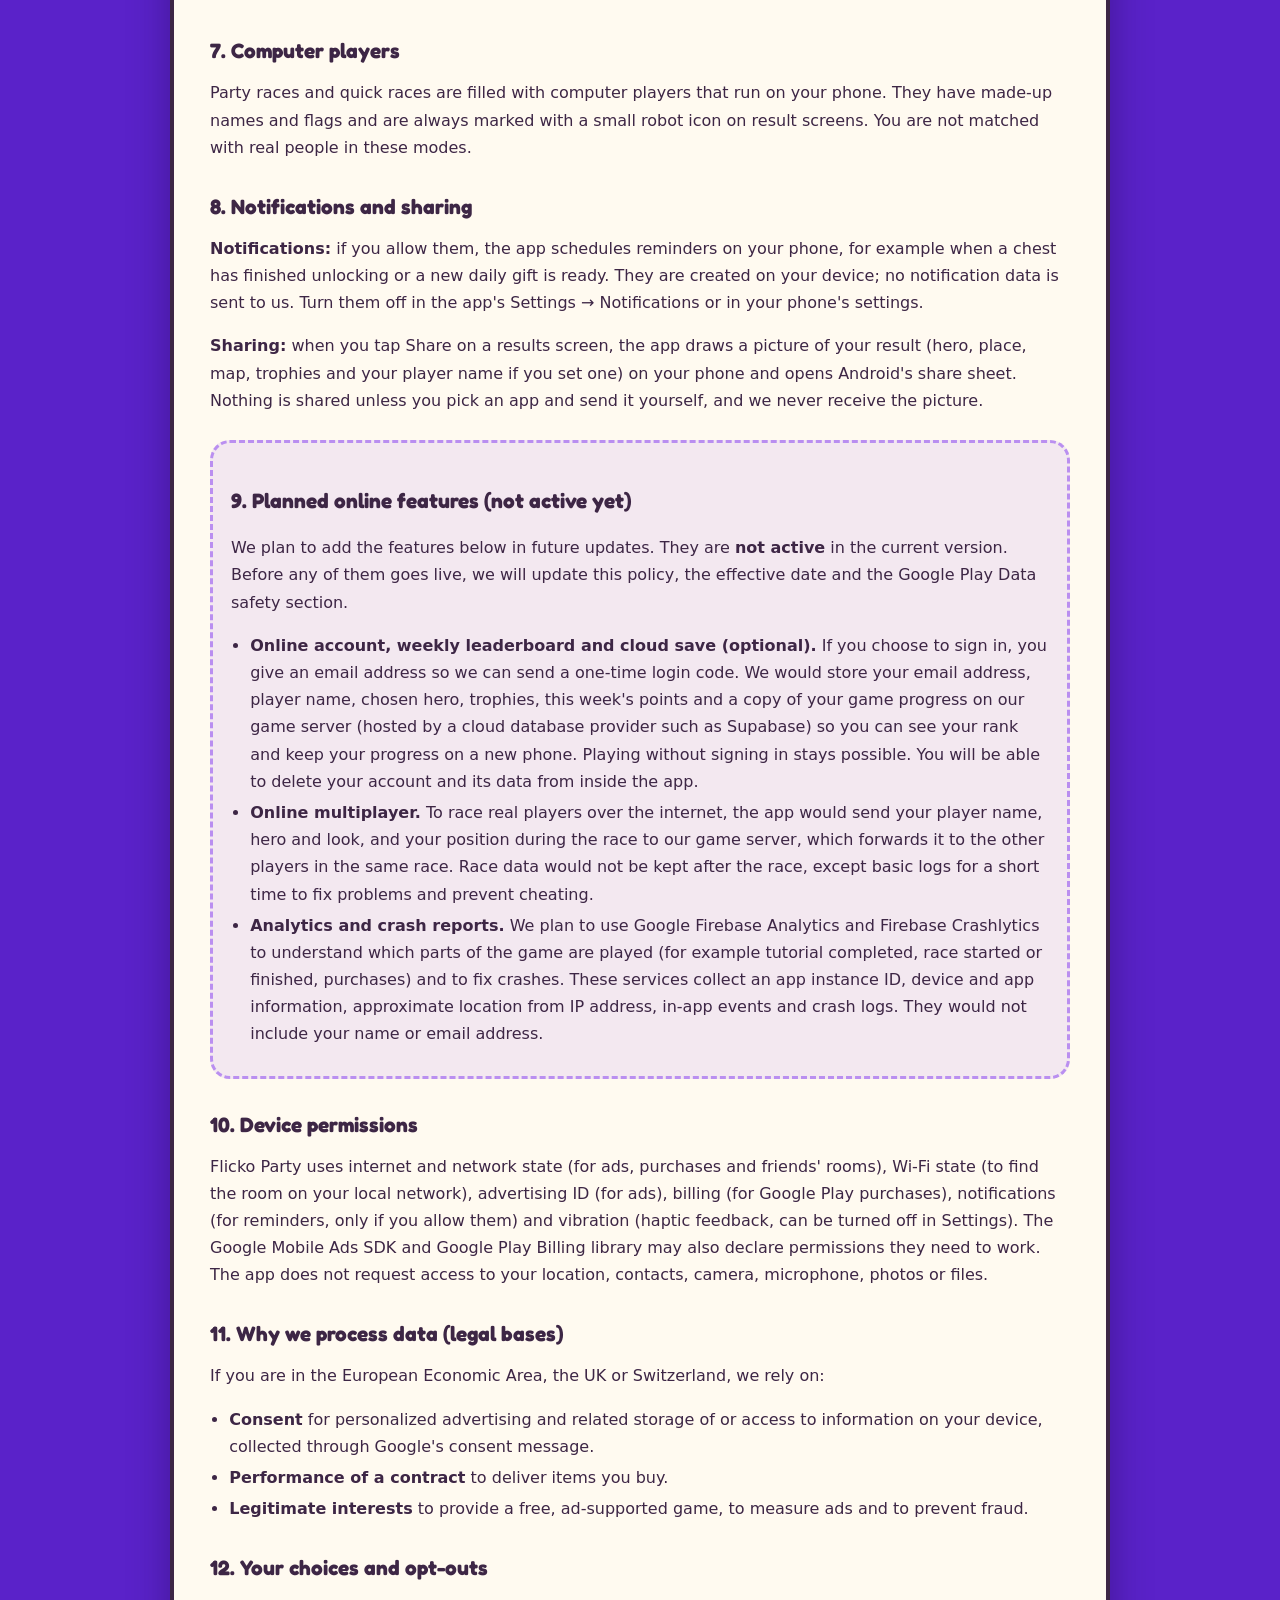
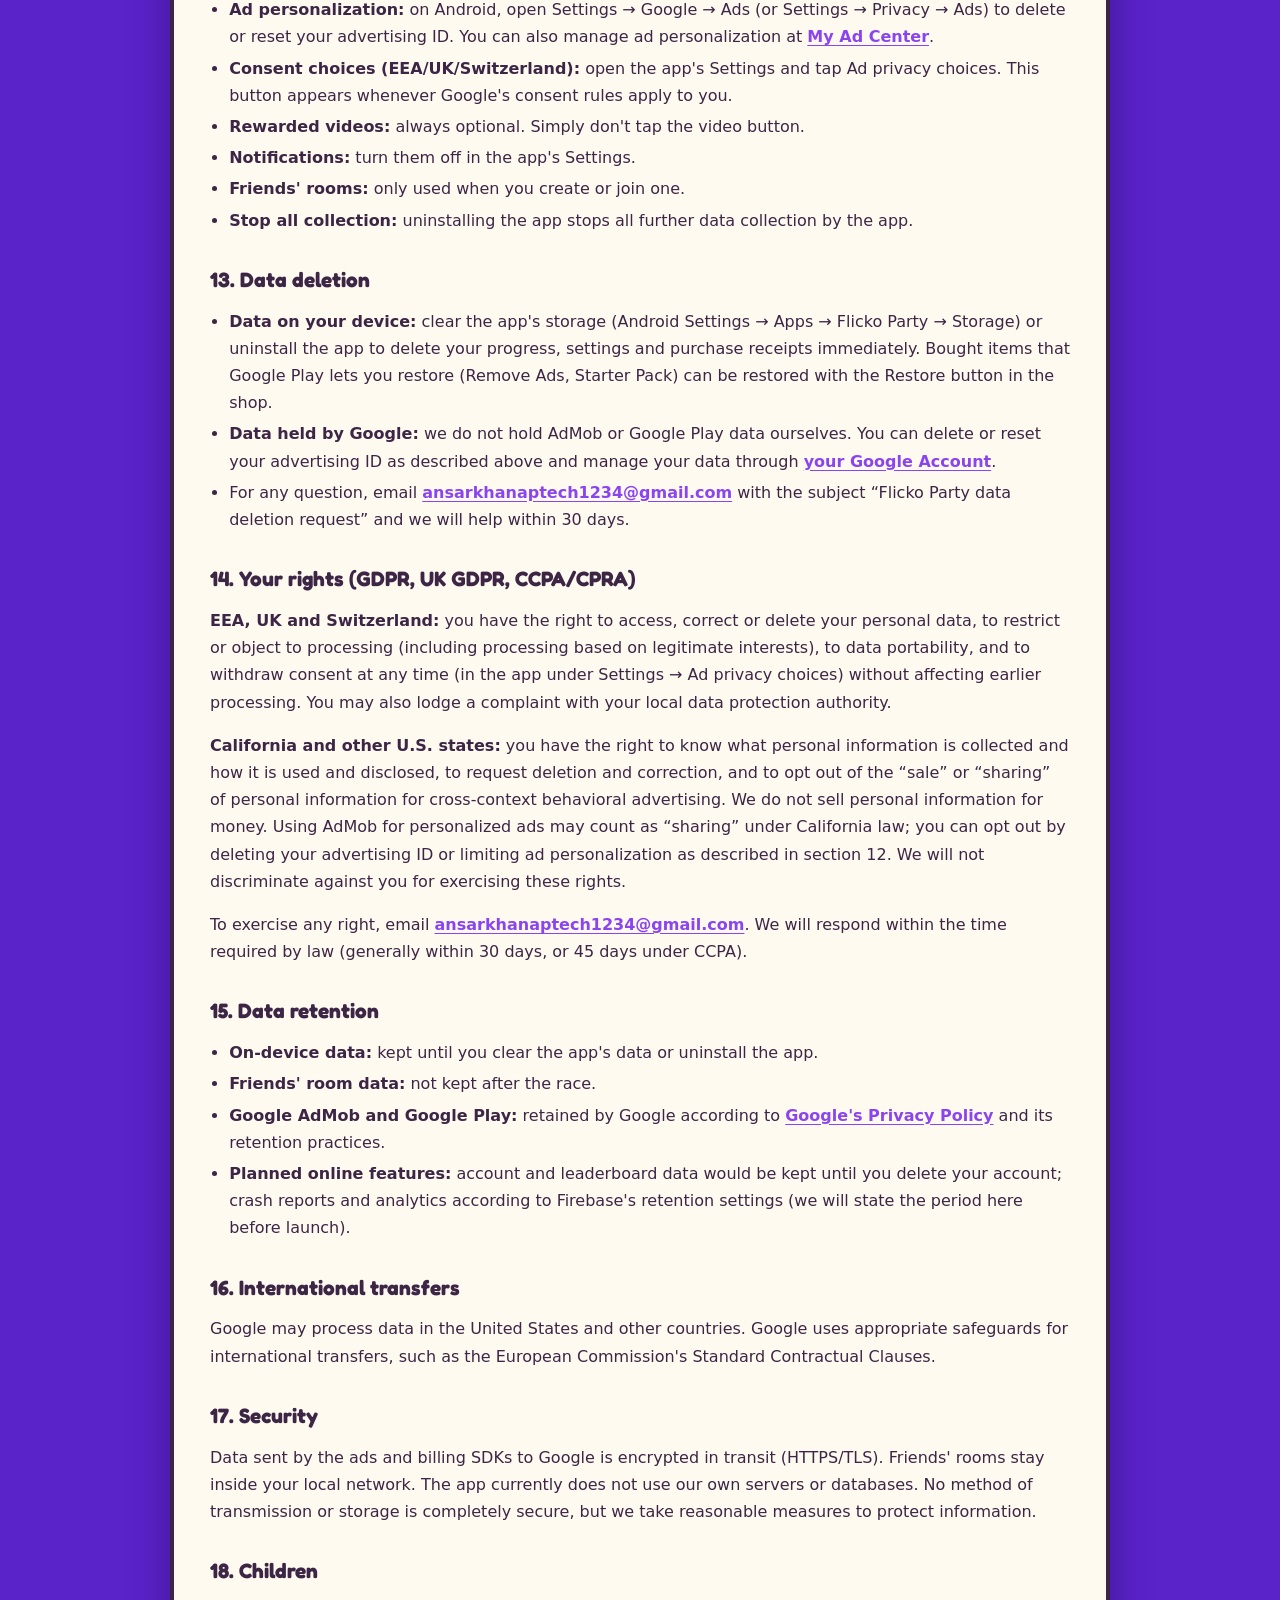
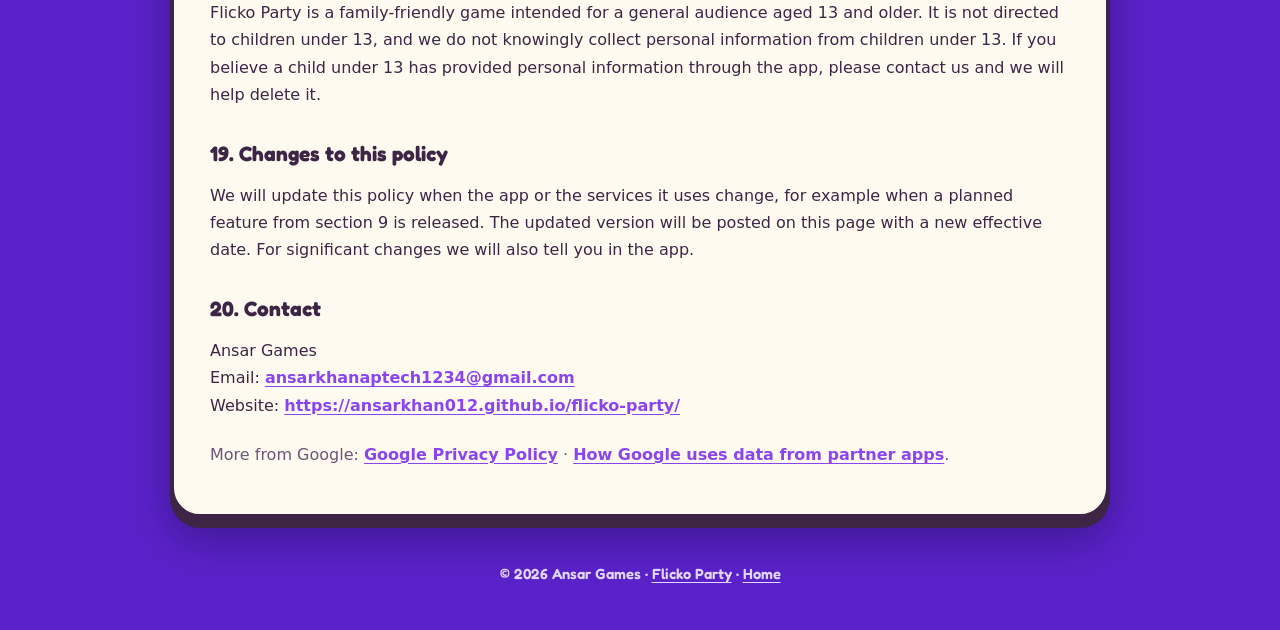
<file: flicko-party/privacy-policy.html>
<!doctype html>
<html lang="en">
<head>
  <meta charset="utf-8">
  <meta name="viewport" content="width=device-width, initial-scale=1">
  <title>Privacy Policy — Flicko Party: Party Races</title>
  <meta name="description" content="Privacy policy for Flicko Party: Party Races (Android app com.ansardev.flickoparty) by Ansar Games.">
  <meta name="theme-color" content="#5a22c9">
  <link rel="canonical" href="https://ansarkhan012.github.io/flicko-party/privacy-policy.html">
  <link rel="icon" type="image/png" sizes="180x180" href="../assets/flicko-party-icon.png">
  <link rel="stylesheet" href="../assets/style.css">
  <link rel="stylesheet" href="flicko.css">
</head>
<body class="flicko">
  <header class="site-header">
    <div class="wrap">
      <a class="brand" href="../"><img class="studio-brand-mark" src="../assets/ansar-games-icon-512.png" width="38" height="38" alt="">Ansar Games</a>
      <nav class="nav" aria-label="Main">
        <a href="./">Flicko Party</a>
        <a href="mailto:ansarkhanaptech1234@gmail.com?subject=Flicko%20Party%20privacy">Contact</a>
      </nav>
    </div>
  </header>

  <main class="wrap">
    <article class="fp-card policy" style="margin:18px 0 8px">
      <h1>Privacy Policy</h1>
      <p class="meta">Flicko Party: Party Races (Android app <code>com.ansardev.flickoparty</code>) · Developer: Ansar Games<br>Effective date: November 28, 2026</p>

      <section class="summary" aria-labelledby="short">
        <h2 id="short">In short</h2>
        <ul>
          <li>You can play without an account. We don't ask for your name, phone number, contacts, photos or location.</li>
          <li>Your progress (coins, heroes, skins, chests, trophies, settings) is stored on your device.</li>
          <li>The app shows ads through Google AdMob. Google collects device and usage information to show and measure those ads.</li>
          <li>Optional purchases are processed by Google Play. We never see your payment details.</li>
          <li>Friends' rooms send your player name, hero and race position only to the other phones on your own Wi-Fi.</li>
          <li>There is no chat. Computer players are always marked with a robot icon.</li>
          <li>Sharing a result happens only when you tap Share and pick an app yourself.</li>
          <li>Planned features (online leaderboard, cloud save, online multiplayer, analytics and crash reports) are described in <a href="#future">section 9</a>. They are not active yet; this page will be updated before they are.</li>
          <li>Questions or deletion requests: <a href="mailto:ansarkhanaptech1234@gmail.com">ansarkhanaptech1234@gmail.com</a>.</li>
        </ul>
      </section>

      <h2 id="contents">Contents</h2>
      <ol class="toc">
        <li><a href="#who">Who we are</a></li>
        <li><a href="#device">Data stored on your device</a></li>
        <li><a href="#ads">Advertising (Google AdMob)</a></li>
        <li><a href="#how-ads">How ads appear in the app</a></li>
        <li><a href="#purchases">In-app purchases (Google Play)</a></li>
        <li><a href="#friends">Friends' rooms on your Wi-Fi</a></li>
        <li><a href="#bots">Computer players</a></li>
        <li><a href="#notifications">Notifications and sharing</a></li>
        <li><a href="#future">Planned online features</a></li>
        <li><a href="#permissions">Device permissions</a></li>
        <li><a href="#bases">Why we process data (legal bases)</a></li>
        <li><a href="#choices">Your choices and opt-outs</a></li>
        <li><a href="#deletion">Data deletion</a></li>
        <li><a href="#rights">Your rights (GDPR, UK GDPR, CCPA/CPRA)</a></li>
        <li><a href="#retention">Data retention</a></li>
        <li><a href="#transfers">International transfers</a></li>
        <li><a href="#security">Security</a></li>
        <li><a href="#children">Children</a></li>
        <li><a href="#changes">Changes to this policy</a></li>
        <li><a href="#contact">Contact</a></li>
      </ol>

      <h2 id="who">1. Who we are</h2>
      <p>Flicko Party: Party Races (“Flicko Party”, “the app”) is developed and published by Ansar Games (“we”, “us”). This policy explains what information is processed when you use the app and what choices you have. For data processed by Google AdMob and Google Play, Google acts as an independent controller or as our processor, depending on the processing; see the linked Google policies.</p>

      <h2 id="device">2. Data stored on your device</h2>
      <p>The following data is saved locally on your device using Android's app storage. It is not sent to us:</p>
      <ul>
        <li><strong>Progress:</strong> coins, unlocked heroes, skins, emotes and trails, chests and their timers, the daily gift calendar, daily tasks, festival event progress, Season Pass level and rewards, trophies, Trophy Road rewards and league.</li>
        <li><strong>Your player name</strong>, if you type one (used on your screen and in friends' rooms, see section 6).</li>
        <li><strong>Settings:</strong> sound, music, screen shake, vibration, notifications, graphics quality and language.</li>
        <li><strong>Purchase receipts:</strong> a receipt code (purchase token) from Google Play for each purchase, so an item is delivered only once and can be restored.</li>
      </ul>
      <p>This data stays on your device until you clear the app's data or uninstall the app. We do not receive it.</p>

      <h2 id="ads">3. Advertising (Google AdMob)</h2>
      <p>The app uses the Google Mobile Ads SDK (AdMob), including Google's User Messaging Platform for consent. It collects information automatically when ads are requested and shown:</p>
      <div class="table-wrap">
        <table>
          <thead><tr><th>Data</th><th>Purpose</th></tr></thead>
          <tbody>
            <tr><td>Advertising ID and app set ID</td><td>Showing and measuring ads, frequency capping, fraud prevention and, with consent where required, personalized ads</td></tr>
            <tr><td>IP address (used to estimate approximate location)</td><td>Ad delivery, measurement and fraud prevention</td></tr>
            <tr><td>Device and app information (model, OS version, language, screen size, app version)</td><td>Showing ads that fit your device, measurement and diagnostics</td></tr>
            <tr><td>Ad interactions (ads shown, tapped or watched) and consent choices</td><td>Ad measurement, rewarding you for a watched video, and respecting your consent</td></tr>
            <tr><td>Diagnostic information from the ads SDK</td><td>Keeping ads working and measuring their performance</td></tr>
          </tbody>
        </table>
      </div>
      <p>We ask Google to show only ads rated suitable for general audiences (rating “G”). We do not sell your personal information for money and do not use the data above to identify you personally.</p>

      <h2 id="how-ads">4. How ads appear in the app</h2>
      <ul>
        <li><strong>Optional rewarded videos</strong> that you choose to watch: revive in a race, double coins, open a chest sooner, try a locked hero for one race, or triple a daily gift. You get the reward only if you watch the video to the end.</li>
        <li><strong>Occasional full-screen ads</strong> only when you leave a results screen, at most once every 2 finished matches and at most once every 2 minutes. Never during a race, never during the tutorial, and never in a new player's first matches.</li>
        <li>There are no banner ads.</li>
        <li><strong>Remove Ads</strong> (an optional purchase) turns off the full-screen ads. Rewarded videos stay available because they are your choice.</li>
        <li><strong>Consent in the EEA, UK and Switzerland.</strong> When required, the app shows Google's consent message before ads are requested and respects your choices. You can change them later in Settings → Ad privacy choices.</li>
      </ul>
      <p>Learn more: <a href="https://policies.google.com/technologies/partner-sites">How Google uses information from sites or apps that use its services</a> · <a href="https://policies.google.com/technologies/ads">How Google uses advertising data</a>.</p>

      <h2 id="purchases">5. In-app purchases (Google Play)</h2>
      <p>You can buy optional items: coin packs, a one-time Starter Pack, Remove Ads and the monthly Season Pass (premium rewards for the current season). Payments are handled entirely by Google Play Billing. We do not receive your card number, bank details or billing address. Google tells the app which item was bought and gives a purchase token; the app keeps that token on your device (section 2). Google's handling of payment data is described in the <a href="https://payments.google.com/payments/apis-secure/u/0/get_legal_document?ldo=0&amp;ldt=privacynotice">Google Payments Privacy Notice</a>. Refunds are handled by Google Play.</p>

      <h2 id="friends">6. Friends' rooms on your Wi-Fi</h2>
      <p>When you create or join a friends' room, the phones in that room connect directly to each other over your local Wi-Fi network. They exchange your player name (up to 10 characters), chosen hero, skin, trail and emote, and your position during the race. This data goes only to the phones in the room, is not sent to us or to any server, and is not kept after the race. There is no text or voice chat.</p>

      <h2 id="bots">7. Computer players</h2>
      <p>Party races and quick races are filled with computer players that run on your phone. They have made-up names and flags and are always marked with a small robot icon on result screens. You are not matched with real people in these modes.</p>

      <h2 id="notifications">8. Notifications and sharing</h2>
      <p><strong>Notifications:</strong> if you allow them, the app schedules reminders on your phone, for example when a chest has finished unlocking or a new daily gift is ready. They are created on your device; no notification data is sent to us. Turn them off in the app's Settings → Notifications or in your phone's settings.</p>
      <p><strong>Sharing:</strong> when you tap Share on a results screen, the app draws a picture of your result (hero, place, map, trophies and your player name if you set one) on your phone and opens Android's share sheet. Nothing is shared unless you pick an app and send it yourself, and we never receive the picture.</p>

      <section class="future" aria-labelledby="future">
        <h2 id="future">9. Planned online features (not active yet)</h2>
        <p>We plan to add the features below in future updates. They are <strong>not active</strong> in the current version. Before any of them goes live, we will update this policy, the effective date and the Google Play Data safety section.</p>
        <ul>
          <li><strong>Online account, weekly leaderboard and cloud save (optional).</strong> If you choose to sign in, you give an email address so we can send a one-time login code. We would store your email address, player name, chosen hero, trophies, this week's points and a copy of your game progress on our game server (hosted by a cloud database provider such as Supabase) so you can see your rank and keep your progress on a new phone. Playing without signing in stays possible. You will be able to delete your account and its data from inside the app.</li>
          <li><strong>Online multiplayer.</strong> To race real players over the internet, the app would send your player name, hero and look, and your position during the race to our game server, which forwards it to the other players in the same race. Race data would not be kept after the race, except basic logs for a short time to fix problems and prevent cheating.</li>
          <li><strong>Analytics and crash reports.</strong> We plan to use Google Firebase Analytics and Firebase Crashlytics to understand which parts of the game are played (for example tutorial completed, race started or finished, purchases) and to fix crashes. These services collect an app instance ID, device and app information, approximate location from IP address, in-app events and crash logs. They would not include your name or email address.</li>
        </ul>
      </section>

      <h2 id="permissions">10. Device permissions</h2>
      <p>Flicko Party uses internet and network state (for ads, purchases and friends' rooms), Wi-Fi state (to find the room on your local network), advertising ID (for ads), billing (for Google Play purchases), notifications (for reminders, only if you allow them) and vibration (haptic feedback, can be turned off in Settings). The Google Mobile Ads SDK and Google Play Billing library may also declare permissions they need to work. The app does not request access to your location, contacts, camera, microphone, photos or files.</p>

      <h2 id="bases">11. Why we process data (legal bases)</h2>
      <p>If you are in the European Economic Area, the UK or Switzerland, we rely on:</p>
      <ul>
        <li><strong>Consent</strong> for personalized advertising and related storage of or access to information on your device, collected through Google's consent message.</li>
        <li><strong>Performance of a contract</strong> to deliver items you buy.</li>
        <li><strong>Legitimate interests</strong> to provide a free, ad-supported game, to measure ads and to prevent fraud.</li>
      </ul>

      <h2 id="choices">12. Your choices and opt-outs</h2>
      <ul>
        <li><strong>Ad personalization:</strong> on Android, open Settings → Google → Ads (or Settings → Privacy → Ads) to delete or reset your advertising ID. You can also manage ad personalization at <a href="https://myadcenter.google.com/">My Ad Center</a>.</li>
        <li><strong>Consent choices (EEA/UK/Switzerland):</strong> open the app's Settings and tap Ad privacy choices. This button appears whenever Google's consent rules apply to you.</li>
        <li><strong>Rewarded videos:</strong> always optional. Simply don't tap the video button.</li>
        <li><strong>Notifications:</strong> turn them off in the app's Settings.</li>
        <li><strong>Friends' rooms:</strong> only used when you create or join one.</li>
        <li><strong>Stop all collection:</strong> uninstalling the app stops all further data collection by the app.</li>
      </ul>

      <h2 id="deletion">13. Data deletion</h2>
      <ul>
        <li><strong>Data on your device:</strong> clear the app's storage (Android Settings → Apps → Flicko Party → Storage) or uninstall the app to delete your progress, settings and purchase receipts immediately. Bought items that Google Play lets you restore (Remove Ads, Starter Pack) can be restored with the Restore button in the shop.</li>
        <li><strong>Data held by Google:</strong> we do not hold AdMob or Google Play data ourselves. You can delete or reset your advertising ID as described above and manage your data through <a href="https://myaccount.google.com/">your Google Account</a>.</li>
        <li>For any question, email <a href="mailto:ansarkhanaptech1234@gmail.com">ansarkhanaptech1234@gmail.com</a> with the subject “Flicko Party data deletion request” and we will help within 30 days.</li>
      </ul>

      <h2 id="rights">14. Your rights (GDPR, UK GDPR, CCPA/CPRA)</h2>
      <p><strong>EEA, UK and Switzerland:</strong> you have the right to access, correct or delete your personal data, to restrict or object to processing (including processing based on legitimate interests), to data portability, and to withdraw consent at any time (in the app under Settings → Ad privacy choices) without affecting earlier processing. You may also lodge a complaint with your local data protection authority.</p>
      <p><strong>California and other U.S. states:</strong> you have the right to know what personal information is collected and how it is used and disclosed, to request deletion and correction, and to opt out of the “sale” or “sharing” of personal information for cross-context behavioral advertising. We do not sell personal information for money. Using AdMob for personalized ads may count as “sharing” under California law; you can opt out by deleting your advertising ID or limiting ad personalization as described in section 12. We will not discriminate against you for exercising these rights.</p>
      <p>To exercise any right, email <a href="mailto:ansarkhanaptech1234@gmail.com">ansarkhanaptech1234@gmail.com</a>. We will respond within the time required by law (generally within 30 days, or 45 days under CCPA).</p>

      <h2 id="retention">15. Data retention</h2>
      <ul>
        <li><strong>On-device data:</strong> kept until you clear the app's data or uninstall the app.</li>
        <li><strong>Friends' room data:</strong> not kept after the race.</li>
        <li><strong>Google AdMob and Google Play:</strong> retained by Google according to <a href="https://policies.google.com/privacy">Google's Privacy Policy</a> and its retention practices.</li>
        <li><strong>Planned online features:</strong> account and leaderboard data would be kept until you delete your account; crash reports and analytics according to Firebase's retention settings (we will state the period here before launch).</li>
      </ul>

      <h2 id="transfers">16. International transfers</h2>
      <p>Google may process data in the United States and other countries. Google uses appropriate safeguards for international transfers, such as the European Commission's Standard Contractual Clauses.</p>

      <h2 id="security">17. Security</h2>
      <p>Data sent by the ads and billing SDKs to Google is encrypted in transit (HTTPS/TLS). Friends' rooms stay inside your local network. The app currently does not use our own servers or databases. No method of transmission or storage is completely secure, but we take reasonable measures to protect information.</p>

      <h2 id="children">18. Children</h2>
      <p>Flicko Party is a family-friendly game intended for a general audience aged 13 and older. It is not directed to children under 13, and we do not knowingly collect personal information from children under 13. If you believe a child under 13 has provided personal information through the app, please contact us and we will help delete it.</p>

      <h2 id="changes">19. Changes to this policy</h2>
      <p>We will update this policy when the app or the services it uses change, for example when a planned feature from section 9 is released. The updated version will be posted on this page with a new effective date. For significant changes we will also tell you in the app.</p>

      <h2 id="contact">20. Contact</h2>
      <p>Ansar Games<br>
        Email: <a href="mailto:ansarkhanaptech1234@gmail.com">ansarkhanaptech1234@gmail.com</a><br>
        Website: <a href="https://ansarkhan012.github.io/flicko-party/">https://ansarkhan012.github.io/flicko-party/</a></p>
      <p class="meta" style="margin-top:22px">More from Google: <a href="https://policies.google.com/privacy">Google Privacy Policy</a> · <a href="https://policies.google.com/technologies/partner-sites">How Google uses data from partner apps</a>.</p>
    </article>
  </main>

  <footer class="site-footer">
    <div class="wrap">
      © 2026 Ansar Games · <a href="./">Flicko Party</a> · <a href="../">Home</a>
    </div>
  </footer>
</body>
</html>
</file>
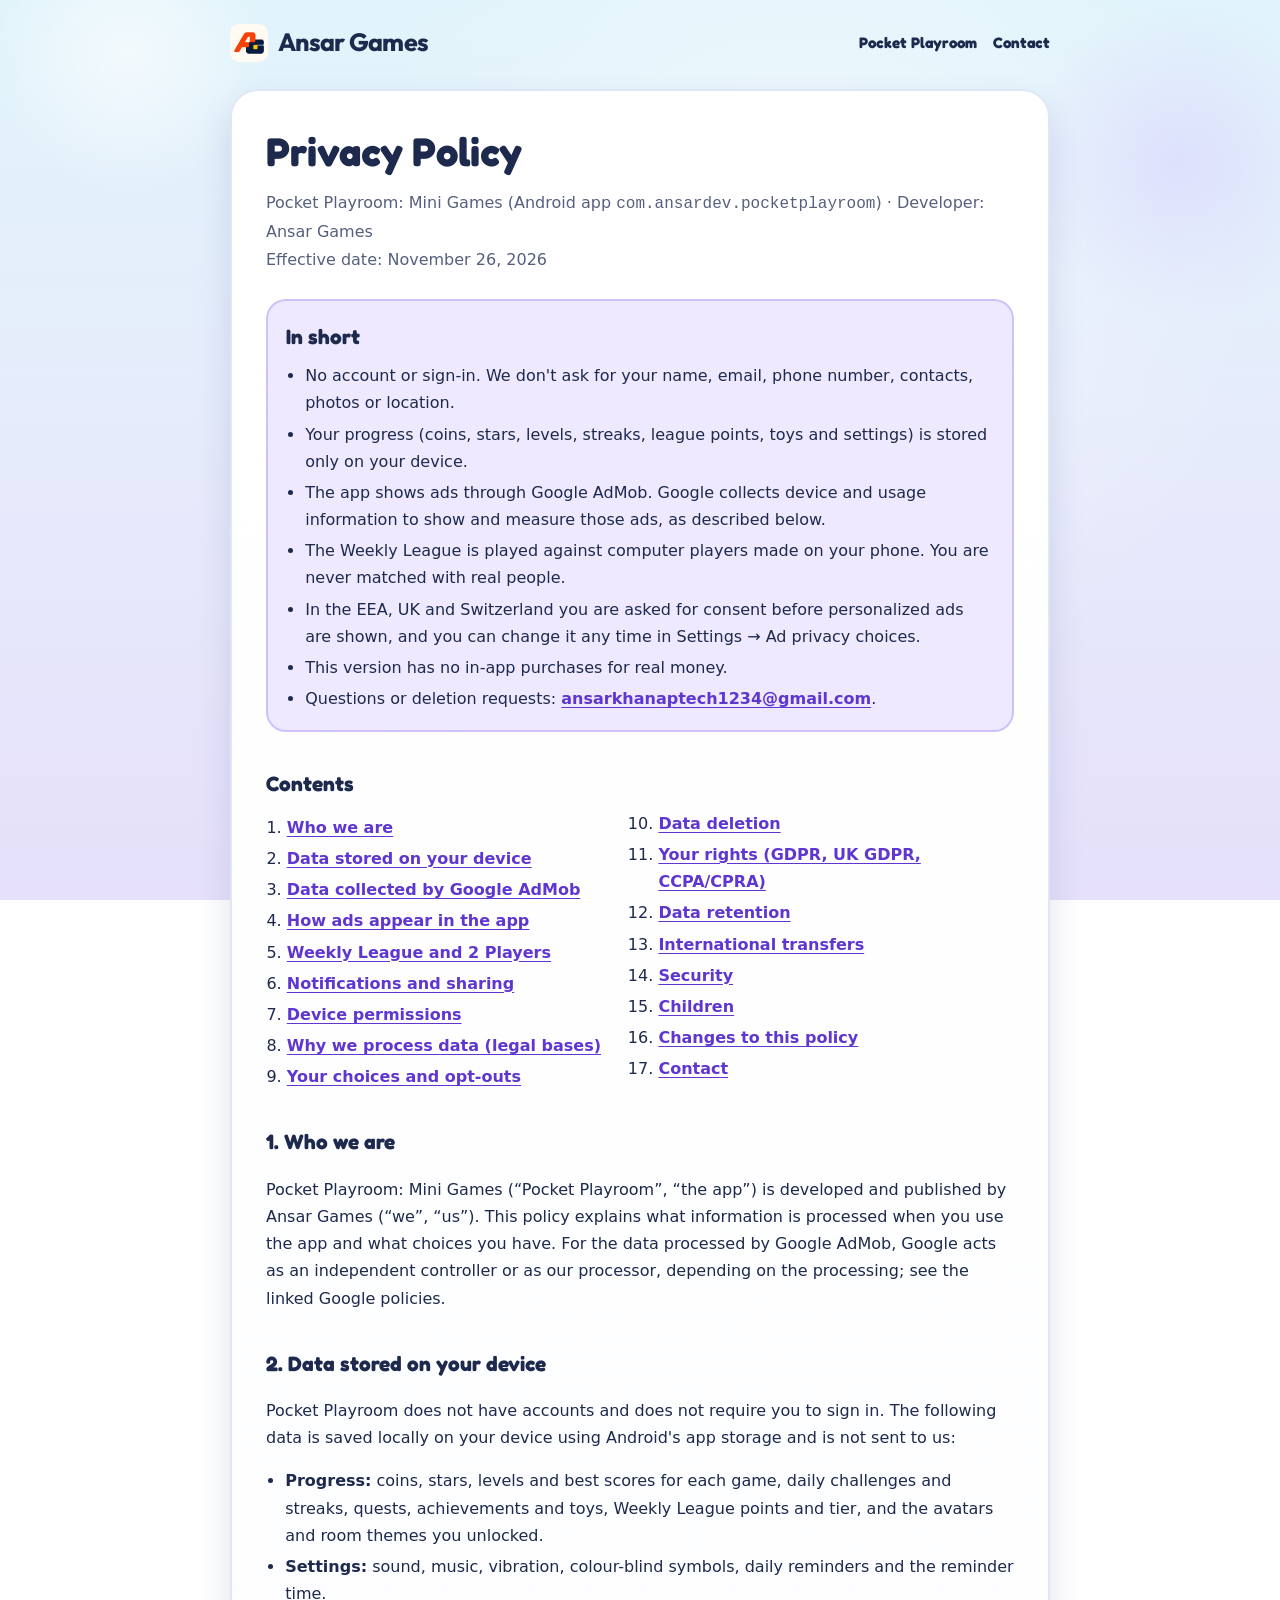
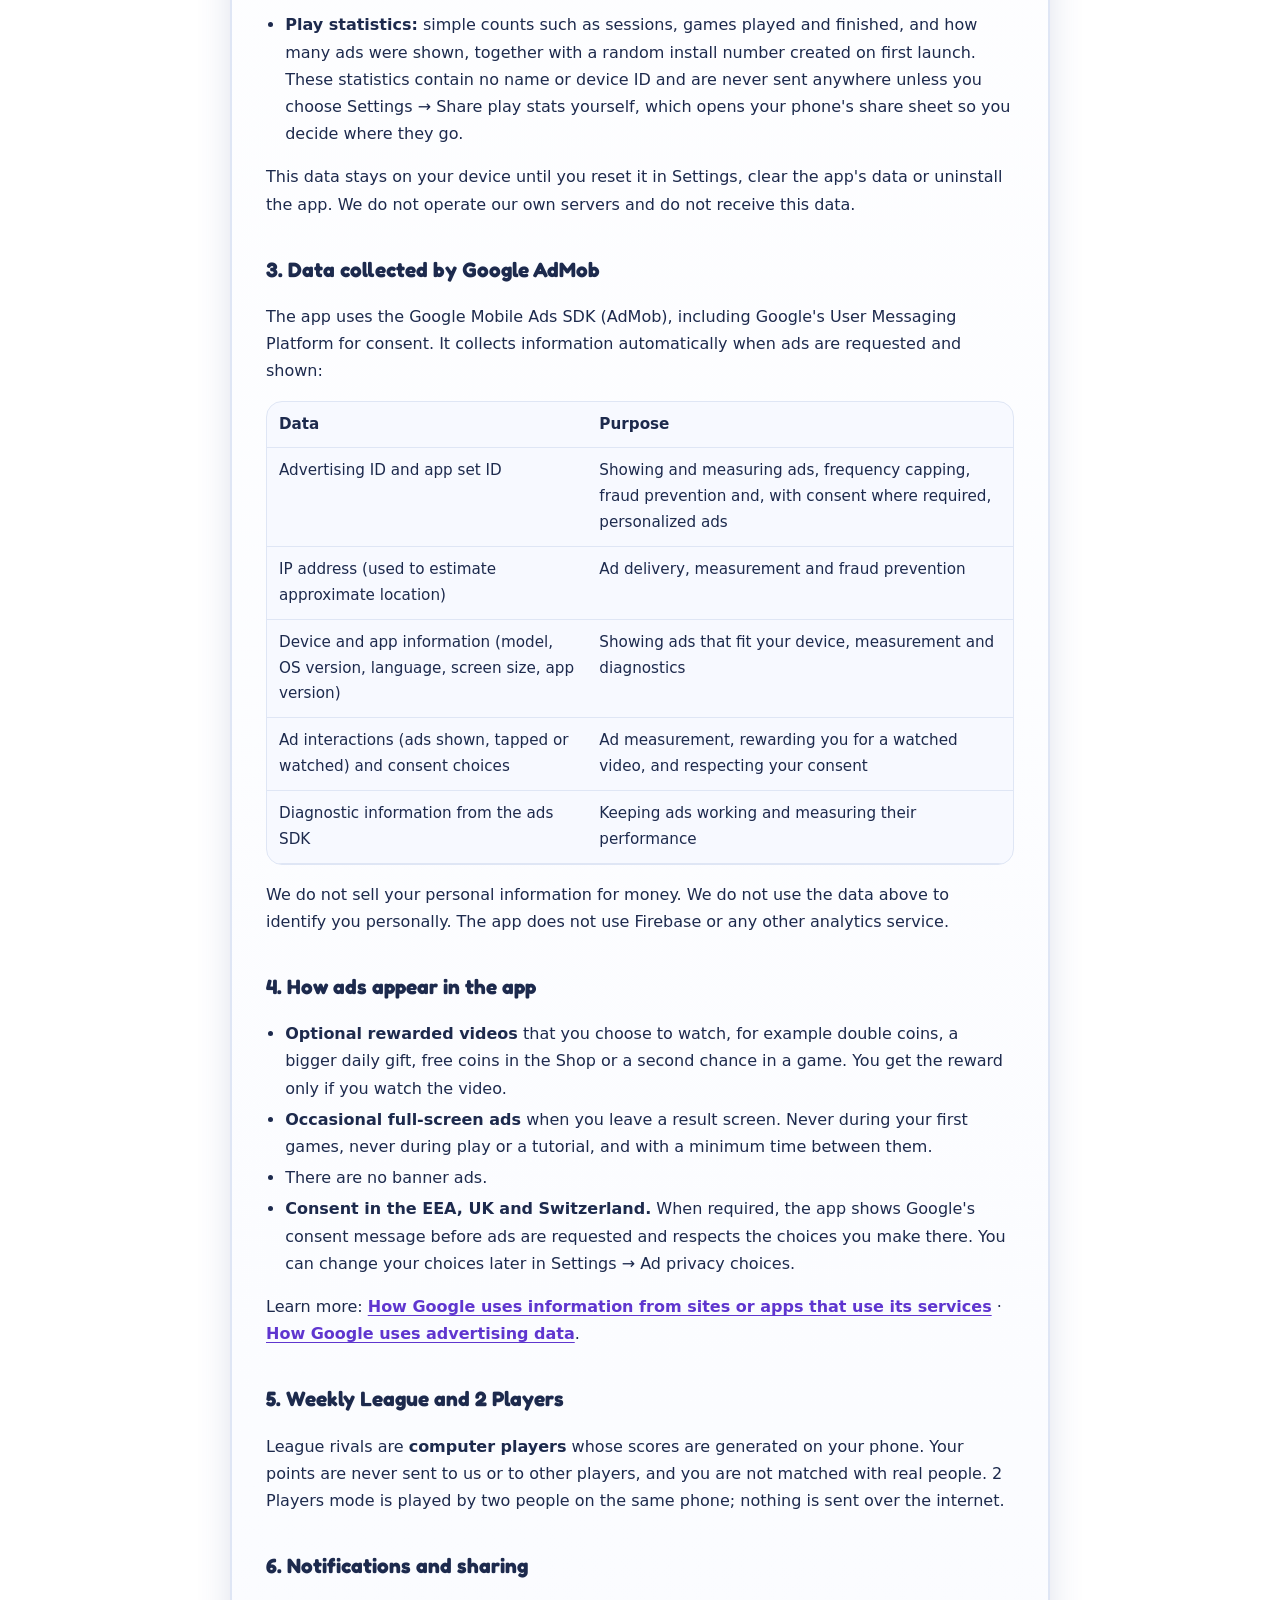
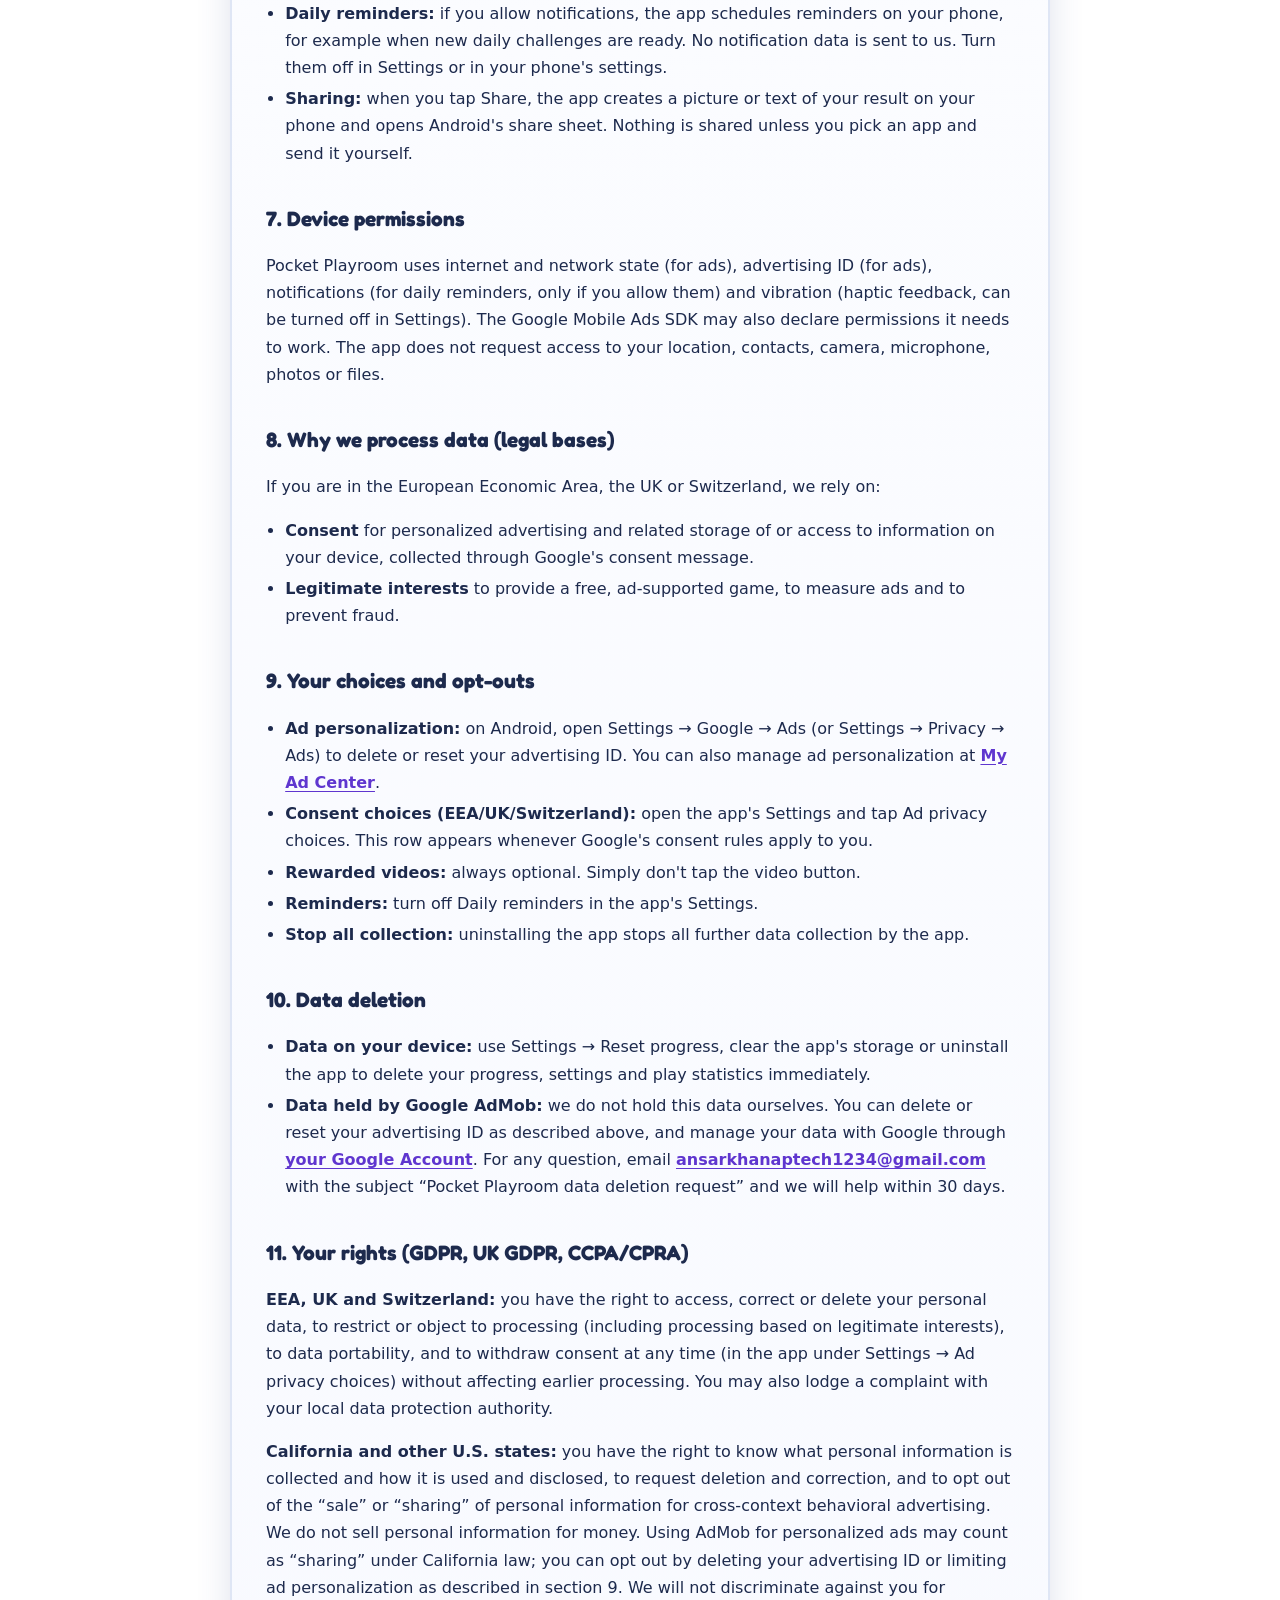
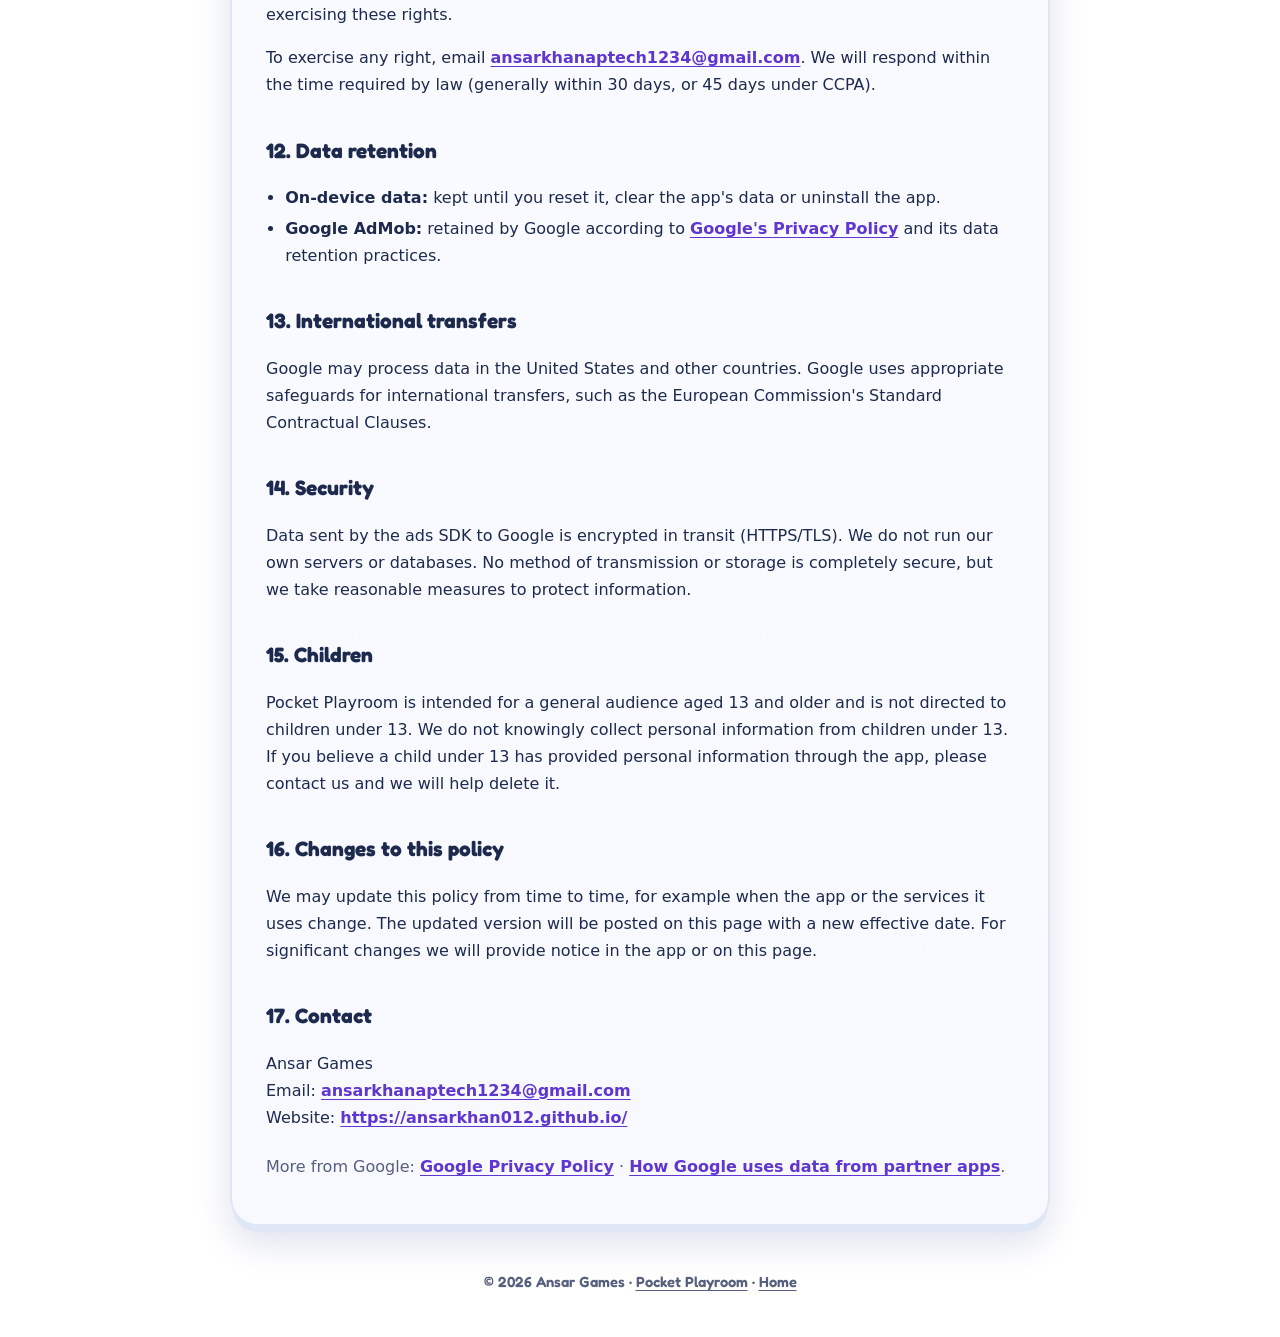
<file: pocket-playroom/privacy-policy.html>
<!doctype html>
<html lang="en">
<head>
  <meta charset="utf-8">
  <meta name="viewport" content="width=device-width, initial-scale=1">
  <title>Privacy Policy — Pocket Playroom: Mini Games</title>
  <meta name="description" content="Privacy policy for Pocket Playroom: Mini Games (Android app com.ansardev.pocketplayroom) by Ansar Games.">
  <meta name="theme-color" content="#e1f4fb" media="(prefers-color-scheme: light)">
  <meta name="theme-color" content="#1c1738" media="(prefers-color-scheme: dark)">
  <link rel="icon" type="image/png" sizes="180x180" href="../assets/pocket-playroom-icon.png">
  <link rel="stylesheet" href="../assets/style.css">
  <link rel="stylesheet" href="playroom.css">
</head>
<body class="playroom">
  <header class="site-header">
    <div class="wrap">
      <a class="brand" href="../"><img class="studio-brand-mark" src="../assets/ansar-games-icon-512.png" width="38" height="38" alt="">Ansar Games</a>
      <nav class="nav" aria-label="Main">
        <a href="./">Pocket Playroom</a>
        <a href="mailto:ansarkhanaptech1234@gmail.com?subject=Pocket%20Playroom%20privacy">Contact</a>
      </nav>
    </div>
  </header>

  <main class="wrap">
    <article class="card policy" style="margin:18px 0 8px">
      <h1>Privacy Policy</h1>
      <p class="meta">Pocket Playroom: Mini Games (Android app <code>com.ansardev.pocketplayroom</code>) · Developer: Ansar Games<br>Effective date: November 26, 2026</p>

      <section class="summary" aria-labelledby="short">
        <h2 id="short">In short</h2>
        <ul>
          <li>No account or sign-in. We don't ask for your name, email, phone number, contacts, photos or location.</li>
          <li>Your progress (coins, stars, levels, streaks, league points, toys and settings) is stored only on your device.</li>
          <li>The app shows ads through Google AdMob. Google collects device and usage information to show and measure those ads, as described below.</li>
          <li>The Weekly League is played against computer players made on your phone. You are never matched with real people.</li>
          <li>In the EEA, UK and Switzerland you are asked for consent before personalized ads are shown, and you can change it any time in Settings → Ad privacy choices.</li>
          <li>This version has no in-app purchases for real money.</li>
          <li>Questions or deletion requests: <a href="mailto:ansarkhanaptech1234@gmail.com">ansarkhanaptech1234@gmail.com</a>.</li>
        </ul>
      </section>

      <h2 id="contents">Contents</h2>
      <ol class="toc">
        <li><a href="#who">Who we are</a></li>
        <li><a href="#device">Data stored on your device</a></li>
        <li><a href="#third">Data collected by Google AdMob</a></li>
        <li><a href="#ads">How ads appear in the app</a></li>
        <li><a href="#league">Weekly League and 2 Players</a></li>
        <li><a href="#notifications">Notifications and sharing</a></li>
        <li><a href="#permissions">Device permissions</a></li>
        <li><a href="#bases">Why we process data (legal bases)</a></li>
        <li><a href="#choices">Your choices and opt-outs</a></li>
        <li><a href="#deletion">Data deletion</a></li>
        <li><a href="#rights">Your rights (GDPR, UK GDPR, CCPA/CPRA)</a></li>
        <li><a href="#retention">Data retention</a></li>
        <li><a href="#transfers">International transfers</a></li>
        <li><a href="#security">Security</a></li>
        <li><a href="#children">Children</a></li>
        <li><a href="#changes">Changes to this policy</a></li>
        <li><a href="#contact">Contact</a></li>
      </ol>

      <h2 id="who">1. Who we are</h2>
      <p>Pocket Playroom: Mini Games (“Pocket Playroom”, “the app”) is developed and published by Ansar Games (“we”, “us”). This policy explains what information is processed when you use the app and what choices you have. For the data processed by Google AdMob, Google acts as an independent controller or as our processor, depending on the processing; see the linked Google policies.</p>

      <h2 id="device">2. Data stored on your device</h2>
      <p>Pocket Playroom does not have accounts and does not require you to sign in. The following data is saved locally on your device using Android's app storage and is not sent to us:</p>
      <ul>
        <li><strong>Progress:</strong> coins, stars, levels and best scores for each game, daily challenges and streaks, quests, achievements and toys, Weekly League points and tier, and the avatars and room themes you unlocked.</li>
        <li><strong>Settings:</strong> sound, music, vibration, colour-blind symbols, daily reminders and the reminder time.</li>
        <li><strong>Play statistics:</strong> simple counts such as sessions, games played and finished, and how many ads were shown, together with a random install number created on first launch. These statistics contain no name or device ID and are never sent anywhere unless you choose Settings → Share play stats yourself, which opens your phone's share sheet so you decide where they go.</li>
      </ul>
      <p>This data stays on your device until you reset it in Settings, clear the app's data or uninstall the app. We do not operate our own servers and do not receive this data.</p>

      <h2 id="third">3. Data collected by Google AdMob</h2>
      <p>The app uses the Google Mobile Ads SDK (AdMob), including Google's User Messaging Platform for consent. It collects information automatically when ads are requested and shown:</p>
      <div class="table-wrap">
        <table>
          <thead><tr><th>Data</th><th>Purpose</th></tr></thead>
          <tbody>
            <tr><td>Advertising ID and app set ID</td><td>Showing and measuring ads, frequency capping, fraud prevention and, with consent where required, personalized ads</td></tr>
            <tr><td>IP address (used to estimate approximate location)</td><td>Ad delivery, measurement and fraud prevention</td></tr>
            <tr><td>Device and app information (model, OS version, language, screen size, app version)</td><td>Showing ads that fit your device, measurement and diagnostics</td></tr>
            <tr><td>Ad interactions (ads shown, tapped or watched) and consent choices</td><td>Ad measurement, rewarding you for a watched video, and respecting your consent</td></tr>
            <tr><td>Diagnostic information from the ads SDK</td><td>Keeping ads working and measuring their performance</td></tr>
          </tbody>
        </table>
      </div>
      <p>We do not sell your personal information for money. We do not use the data above to identify you personally. The app does not use Firebase or any other analytics service.</p>

      <h2 id="ads">4. How ads appear in the app</h2>
      <ul>
        <li><strong>Optional rewarded videos</strong> that you choose to watch, for example double coins, a bigger daily gift, free coins in the Shop or a second chance in a game. You get the reward only if you watch the video.</li>
        <li><strong>Occasional full-screen ads</strong> when you leave a result screen. Never during your first games, never during play or a tutorial, and with a minimum time between them.</li>
        <li>There are no banner ads.</li>
        <li><strong>Consent in the EEA, UK and Switzerland.</strong> When required, the app shows Google's consent message before ads are requested and respects the choices you make there. You can change your choices later in Settings → Ad privacy choices.</li>
      </ul>
      <p>Learn more: <a href="https://policies.google.com/technologies/partner-sites">How Google uses information from sites or apps that use its services</a> · <a href="https://policies.google.com/technologies/ads">How Google uses advertising data</a>.</p>

      <h2 id="league">5. Weekly League and 2 Players</h2>
      <p>League rivals are <strong>computer players</strong> whose scores are generated on your phone. Your points are never sent to us or to other players, and you are not matched with real people. 2 Players mode is played by two people on the same phone; nothing is sent over the internet.</p>

      <h2 id="notifications">6. Notifications and sharing</h2>
      <ul>
        <li><strong>Daily reminders:</strong> if you allow notifications, the app schedules reminders on your phone, for example when new daily challenges are ready. No notification data is sent to us. Turn them off in Settings or in your phone's settings.</li>
        <li><strong>Sharing:</strong> when you tap Share, the app creates a picture or text of your result on your phone and opens Android's share sheet. Nothing is shared unless you pick an app and send it yourself.</li>
      </ul>

      <h2 id="permissions">7. Device permissions</h2>
      <p>Pocket Playroom uses internet and network state (for ads), advertising ID (for ads), notifications (for daily reminders, only if you allow them) and vibration (haptic feedback, can be turned off in Settings). The Google Mobile Ads SDK may also declare permissions it needs to work. The app does not request access to your location, contacts, camera, microphone, photos or files.</p>

      <h2 id="bases">8. Why we process data (legal bases)</h2>
      <p>If you are in the European Economic Area, the UK or Switzerland, we rely on:</p>
      <ul>
        <li><strong>Consent</strong> for personalized advertising and related storage of or access to information on your device, collected through Google's consent message.</li>
        <li><strong>Legitimate interests</strong> to provide a free, ad-supported game, to measure ads and to prevent fraud.</li>
      </ul>

      <h2 id="choices">9. Your choices and opt-outs</h2>
      <ul>
        <li><strong>Ad personalization:</strong> on Android, open Settings → Google → Ads (or Settings → Privacy → Ads) to delete or reset your advertising ID. You can also manage ad personalization at <a href="https://myadcenter.google.com/">My Ad Center</a>.</li>
        <li><strong>Consent choices (EEA/UK/Switzerland):</strong> open the app's Settings and tap Ad privacy choices. This row appears whenever Google's consent rules apply to you.</li>
        <li><strong>Rewarded videos:</strong> always optional. Simply don't tap the video button.</li>
        <li><strong>Reminders:</strong> turn off Daily reminders in the app's Settings.</li>
        <li><strong>Stop all collection:</strong> uninstalling the app stops all further data collection by the app.</li>
      </ul>

      <h2 id="deletion">10. Data deletion</h2>
      <ul>
        <li><strong>Data on your device:</strong> use Settings → Reset progress, clear the app's storage or uninstall the app to delete your progress, settings and play statistics immediately.</li>
        <li><strong>Data held by Google AdMob:</strong> we do not hold this data ourselves. You can delete or reset your advertising ID as described above, and manage your data with Google through <a href="https://myaccount.google.com/">your Google Account</a>. For any question, email <a href="mailto:ansarkhanaptech1234@gmail.com">ansarkhanaptech1234@gmail.com</a> with the subject “Pocket Playroom data deletion request” and we will help within 30 days.</li>
      </ul>

      <h2 id="rights">11. Your rights (GDPR, UK GDPR, CCPA/CPRA)</h2>
      <p><strong>EEA, UK and Switzerland:</strong> you have the right to access, correct or delete your personal data, to restrict or object to processing (including processing based on legitimate interests), to data portability, and to withdraw consent at any time (in the app under Settings → Ad privacy choices) without affecting earlier processing. You may also lodge a complaint with your local data protection authority.</p>
      <p><strong>California and other U.S. states:</strong> you have the right to know what personal information is collected and how it is used and disclosed, to request deletion and correction, and to opt out of the “sale” or “sharing” of personal information for cross-context behavioral advertising. We do not sell personal information for money. Using AdMob for personalized ads may count as “sharing” under California law; you can opt out by deleting your advertising ID or limiting ad personalization as described in section 9. We will not discriminate against you for exercising these rights.</p>
      <p>To exercise any right, email <a href="mailto:ansarkhanaptech1234@gmail.com">ansarkhanaptech1234@gmail.com</a>. We will respond within the time required by law (generally within 30 days, or 45 days under CCPA).</p>

      <h2 id="retention">12. Data retention</h2>
      <ul>
        <li><strong>On-device data:</strong> kept until you reset it, clear the app's data or uninstall the app.</li>
        <li><strong>Google AdMob:</strong> retained by Google according to <a href="https://policies.google.com/privacy">Google's Privacy Policy</a> and its data retention practices.</li>
      </ul>

      <h2 id="transfers">13. International transfers</h2>
      <p>Google may process data in the United States and other countries. Google uses appropriate safeguards for international transfers, such as the European Commission's Standard Contractual Clauses.</p>

      <h2 id="security">14. Security</h2>
      <p>Data sent by the ads SDK to Google is encrypted in transit (HTTPS/TLS). We do not run our own servers or databases. No method of transmission or storage is completely secure, but we take reasonable measures to protect information.</p>

      <h2 id="children">15. Children</h2>
      <p>Pocket Playroom is intended for a general audience aged 13 and older and is not directed to children under 13. We do not knowingly collect personal information from children under 13. If you believe a child under 13 has provided personal information through the app, please contact us and we will help delete it.</p>

      <h2 id="changes">16. Changes to this policy</h2>
      <p>We may update this policy from time to time, for example when the app or the services it uses change. The updated version will be posted on this page with a new effective date. For significant changes we will provide notice in the app or on this page.</p>

      <h2 id="contact">17. Contact</h2>
      <p>Ansar Games<br>
        Email: <a href="mailto:ansarkhanaptech1234@gmail.com">ansarkhanaptech1234@gmail.com</a><br>
        Website: <a href="https://ansarkhan012.github.io/">https://ansarkhan012.github.io/</a></p>
      <p class="meta" style="margin-top:22px">More from Google: <a href="https://policies.google.com/privacy">Google Privacy Policy</a> · <a href="https://policies.google.com/technologies/partner-sites">How Google uses data from partner apps</a>.</p>
    </article>
  </main>

  <footer class="site-footer">
    <div class="wrap">
      © 2026 Ansar Games · <a href="./">Pocket Playroom</a> · <a href="../">Home</a>
    </div>
  </footer>
</body>
</html>
</file>
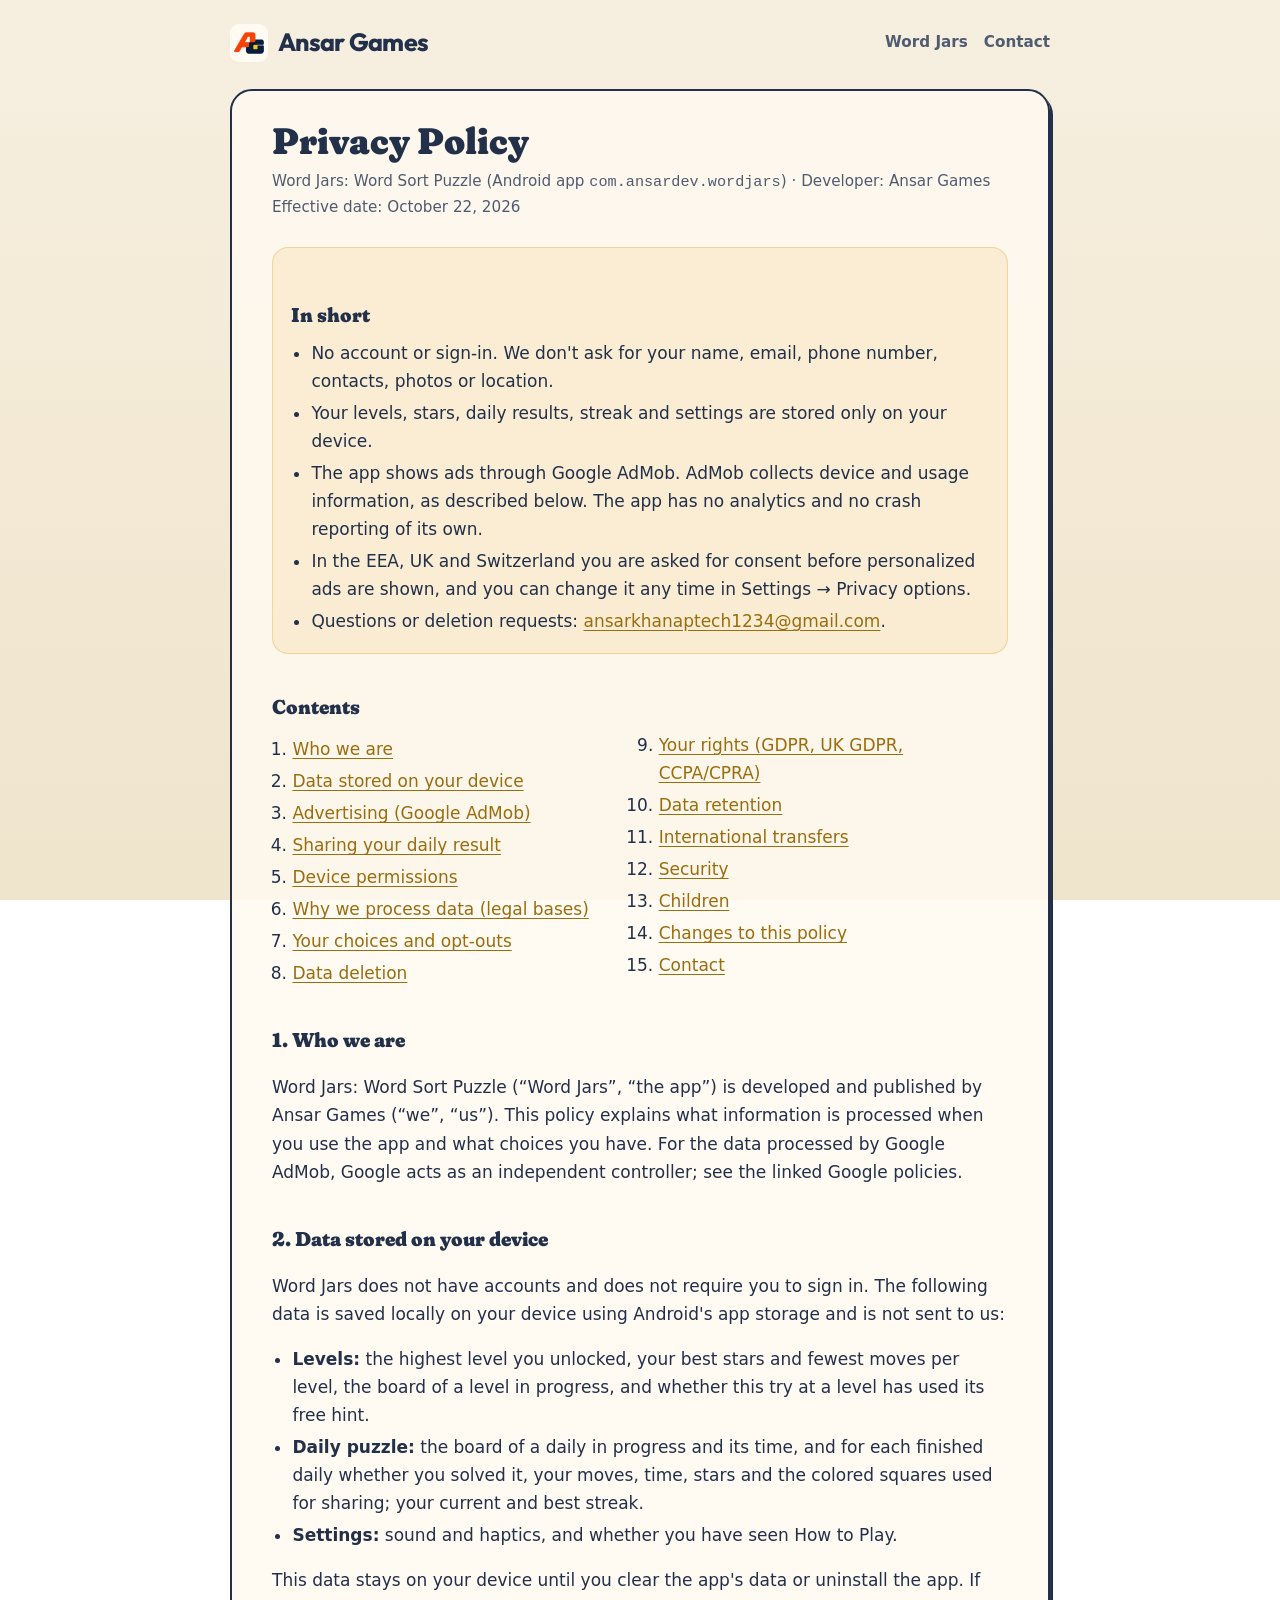
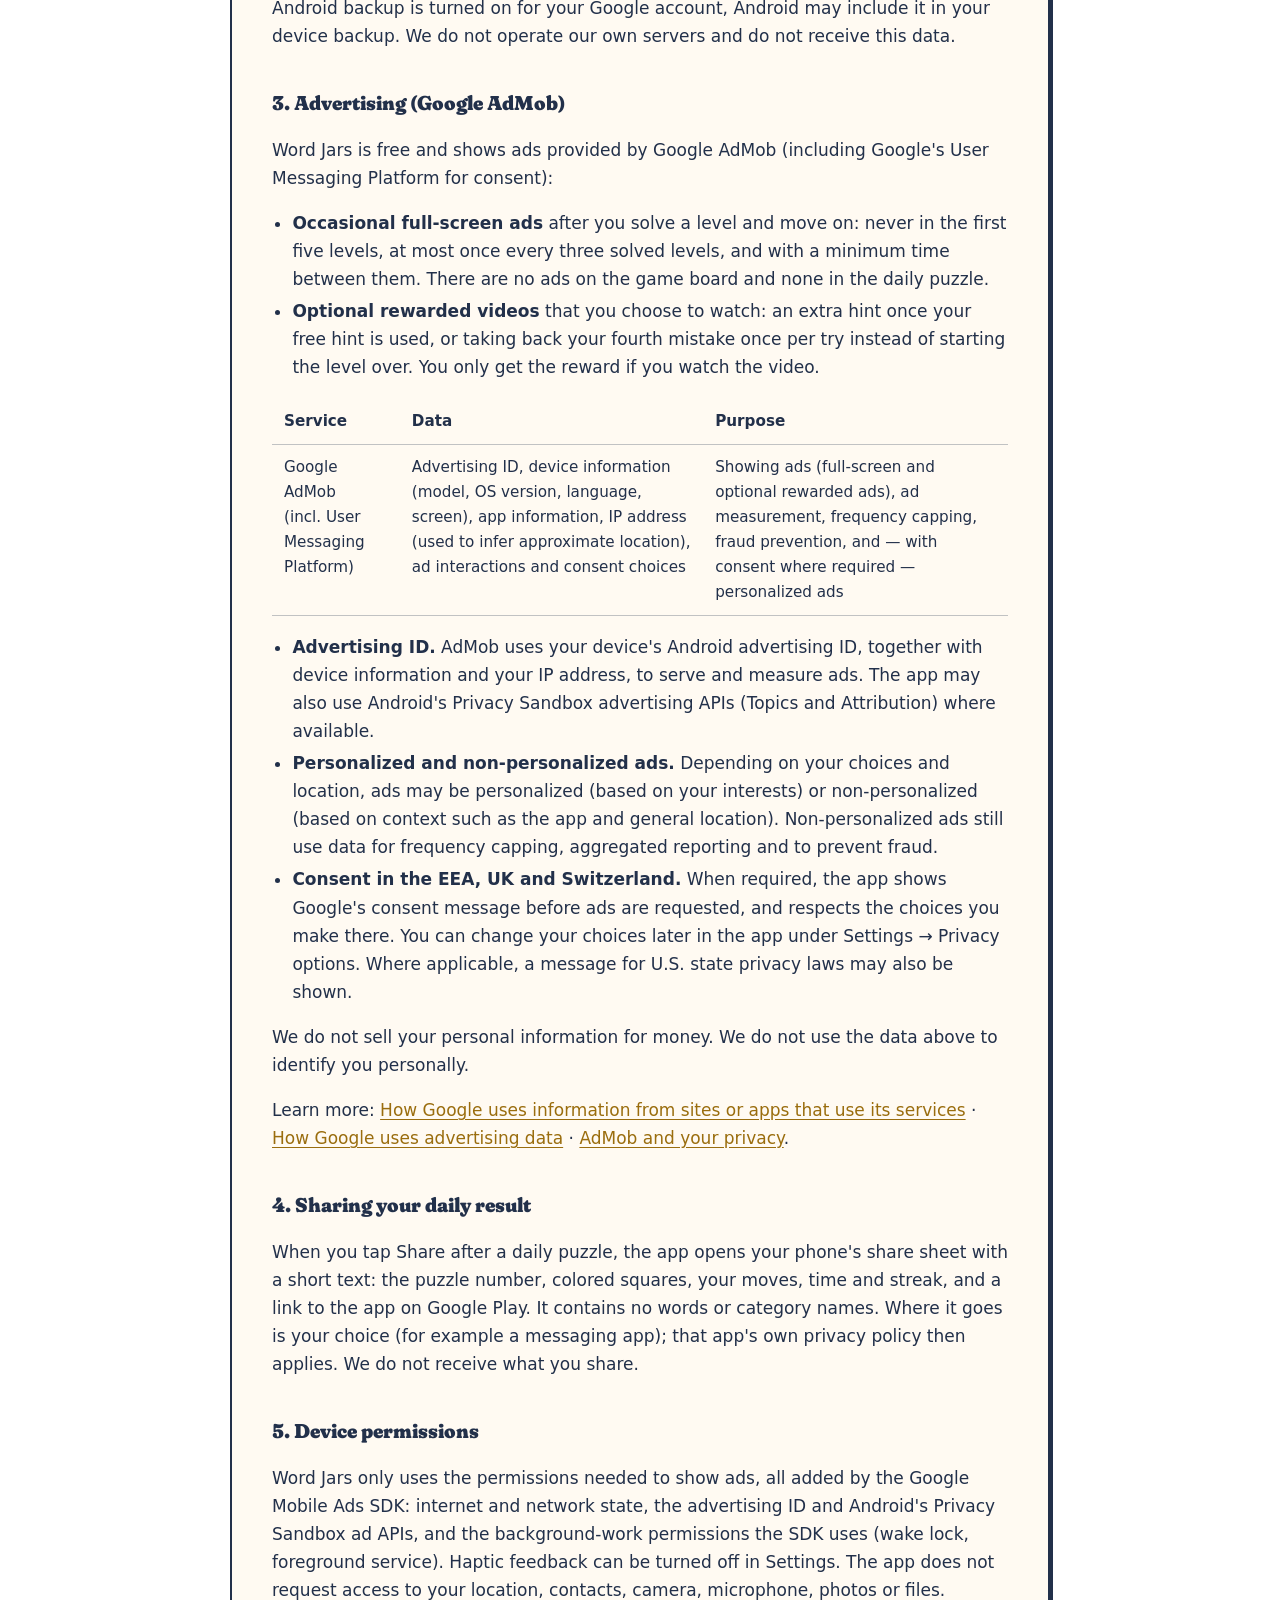
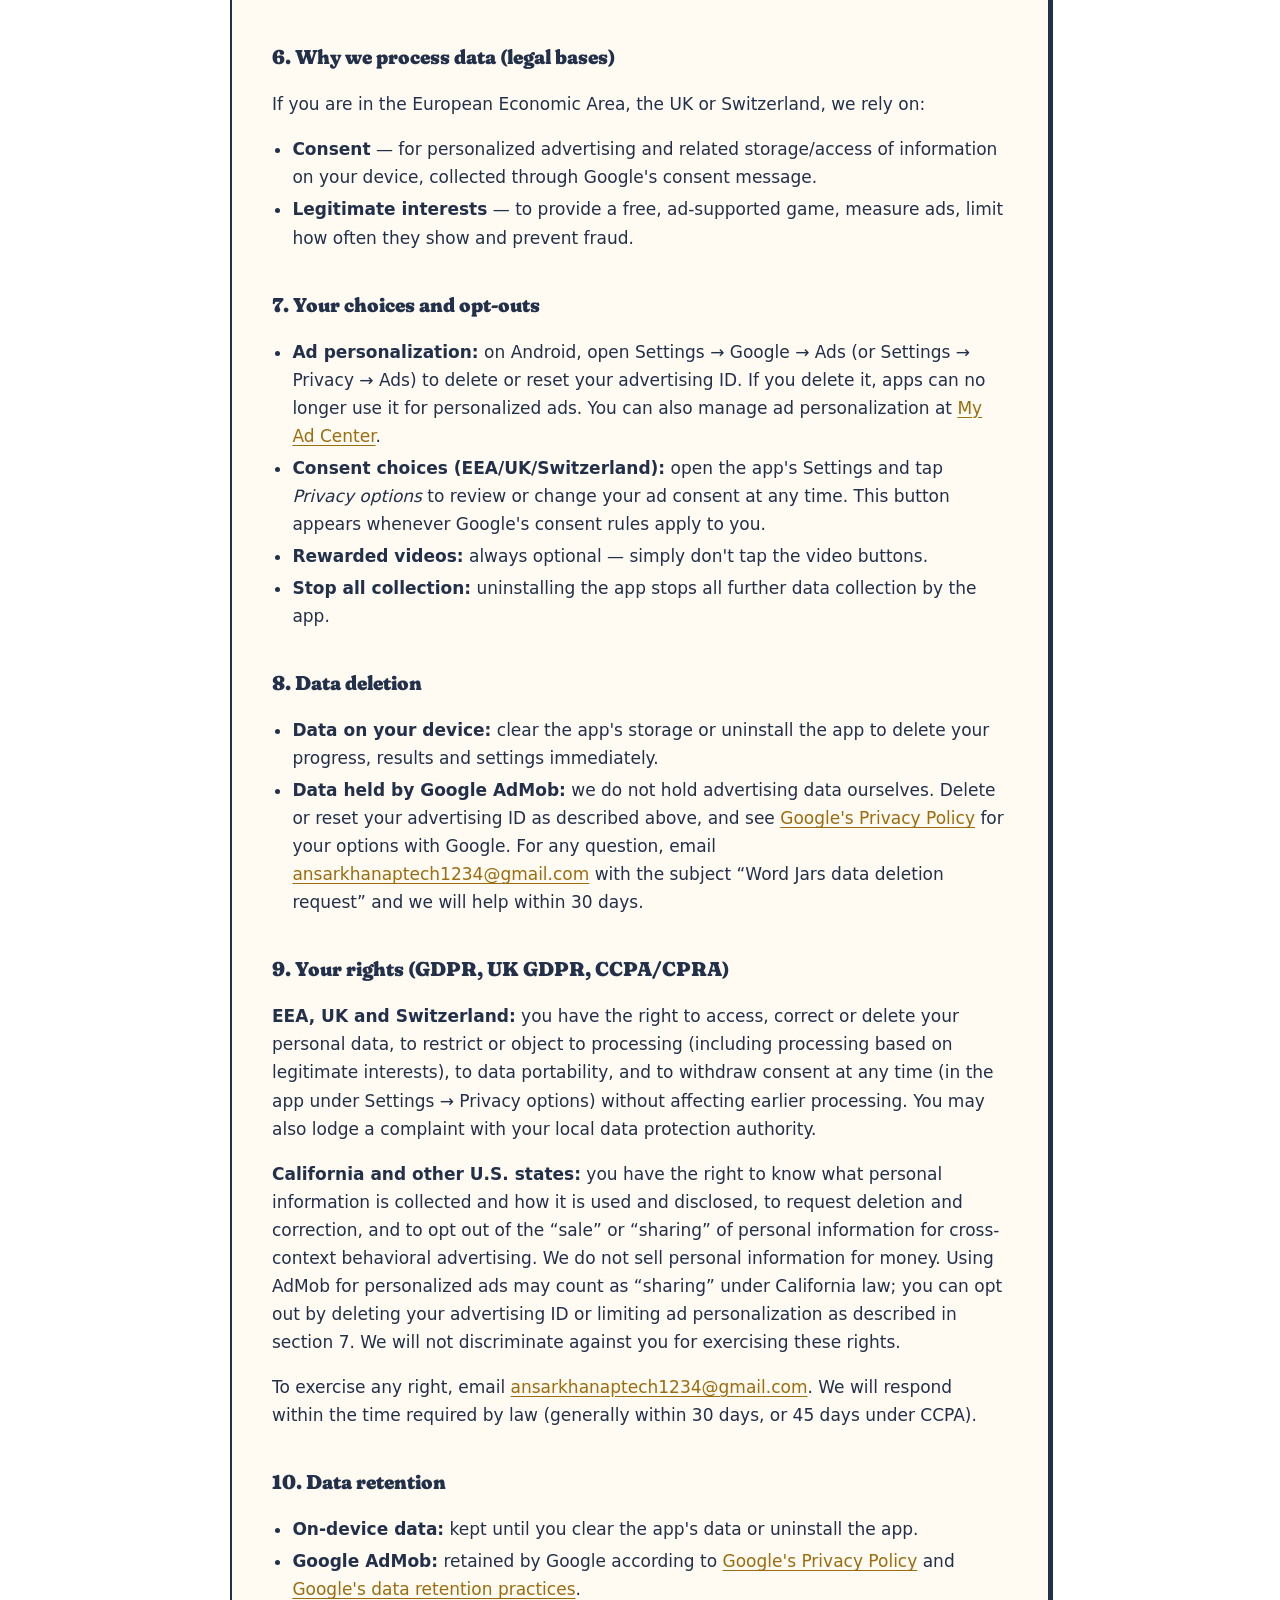
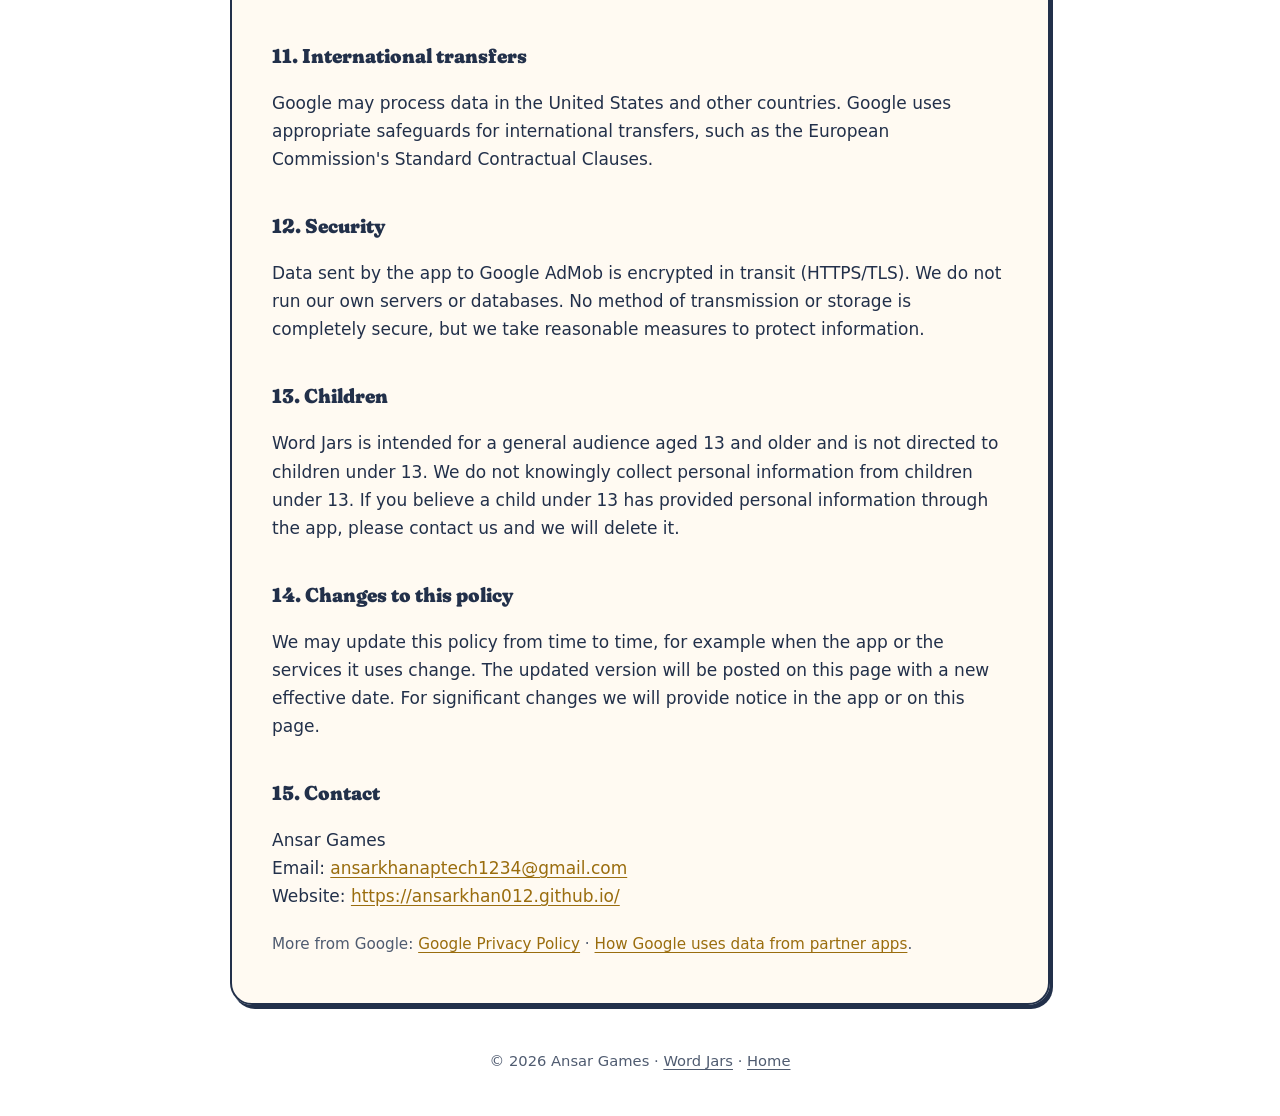
<file: word-jars/privacy-policy.html>
<!doctype html>
<html lang="en">
<head>
  <meta charset="utf-8">
  <meta name="viewport" content="width=device-width, initial-scale=1">
  <title>Privacy Policy — Word Jars: Word Sort Puzzle</title>
  <meta name="description" content="Privacy policy for Word Jars: Word Sort Puzzle (Android app com.ansardev.wordjars) by Ansar Games.">
  <meta name="theme-color" content="#f6efe0" media="(prefers-color-scheme: light)">
  <meta name="theme-color" content="#1b2436" media="(prefers-color-scheme: dark)">
  <link rel="icon" type="image/png" sizes="180x180" href="../assets/word-jars-icon.png">
  <link rel="stylesheet" href="../assets/style.css">
  <link rel="stylesheet" href="jars.css">
</head>
<body class="jars">
  <header class="site-header">
    <div class="wrap">
      <a class="brand" href="../"><img class="studio-brand-mark" src="../assets/ansar-games-icon-512.png" width="38" height="38" alt="">Ansar Games</a>
      <nav class="nav" aria-label="Main">
        <a href="./">Word Jars</a>
        <a href="mailto:ansarkhanaptech1234@gmail.com?subject=Word%20Jars%20privacy">Contact</a>
      </nav>
    </div>
  </header>

  <main class="wrap">
    <article class="card doc">
      <h1>Privacy Policy</h1>
      <p class="meta">Word Jars: Word Sort Puzzle (Android app <code>com.ansardev.wordjars</code>) · Developer: Ansar Games<br>Effective date: October 22, 2026</p>

      <section class="summary" aria-labelledby="short">
        <h2 id="short">In short</h2>
        <ul>
          <li>No account or sign-in. We don't ask for your name, email, phone number, contacts, photos or location.</li>
          <li>Your levels, stars, daily results, streak and settings are stored only on your device.</li>
          <li>The app shows ads through Google AdMob. AdMob collects device and usage information, as described below. The app has no analytics and no crash reporting of its own.</li>
          <li>In the EEA, UK and Switzerland you are asked for consent before personalized ads are shown, and you can change it any time in Settings → Privacy options.</li>
          <li>Questions or deletion requests: <a href="mailto:ansarkhanaptech1234@gmail.com">ansarkhanaptech1234@gmail.com</a>.</li>
        </ul>
      </section>

      <h2 id="contents">Contents</h2>
      <ol class="toc">
        <li><a href="#who">Who we are</a></li>
        <li><a href="#device">Data stored on your device</a></li>
        <li><a href="#ads">Advertising (Google AdMob)</a></li>
        <li><a href="#sharing">Sharing your daily result</a></li>
        <li><a href="#permissions">Device permissions</a></li>
        <li><a href="#bases">Why we process data (legal bases)</a></li>
        <li><a href="#choices">Your choices and opt-outs</a></li>
        <li><a href="#deletion">Data deletion</a></li>
        <li><a href="#rights">Your rights (GDPR, UK GDPR, CCPA/CPRA)</a></li>
        <li><a href="#retention">Data retention</a></li>
        <li><a href="#transfers">International transfers</a></li>
        <li><a href="#security">Security</a></li>
        <li><a href="#children">Children</a></li>
        <li><a href="#changes">Changes to this policy</a></li>
        <li><a href="#contact">Contact</a></li>
      </ol>

      <h2 id="who">1. Who we are</h2>
      <p>Word Jars: Word Sort Puzzle (“Word Jars”, “the app”) is developed and published by Ansar Games (“we”, “us”). This policy explains what information is processed when you use the app and what choices you have. For the data processed by Google AdMob, Google acts as an independent controller; see the linked Google policies.</p>

      <h2 id="device">2. Data stored on your device</h2>
      <p>Word Jars does not have accounts and does not require you to sign in. The following data is saved locally on your device using Android's app storage and is not sent to us:</p>
      <ul>
        <li><strong>Levels:</strong> the highest level you unlocked, your best stars and fewest moves per level, the board of a level in progress, and whether this try at a level has used its free hint.</li>
        <li><strong>Daily puzzle:</strong> the board of a daily in progress and its time, and for each finished daily whether you solved it, your moves, time, stars and the colored squares used for sharing; your current and best streak.</li>
        <li><strong>Settings:</strong> sound and haptics, and whether you have seen How to Play.</li>
      </ul>
      <p>This data stays on your device until you clear the app's data or uninstall the app. If Android backup is turned on for your Google account, Android may include it in your device backup. We do not operate our own servers and do not receive this data.</p>

      <h2 id="ads">3. Advertising (Google AdMob)</h2>
      <p>Word Jars is free and shows ads provided by Google AdMob (including Google's User Messaging Platform for consent):</p>
      <ul>
        <li><strong>Occasional full-screen ads</strong> after you solve a level and move on: never in the first five levels, at most once every three solved levels, and with a minimum time between them. There are no ads on the game board and none in the daily puzzle.</li>
        <li><strong>Optional rewarded videos</strong> that you choose to watch: an extra hint once your free hint is used, or taking back your fourth mistake once per try instead of starting the level over. You only get the reward if you watch the video.</li>
      </ul>
      <div class="table-wrap">
        <table>
          <thead><tr><th>Service</th><th>Data</th><th>Purpose</th></tr></thead>
          <tbody>
            <tr>
              <td>Google AdMob<br>(incl. User Messaging Platform)</td>
              <td>Advertising ID, device information (model, OS version, language, screen), app information, IP address (used to infer approximate location), ad interactions and consent choices</td>
              <td>Showing ads (full-screen and optional rewarded ads), ad measurement, frequency capping, fraud prevention, and — with consent where required — personalized ads</td>
            </tr>
          </tbody>
        </table>
      </div>
      <ul>
        <li><strong>Advertising ID.</strong> AdMob uses your device's Android advertising ID, together with device information and your IP address, to serve and measure ads. The app may also use Android's Privacy Sandbox advertising APIs (Topics and Attribution) where available.</li>
        <li><strong>Personalized and non-personalized ads.</strong> Depending on your choices and location, ads may be personalized (based on your interests) or non-personalized (based on context such as the app and general location). Non-personalized ads still use data for frequency capping, aggregated reporting and to prevent fraud.</li>
        <li><strong>Consent in the EEA, UK and Switzerland.</strong> When required, the app shows Google's consent message before ads are requested, and respects the choices you make there. You can change your choices later in the app under Settings → Privacy options. Where applicable, a message for U.S. state privacy laws may also be shown.</li>
      </ul>
      <p>We do not sell your personal information for money. We do not use the data above to identify you personally.</p>
      <p>Learn more: <a href="https://policies.google.com/technologies/partner-sites">How Google uses information from sites or apps that use its services</a> · <a href="https://policies.google.com/technologies/ads">How Google uses advertising data</a> · <a href="https://support.google.com/admob/answer/6128543">AdMob and your privacy</a>.</p>

      <h2 id="sharing">4. Sharing your daily result</h2>
      <p>When you tap Share after a daily puzzle, the app opens your phone's share sheet with a short text: the puzzle number, colored squares, your moves, time and streak, and a link to the app on Google Play. It contains no words or category names. Where it goes is your choice (for example a messaging app); that app's own privacy policy then applies. We do not receive what you share.</p>

      <h2 id="permissions">5. Device permissions</h2>
      <p>Word Jars only uses the permissions needed to show ads, all added by the Google Mobile Ads SDK: internet and network state, the advertising ID and Android's Privacy Sandbox ad APIs, and the background-work permissions the SDK uses (wake lock, foreground service). Haptic feedback can be turned off in Settings. The app does not request access to your location, contacts, camera, microphone, photos or files.</p>

      <h2 id="bases">6. Why we process data (legal bases)</h2>
      <p>If you are in the European Economic Area, the UK or Switzerland, we rely on:</p>
      <ul>
        <li><strong>Consent</strong> — for personalized advertising and related storage/access of information on your device, collected through Google's consent message.</li>
        <li><strong>Legitimate interests</strong> — to provide a free, ad-supported game, measure ads, limit how often they show and prevent fraud.</li>
      </ul>

      <h2 id="choices">7. Your choices and opt-outs</h2>
      <ul>
        <li><strong>Ad personalization:</strong> on Android, open Settings → Google → Ads (or Settings → Privacy → Ads) to delete or reset your advertising ID. If you delete it, apps can no longer use it for personalized ads. You can also manage ad personalization at <a href="https://myadcenter.google.com/">My Ad Center</a>.</li>
        <li><strong>Consent choices (EEA/UK/Switzerland):</strong> open the app's Settings and tap <em>Privacy options</em> to review or change your ad consent at any time. This button appears whenever Google's consent rules apply to you.</li>
        <li><strong>Rewarded videos:</strong> always optional — simply don't tap the video buttons.</li>
        <li><strong>Stop all collection:</strong> uninstalling the app stops all further data collection by the app.</li>
      </ul>

      <h2 id="deletion">8. Data deletion</h2>
      <ul>
        <li><strong>Data on your device:</strong> clear the app's storage or uninstall the app to delete your progress, results and settings immediately.</li>
        <li><strong>Data held by Google AdMob:</strong> we do not hold advertising data ourselves. Delete or reset your advertising ID as described above, and see <a href="https://policies.google.com/privacy">Google's Privacy Policy</a> for your options with Google. For any question, email <a href="mailto:ansarkhanaptech1234@gmail.com?subject=Word%20Jars%20data%20deletion%20request">ansarkhanaptech1234@gmail.com</a> with the subject “Word Jars data deletion request” and we will help within 30 days.</li>
      </ul>

      <h2 id="rights">9. Your rights (GDPR, UK GDPR, CCPA/CPRA)</h2>
      <p><strong>EEA, UK and Switzerland:</strong> you have the right to access, correct or delete your personal data, to restrict or object to processing (including processing based on legitimate interests), to data portability, and to withdraw consent at any time (in the app under Settings → Privacy options) without affecting earlier processing. You may also lodge a complaint with your local data protection authority.</p>
      <p><strong>California and other U.S. states:</strong> you have the right to know what personal information is collected and how it is used and disclosed, to request deletion and correction, and to opt out of the “sale” or “sharing” of personal information for cross-context behavioral advertising. We do not sell personal information for money. Using AdMob for personalized ads may count as “sharing” under California law; you can opt out by deleting your advertising ID or limiting ad personalization as described in section 7. We will not discriminate against you for exercising these rights.</p>
      <p>To exercise any right, email <a href="mailto:ansarkhanaptech1234@gmail.com">ansarkhanaptech1234@gmail.com</a>. We will respond within the time required by law (generally within 30 days, or 45 days under CCPA).</p>

      <h2 id="retention">10. Data retention</h2>
      <ul>
        <li><strong>On-device data:</strong> kept until you clear the app's data or uninstall the app.</li>
        <li><strong>Google AdMob:</strong> retained by Google according to <a href="https://policies.google.com/privacy">Google's Privacy Policy</a> and <a href="https://policies.google.com/technologies/retention">Google's data retention practices</a>.</li>
      </ul>

      <h2 id="transfers">11. International transfers</h2>
      <p>Google may process data in the United States and other countries. Google uses appropriate safeguards for international transfers, such as the European Commission's Standard Contractual Clauses.</p>

      <h2 id="security">12. Security</h2>
      <p>Data sent by the app to Google AdMob is encrypted in transit (HTTPS/TLS). We do not run our own servers or databases. No method of transmission or storage is completely secure, but we take reasonable measures to protect information.</p>

      <h2 id="children">13. Children</h2>
      <p>Word Jars is intended for a general audience aged 13 and older and is not directed to children under 13. We do not knowingly collect personal information from children under 13. If you believe a child under 13 has provided personal information through the app, please contact us and we will delete it.</p>

      <h2 id="changes">14. Changes to this policy</h2>
      <p>We may update this policy from time to time, for example when the app or the services it uses change. The updated version will be posted on this page with a new effective date. For significant changes we will provide notice in the app or on this page.</p>

      <h2 id="contact">15. Contact</h2>
      <p>Ansar Games<br>
        Email: <a href="mailto:ansarkhanaptech1234@gmail.com">ansarkhanaptech1234@gmail.com</a><br>
        Website: <a href="https://ansarkhan012.github.io/">https://ansarkhan012.github.io/</a></p>
      <p class="meta" style="margin-top:22px">More from Google: <a href="https://policies.google.com/privacy">Google Privacy Policy</a> · <a href="https://policies.google.com/technologies/partner-sites">How Google uses data from partner apps</a>.</p>
    </article>
  </main>

  <footer class="site-footer">
    <div class="wrap">
      © 2026 Ansar Games · <a href="./">Word Jars</a> · <a href="../">Home</a>
    </div>
  </footer>
</body>
</html>
</file>
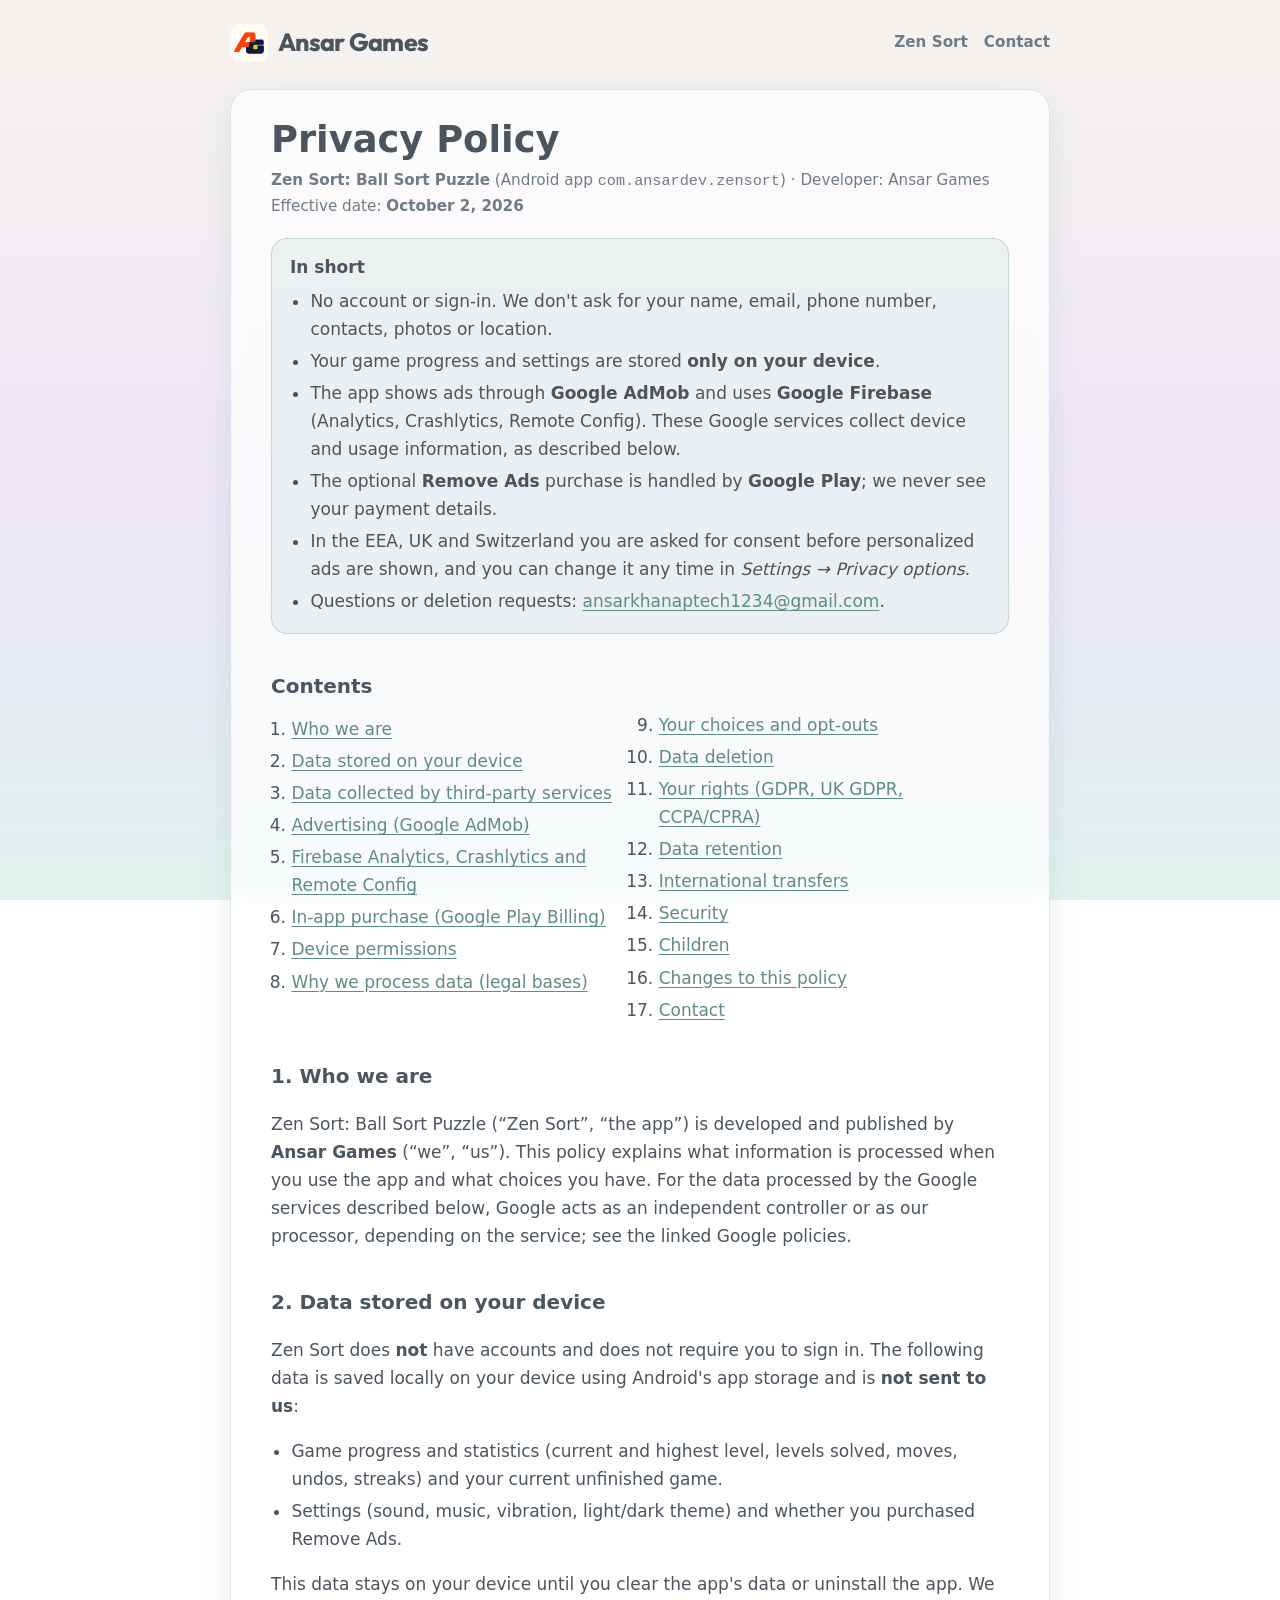
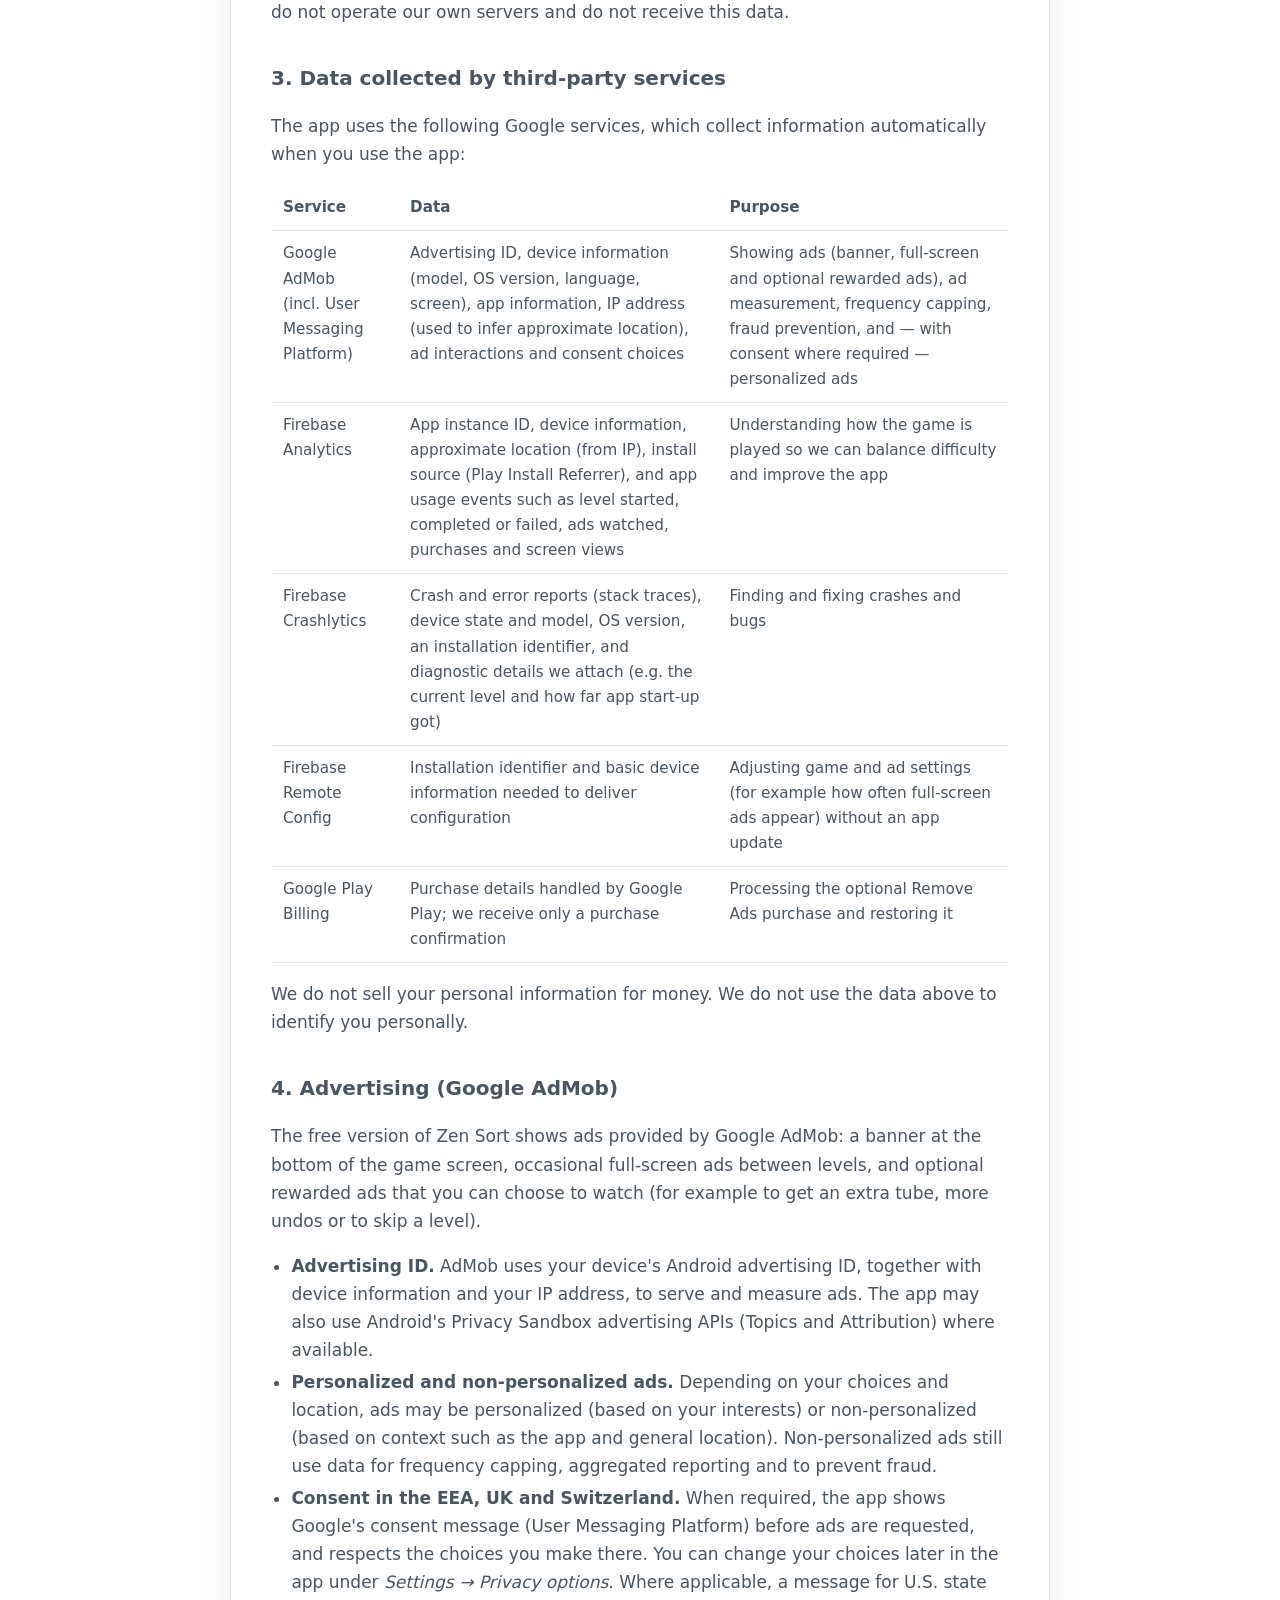
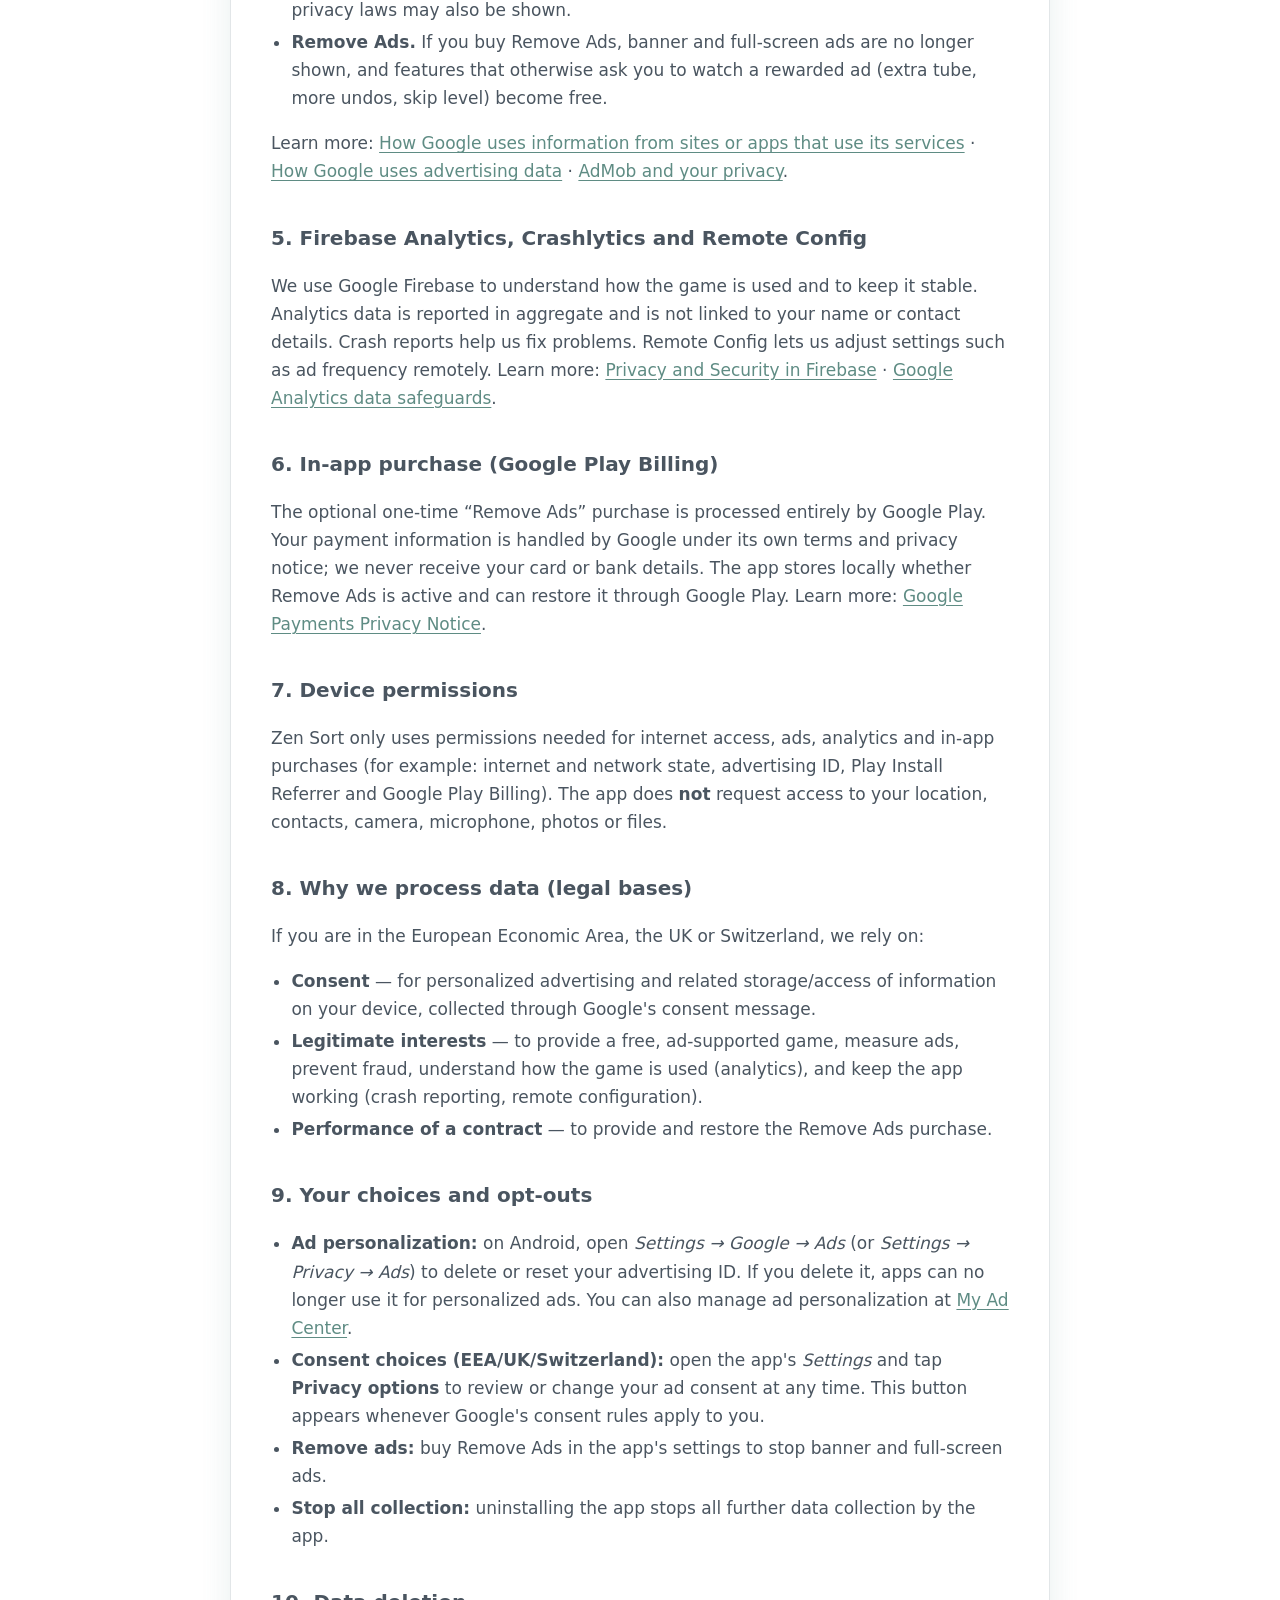
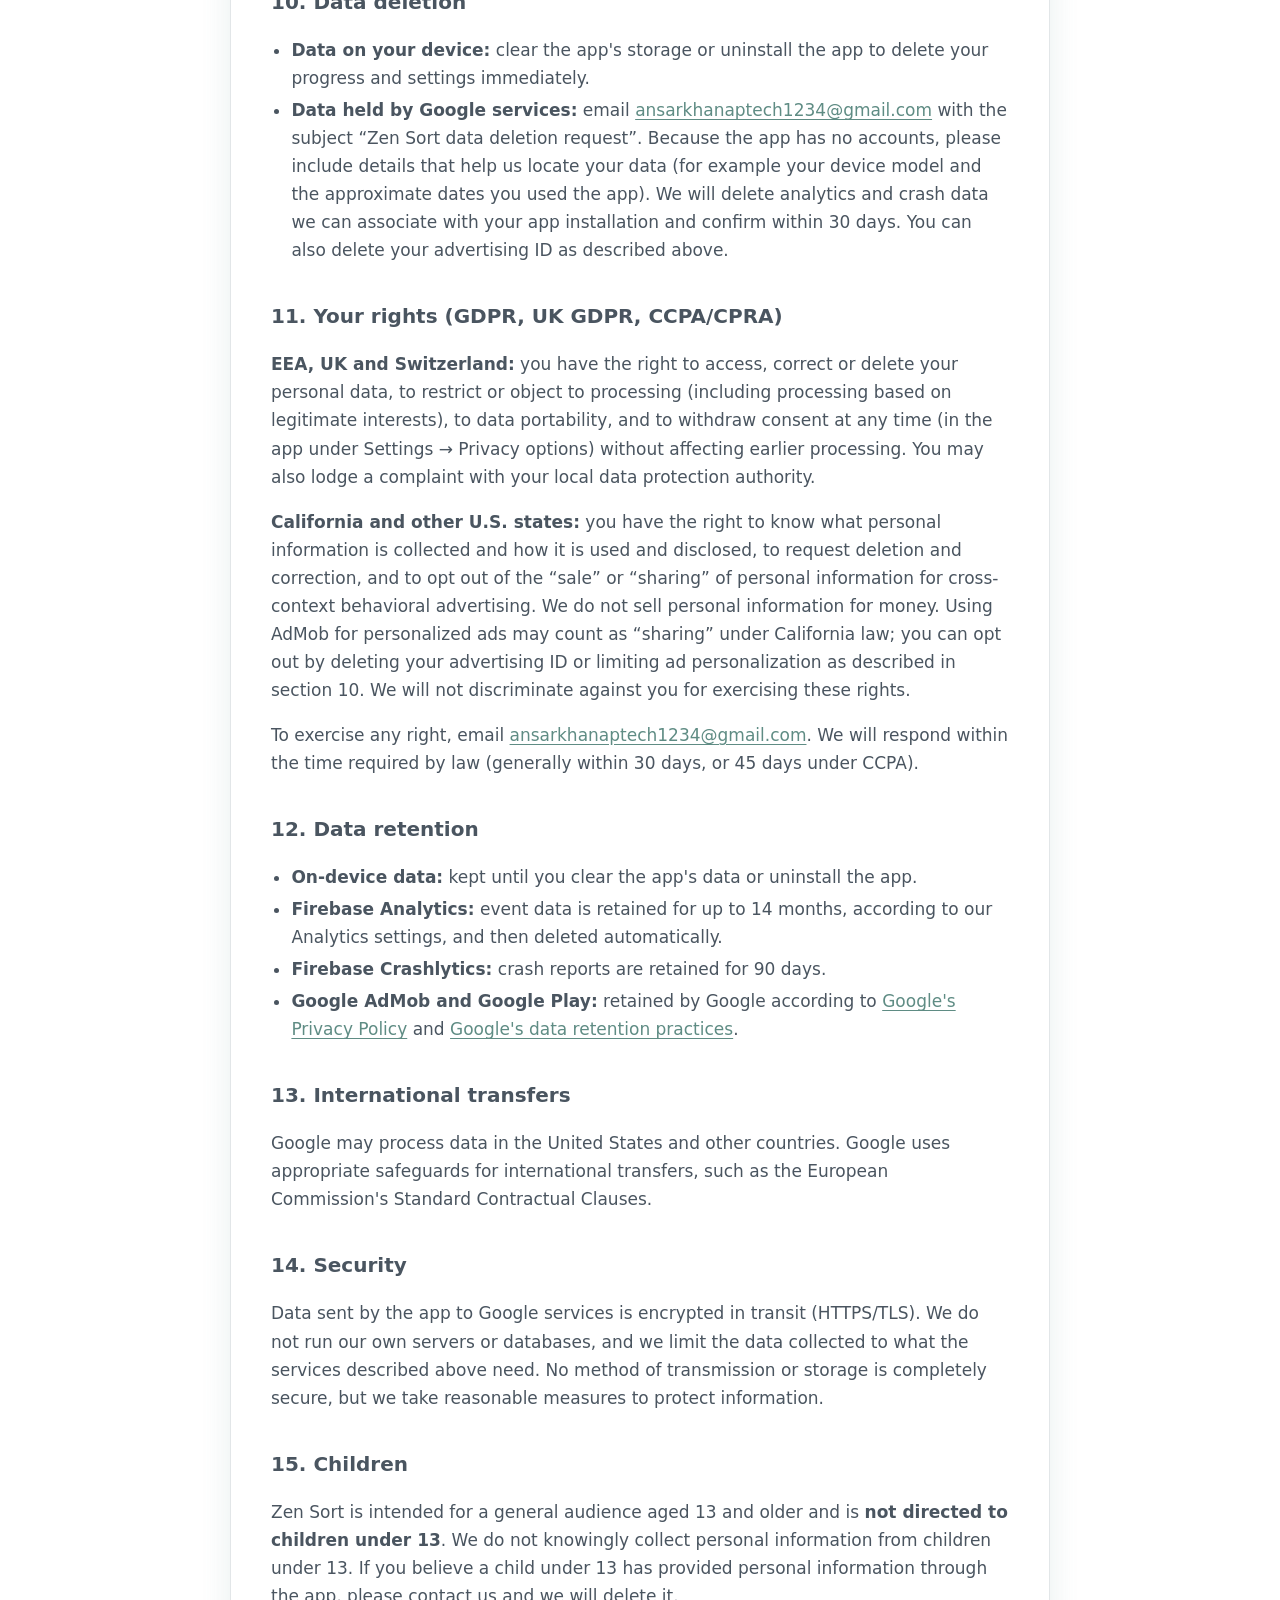
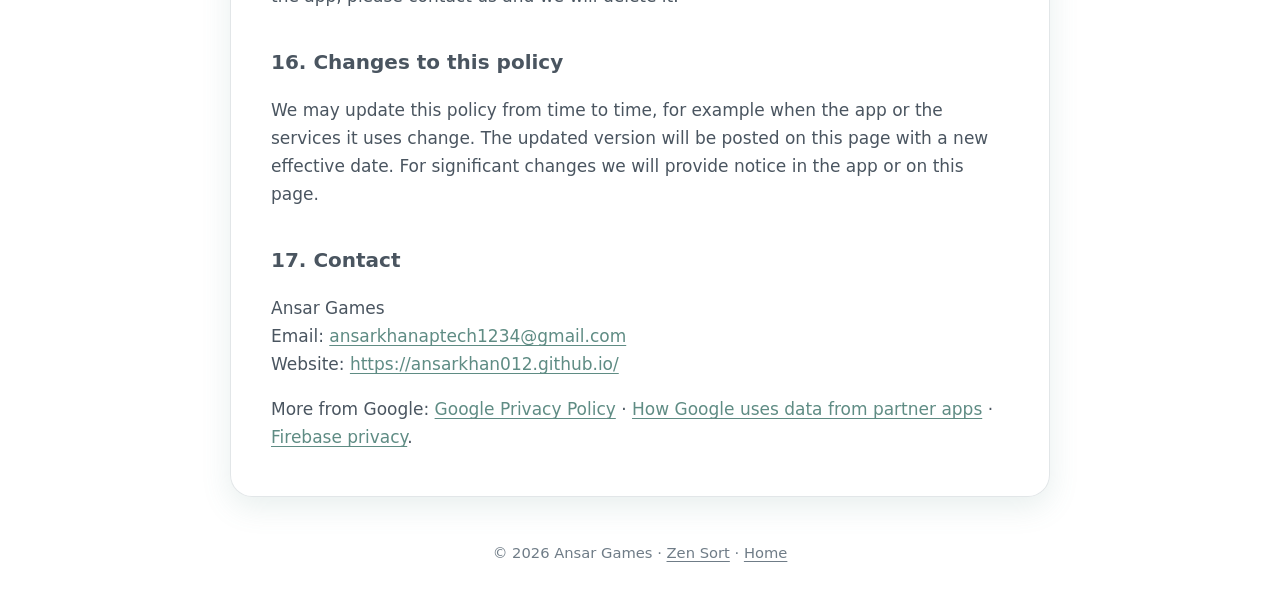
<file: zen-sort/privacy-policy.html>
<!doctype html>
<html lang="en">
<head>
  <meta charset="utf-8">
  <meta name="viewport" content="width=device-width, initial-scale=1">
  <title>Privacy Policy — Zen Sort: Ball Sort Puzzle</title>
  <meta name="description" content="Privacy policy for Zen Sort: Ball Sort Puzzle by Ansar Games.">
  <meta name="theme-color" content="#f6f3ee" media="(prefers-color-scheme: light)">
  <meta name="theme-color" content="#232a31" media="(prefers-color-scheme: dark)">
  <link rel="icon" type="image/png" sizes="32x32" href="../assets/favicon-32.png">
  <link rel="stylesheet" href="../assets/style.css">
</head>
<body>
  <header class="site-header">
    <div class="wrap">
      <a class="brand" href="../"><img class="studio-brand-mark" src="../assets/ansar-games-icon-512.png" width="38" height="38" alt="">Ansar Games</a>
      <nav class="nav" aria-label="Main">
        <a href="./">Zen Sort</a>
        <a href="mailto:ansarkhanaptech1234@gmail.com?subject=Zen%20Sort%20privacy">Contact</a>
      </nav>
    </div>
  </header>

  <main class="wrap">
    <article class="card doc">
      <h1>Privacy Policy</h1>
      <p class="meta"><strong>Zen Sort: Ball Sort Puzzle</strong> (Android app <code>com.ansardev.zensort</code>) · Developer: Ansar Games<br>
        Effective date: <strong>October 2, 2026</strong></p>

      <div class="summary">
        <strong>In short</strong>
        <ul>
          <li>No account or sign-in. We don't ask for your name, email, phone number, contacts, photos or location.</li>
          <li>Your game progress and settings are stored <strong>only on your device</strong>.</li>
          <li>The app shows ads through <strong>Google AdMob</strong> and uses <strong>Google Firebase</strong> (Analytics, Crashlytics, Remote Config). These Google services collect device and usage information, as described below.</li>
          <li>The optional <strong>Remove Ads</strong> purchase is handled by <strong>Google Play</strong>; we never see your payment details.</li>
          <li>In the EEA, UK and Switzerland you are asked for consent before personalized ads are shown, and you can change it any time in <em>Settings → Privacy options</em>.</li>
          <li>Questions or deletion requests: <a href="mailto:ansarkhanaptech1234@gmail.com">ansarkhanaptech1234@gmail.com</a>.</li>
        </ul>
      </div>

      <h2 id="contents">Contents</h2>
      <ol class="toc">
        <li><a href="#who">Who we are</a></li>
        <li><a href="#device">Data stored on your device</a></li>
        <li><a href="#collected">Data collected by third-party services</a></li>
        <li><a href="#ads">Advertising (Google AdMob)</a></li>
        <li><a href="#firebase">Firebase Analytics, Crashlytics and Remote Config</a></li>
        <li><a href="#billing">In-app purchase (Google Play Billing)</a></li>
        <li><a href="#permissions">Device permissions</a></li>
        <li><a href="#legal">Why we process data (legal bases)</a></li>
        <li><a href="#choices">Your choices and opt-outs</a></li>
        <li><a href="#deletion">Data deletion</a></li>
        <li><a href="#rights">Your rights (GDPR, UK GDPR, CCPA/CPRA)</a></li>
        <li><a href="#retention">Data retention</a></li>
        <li><a href="#transfers">International transfers</a></li>
        <li><a href="#security">Security</a></li>
        <li><a href="#children">Children</a></li>
        <li><a href="#changes">Changes to this policy</a></li>
        <li><a href="#contact">Contact</a></li>
      </ol>

      <h2 id="who">1. Who we are</h2>
      <p>Zen Sort: Ball Sort Puzzle (“Zen Sort”, “the app”) is developed and published by <strong>Ansar Games</strong> (“we”, “us”). This policy explains what information is processed when you use the app and what choices you have. For the data processed by the Google services described below, Google acts as an independent controller or as our processor, depending on the service; see the linked Google policies.</p>

      <h2 id="device">2. Data stored on your device</h2>
      <p>Zen Sort does <strong>not</strong> have accounts and does not require you to sign in. The following data is saved locally on your device using Android's app storage and is <strong>not sent to us</strong>:</p>
      <ul>
        <li>Game progress and statistics (current and highest level, levels solved, moves, undos, streaks) and your current unfinished game.</li>
        <li>Settings (sound, music, vibration, light/dark theme) and whether you purchased Remove Ads.</li>
      </ul>
      <p>This data stays on your device until you clear the app's data or uninstall the app. We do not operate our own servers and do not receive this data.</p>

      <h2 id="collected">3. Data collected by third-party services</h2>
      <p>The app uses the following Google services, which collect information automatically when you use the app:</p>
      <div class="table-wrap">
        <table>
          <thead>
            <tr><th>Service</th><th>Data</th><th>Purpose</th></tr>
          </thead>
          <tbody>
            <tr>
              <td>Google AdMob<br>(incl. User Messaging Platform)</td>
              <td>Advertising ID, device information (model, OS version, language, screen), app information, IP address (used to infer approximate location), ad interactions and consent choices</td>
              <td>Showing ads (banner, full-screen and optional rewarded ads), ad measurement, frequency capping, fraud prevention, and — with consent where required — personalized ads</td>
            </tr>
            <tr>
              <td>Firebase Analytics</td>
              <td>App instance ID, device information, approximate location (from IP), install source (Play Install Referrer), and app usage events such as level started, completed or failed, ads watched, purchases and screen views</td>
              <td>Understanding how the game is played so we can balance difficulty and improve the app</td>
            </tr>
            <tr>
              <td>Firebase Crashlytics</td>
              <td>Crash and error reports (stack traces), device state and model, OS version, an installation identifier, and diagnostic details we attach (e.g. the current level and how far app start-up got)</td>
              <td>Finding and fixing crashes and bugs</td>
            </tr>
            <tr>
              <td>Firebase Remote Config</td>
              <td>Installation identifier and basic device information needed to deliver configuration</td>
              <td>Adjusting game and ad settings (for example how often full-screen ads appear) without an app update</td>
            </tr>
            <tr>
              <td>Google Play Billing</td>
              <td>Purchase details handled by Google Play; we receive only a purchase confirmation</td>
              <td>Processing the optional Remove Ads purchase and restoring it</td>
            </tr>
          </tbody>
        </table>
      </div>
      <p>We do not sell your personal information for money. We do not use the data above to identify you personally.</p>

      <h2 id="ads">4. Advertising (Google AdMob)</h2>
      <p>The free version of Zen Sort shows ads provided by Google AdMob: a banner at the bottom of the game screen, occasional full-screen ads between levels, and optional rewarded ads that you can choose to watch (for example to get an extra tube, more undos or to skip a level).</p>
      <ul>
        <li><strong>Advertising ID.</strong> AdMob uses your device's Android advertising ID, together with device information and your IP address, to serve and measure ads. The app may also use Android's Privacy Sandbox advertising APIs (Topics and Attribution) where available.</li>
        <li><strong>Personalized and non-personalized ads.</strong> Depending on your choices and location, ads may be personalized (based on your interests) or non-personalized (based on context such as the app and general location). Non-personalized ads still use data for frequency capping, aggregated reporting and to prevent fraud.</li>
        <li><strong>Consent in the EEA, UK and Switzerland.</strong> When required, the app shows Google's consent message (User Messaging Platform) before ads are requested, and respects the choices you make there. You can change your choices later in the app under <em>Settings → Privacy options</em>. Where applicable, a message for U.S. state privacy laws may also be shown.</li>
        <li><strong>Remove Ads.</strong> If you buy Remove Ads, banner and full-screen ads are no longer shown, and features that otherwise ask you to watch a rewarded ad (extra tube, more undos, skip level) become free.</li>
      </ul>
      <p>Learn more: <a href="https://policies.google.com/technologies/partner-sites" rel="noopener">How Google uses information from sites or apps that use its services</a> · <a href="https://policies.google.com/technologies/ads" rel="noopener">How Google uses advertising data</a> · <a href="https://support.google.com/admob/answer/6128543" rel="noopener">AdMob and your privacy</a>.</p>

      <h2 id="firebase">5. Firebase Analytics, Crashlytics and Remote Config</h2>
      <p>We use Google Firebase to understand how the game is used and to keep it stable. Analytics data is reported in aggregate and is not linked to your name or contact details. Crash reports help us fix problems. Remote Config lets us adjust settings such as ad frequency remotely. Learn more: <a href="https://firebase.google.com/support/privacy" rel="noopener">Privacy and Security in Firebase</a> · <a href="https://support.google.com/analytics/answer/6004245" rel="noopener">Google Analytics data safeguards</a>.</p>

      <h2 id="billing">6. In-app purchase (Google Play Billing)</h2>
      <p>The optional one-time “Remove Ads” purchase is processed entirely by Google Play. Your payment information is handled by Google under its own terms and privacy notice; we never receive your card or bank details. The app stores locally whether Remove Ads is active and can restore it through Google Play. Learn more: <a href="https://payments.google.com/payments/apis-secure/u/0/get_legal_document?ldo=0&amp;ldt=privacynotice" rel="noopener">Google Payments Privacy Notice</a>.</p>

      <h2 id="permissions">7. Device permissions</h2>
      <p>Zen Sort only uses permissions needed for internet access, ads, analytics and in-app purchases (for example: internet and network state, advertising ID, Play Install Referrer and Google Play Billing). The app does <strong>not</strong> request access to your location, contacts, camera, microphone, photos or files.</p>

      <h2 id="legal">8. Why we process data (legal bases)</h2>
      <p>If you are in the European Economic Area, the UK or Switzerland, we rely on:</p>
      <ul>
        <li><strong>Consent</strong> — for personalized advertising and related storage/access of information on your device, collected through Google's consent message.</li>
        <li><strong>Legitimate interests</strong> — to provide a free, ad-supported game, measure ads, prevent fraud, understand how the game is used (analytics), and keep the app working (crash reporting, remote configuration).</li>
        <li><strong>Performance of a contract</strong> — to provide and restore the Remove Ads purchase.</li>
      </ul>

      <h2 id="choices">9. Your choices and opt-outs</h2>
      <ul>
        <li><strong>Ad personalization:</strong> on Android, open <em>Settings → Google → Ads</em> (or <em>Settings → Privacy → Ads</em>) to delete or reset your advertising ID. If you delete it, apps can no longer use it for personalized ads. You can also manage ad personalization at <a href="https://myadcenter.google.com/" rel="noopener">My Ad Center</a>.</li>
        <li><strong>Consent choices (EEA/UK/Switzerland):</strong> open the app's <em>Settings</em> and tap <strong>Privacy options</strong> to review or change your ad consent at any time. This button appears whenever Google's consent rules apply to you.</li>
        <li><strong>Remove ads:</strong> buy Remove Ads in the app's settings to stop banner and full-screen ads.</li>
        <li><strong>Stop all collection:</strong> uninstalling the app stops all further data collection by the app.</li>
      </ul>

      <h2 id="deletion">10. Data deletion</h2>
      <ul>
        <li><strong>Data on your device:</strong> clear the app's storage or uninstall the app to delete your progress and settings immediately.</li>
        <li><strong>Data held by Google services:</strong> email <a href="mailto:ansarkhanaptech1234@gmail.com?subject=Zen%20Sort%20data%20deletion%20request">ansarkhanaptech1234@gmail.com</a> with the subject “Zen Sort data deletion request”. Because the app has no accounts, please include details that help us locate your data (for example your device model and the approximate dates you used the app). We will delete analytics and crash data we can associate with your app installation and confirm within 30 days. You can also delete your advertising ID as described above.</li>
      </ul>

      <h2 id="rights">11. Your rights (GDPR, UK GDPR, CCPA/CPRA)</h2>
      <p><strong>EEA, UK and Switzerland:</strong> you have the right to access, correct or delete your personal data, to restrict or object to processing (including processing based on legitimate interests), to data portability, and to withdraw consent at any time (in the app under Settings → Privacy options) without affecting earlier processing. You may also lodge a complaint with your local data protection authority.</p>
      <p><strong>California and other U.S. states:</strong> you have the right to know what personal information is collected and how it is used and disclosed, to request deletion and correction, and to opt out of the “sale” or “sharing” of personal information for cross-context behavioral advertising. We do not sell personal information for money. Using AdMob for personalized ads may count as “sharing” under California law; you can opt out by deleting your advertising ID or limiting ad personalization as described in section 10. We will not discriminate against you for exercising these rights.</p>
      <p>To exercise any right, email <a href="mailto:ansarkhanaptech1234@gmail.com">ansarkhanaptech1234@gmail.com</a>. We will respond within the time required by law (generally within 30 days, or 45 days under CCPA).</p>

      <h2 id="retention">12. Data retention</h2>
      <ul>
        <li><strong>On-device data:</strong> kept until you clear the app's data or uninstall the app.</li>
        <li><strong>Firebase Analytics:</strong> event data is retained for up to 14 months, according to our Analytics settings, and then deleted automatically.</li>
        <li><strong>Firebase Crashlytics:</strong> crash reports are retained for 90 days.</li>
        <li><strong>Google AdMob and Google Play:</strong> retained by Google according to <a href="https://policies.google.com/privacy" rel="noopener">Google's Privacy Policy</a> and <a href="https://policies.google.com/technologies/retention" rel="noopener">Google's data retention practices</a>.</li>
      </ul>

      <h2 id="transfers">13. International transfers</h2>
      <p>Google may process data in the United States and other countries. Google uses appropriate safeguards for international transfers, such as the European Commission's Standard Contractual Clauses.</p>

      <h2 id="security">14. Security</h2>
      <p>Data sent by the app to Google services is encrypted in transit (HTTPS/TLS). We do not run our own servers or databases, and we limit the data collected to what the services described above need. No method of transmission or storage is completely secure, but we take reasonable measures to protect information.</p>

      <h2 id="children">15. Children</h2>
      <p>Zen Sort is intended for a general audience aged 13 and older and is <strong>not directed to children under 13</strong>. We do not knowingly collect personal information from children under 13. If you believe a child under 13 has provided personal information through the app, please contact us and we will delete it.</p>

      <h2 id="changes">16. Changes to this policy</h2>
      <p>We may update this policy from time to time, for example when the app or the services it uses change. The updated version will be posted on this page with a new effective date. For significant changes we will provide notice in the app or on this page.</p>

      <h2 id="contact">17. Contact</h2>
      <p>Ansar Games<br>
        Email: <a href="mailto:ansarkhanaptech1234@gmail.com">ansarkhanaptech1234@gmail.com</a><br>
        Website: <a href="https://ansarkhan012.github.io/">https://ansarkhan012.github.io/</a></p>
      <p>More from Google: <a href="https://policies.google.com/privacy" rel="noopener">Google Privacy Policy</a> · <a href="https://policies.google.com/technologies/partner-sites" rel="noopener">How Google uses data from partner apps</a> · <a href="https://firebase.google.com/support/privacy" rel="noopener">Firebase privacy</a>.</p>
    </article>
  </main>

  <footer class="site-footer">
    <div class="wrap">
      © 2026 Ansar Games · <a href="./">Zen Sort</a> · <a href="../">Home</a>
    </div>
  </footer>
</body>
</html>
</file>
<file: assets/studio.css>
@font-face{font-family:Outfit;src:url('fonts/Outfit-Variable.woff2') format('woff2');font-weight:100 900;font-display:swap}
:root{color-scheme:light;--paper:#fffaf2;--navy:#0b1d3b;--orange:#ff4b16;--yellow:#ffd325;--card:#f7f0e5;--font:Outfit,system-ui,-apple-system,'Segoe UI',sans-serif}
*{box-sizing:border-box}
html{scroll-behavior:smooth;scroll-padding-top:28px;-webkit-text-size-adjust:100%}
body{margin:0;background:var(--paper);color:var(--navy);font-family:var(--font);font-size:18px;line-height:1.5}
a{color:inherit;text-underline-offset:5px}
a:focus-visible{outline:3px solid #327bb5;outline-offset:6px;border-radius:4px}
img{display:block;max-width:100%;height:auto}
.wrap{width:min(100% - 96px,1328px);margin-inline:auto}
.skip-link{position:absolute;top:8px;left:16px;z-index:10;padding:12px;background:var(--navy);color:white;transform:translateY(-160%)}
.skip-link:focus{transform:translateY(0)}
.site-header{display:flex;justify-content:space-between;align-items:center;gap:32px;padding-block:30px}
.brand{display:inline-flex;align-items:center;gap:14px;text-decoration:none;flex-shrink:0;font-weight:800;font-size:clamp(36px,2.8vw,38px);letter-spacing:-1.3px;line-height:1.1}
.brand img{width:72px;height:54px;object-fit:contain}
nav{display:flex;gap:44px;align-items:center;font-size:22px;font-weight:700}
nav a{text-decoration:none;padding-block:12px;border-bottom:4px solid transparent}
nav a:hover,nav .nav-active{border-color:var(--orange)}
.hero{display:grid;grid-template-columns:1.05fr 1fr;align-items:center;position:relative;padding-block:26px 36px;min-height:650px}
.hero-copy{position:relative;z-index:1;margin-right:-72px;padding-block:36px;transform:translateY(-28px)}
h1,h2,p{margin:0}
h1{font-size:clamp(48px,7.5vw,94px);font-weight:750;line-height:1.01;letter-spacing:-2.5px}
.hero-copy p{font-size:clamp(20px,2.35vw,29px);margin:28px 0 34px;letter-spacing:-.5px}
.hero-art{width:calc(100% + 32px);max-width:none;position:relative;align-self:end;object-fit:contain}
.button{display:inline-flex;align-items:center;justify-content:center;gap:24px;min-height:66px;padding:17px 28px;background:var(--orange);color:#fff;text-decoration:none;border:2px solid transparent;border-radius:999px;font-weight:700;font-size:25px;line-height:1.25;transition:background .16s,transform .16s}
.button:hover{background:#d93606;transform:translateY(-2px)}
.arrow{flex:none;width:24px;height:24px}.button .arrow{filter:brightness(0) invert(1)}
.games-section{scroll-margin-top:24px}
.featured-game{display:grid;grid-template-columns:250px minmax(0,1fr) 320px;gap:34px;align-items:center;padding:52px 46px;background:var(--navy);color:var(--paper);border-radius:38px}
.game-art-link{display:block;border-radius:24%;transition:transform .16s}.game-art-link:hover{transform:rotate(-2deg) scale(1.025)}
.featured-icon{width:250px;border-radius:24%}
.featured-copy h2{font-size:clamp(44px,7.2vw,80px);font-weight:750;letter-spacing:-2px;line-height:1.05;margin-bottom:10px}
h2 a{text-decoration:none}h2 a:hover{text-decoration:underline;text-decoration-thickness:2px}
.featured-copy .game-tagline{font-size:26px;line-height:1.25;font-weight:650;margin-bottom:16px}
.featured-copy>p:not(.game-tagline){font-size:20px;line-height:1.4;max-width:32ch;color:#e1e6ee}
.text-link{display:inline-flex;gap:10px;align-items:center;text-decoration:none;font-size:16px;font-weight:600;margin-top:18px}.text-link:hover{text-decoration:underline}.text-link .arrow{width:18px;height:18px}.featured-copy .arrow{filter:brightness(0) invert(1)}
.featured-download{border-left:2px solid #9ca8ba;padding-left:30px;display:flex;flex-direction:column;align-items:flex-start;gap:28px}
.availability{font-size:23px;line-height:1.15}.availability strong{font-size:32px;font-weight:700}
.featured-download .button{font-size:19px;gap:14px;padding:15px 20px;min-height:58px;white-space:nowrap}
.upcoming-games{display:grid;grid-template-columns:1fr 1fr;gap:28px;margin-top:30px}
.game-card{display:grid;grid-template-columns:minmax(130px,190px) minmax(0,1fr);gap:28px;align-items:center;padding:36px 30px;background:var(--card);border-radius:32px}
.game-card img:not(.arrow){width:100%;border-radius:23%}.game-card h2{font-size:clamp(30px,4.15vw,48px);line-height:1.1;letter-spacing:-1.3px;margin-bottom:14px;font-weight:800}
.status{display:inline-block;background:var(--yellow);font-size:17px;font-weight:650;line-height:1.3;border-radius:999px;padding:5px 18px}
.game-card p{font-size:19px;line-height:1.4;margin-top:16px}
.studio-section{display:grid;grid-template-columns:240px 1fr;gap:40px;align-items:center;padding:70px 34px 64px}.studio-mark{width:210px}
.studio-copy{border-left:4px solid var(--orange);padding-left:44px}.studio-copy h2{font-size:clamp(30px,3.5vw,46px);line-height:1.12;letter-spacing:-1.1px;font-weight:800;margin-bottom:18px}.studio-copy p{font-size:24px;line-height:1.4;max-width:58ch}
.site-footer{background:var(--navy);color:var(--paper);padding:32px 0 24px}.footer-main{display:flex;align-items:center;justify-content:space-between;gap:28px}.site-footer .brand{font-size:27px;letter-spacing:-.8px}.site-footer .brand img{width:48px;height:48px;border-radius:12px}.support-links{display:flex;gap:32px;font-size:20px;font-weight:550}.support-links a{text-decoration:none}.support-links a:hover{text-decoration:underline}
.footer-bottom{display:flex;justify-content:space-between;align-items:center;gap:24px;border-top:1px solid #40506a;margin-top:28px;padding-top:22px;color:#d8deea;font-size:14px}.privacy-links{display:flex;gap:18px;align-items:center;flex-wrap:wrap;scroll-margin-top:24px}.privacy-links span{color:#b5c0d1}.privacy-links a{padding-block:6px}
@media(min-width:1500px){.hero{min-height:680px}}
@media(max-width:1200px){.wrap{width:calc(100% - 64px)}.featured-game{grid-template-columns:210px minmax(0,1fr) 260px;gap:26px;padding:38px 32px}.featured-download{padding-left:24px}.featured-download .button{font-size:19px;padding:15px;gap:10px}.game-card{grid-template-columns:160px minmax(0,1fr);gap:18px;padding:30px 24px}.hero{min-height:530px}.hero-copy{margin-right:-65px}.hero-copy p{max-width:30ch}.game-card p{font-size:17px}.studio-copy p{font-size:21px}.featured-copy .game-tagline{font-size:23px}.featured-copy>p:not(.game-tagline){font-size:18px}}
@media(max-width:950px){nav{gap:28px;font-size:19px}.brand{font-size:30px}.brand img{width:58px;height:45px}.hero{min-height:480px}h1{letter-spacing:-2.5px}.hero-copy p{font-size:21px;max-width:24ch}.hero-copy .button{font-size:19px;padding:16px 22px;min-height:58px}.featured-game{grid-template-columns:190px 1fr;gap:28px}.featured-download{grid-column:2;border:0;padding:0;flex-direction:row;flex-wrap:wrap;align-items:center;gap:20px}.featured-game>.game-art-link{grid-row:span 2}.availability{font-size:15px}.availability strong{font-size:22px}.upcoming-games{gap:22px}.game-card{grid-template-columns:1fr;align-content:start;gap:22px}.game-card>.game-art-link{width:145px}.game-card h2{font-size:36px}.game-card p{font-size:19px}.studio-section{grid-template-columns:150px 1fr;padding:52px 0;gap:28px}.studio-copy{padding-left:28px}.studio-copy p{font-size:20px}.footer-bottom{align-items:flex-start;flex-direction:column;gap:14px}}
@media(max-width:620px){.wrap{width:calc(100% - 40px)}.site-header{padding-block:22px;gap:20px;flex-wrap:wrap}.brand{font-size:28px;gap:10px;letter-spacing:-.9px}.brand img{width:50px;height:38px}nav{width:100%;gap:30px;font-size:17px}nav a{padding:8px 0}.hero{grid-template-columns:1fr;padding-top:28px;padding-bottom:24px;min-height:0;gap:30px}.hero-copy{margin:0;padding:0;transform:none}h1{font-size:clamp(38px,9.9vw,60px);letter-spacing:-1.9px;line-height:1.05}.hero-copy p{font-size:20px;max-width:29ch;margin:22px 0 26px}.hero-copy .button{font-size:19px;gap:20px;min-height:58px}.hero-art{width:100%;max-width:440px;justify-self:center}.featured-game{grid-template-columns:104px 1fr;gap:20px;padding:28px 24px;border-radius:26px}.featured-game>.game-art-link{grid-row:1;align-self:start}.featured-copy h2{font-size:39px;letter-spacing:-1.3px}.featured-copy .game-tagline{font-size:18px;margin-bottom:0}.featured-copy>p:not(.game-tagline){margin-top:14px;font-size:17px}.featured-download{grid-column:1/-1;justify-content:space-between;gap:18px;border-top:1px solid #52617b;padding-top:22px;margin-top:2px}.featured-download .button{font-size:19px;min-height:52px;padding:13px 16px}.upcoming-games{grid-template-columns:1fr;margin-top:20px;gap:20px}.game-card{grid-template-columns:100px 1fr;gap:22px;padding:28px 24px;border-radius:26px}.game-card>.game-art-link{width:100%;align-self:start}.game-card h2{font-size:30px;letter-spacing:-1px;margin-bottom:12px}.game-card p{font-size:17px;margin-top:14px}.status{font-size:14px;padding:5px 14px}.text-link{font-size:15px}.studio-section{grid-template-columns:1fr;gap:26px;padding:46px 0}.studio-mark{width:110px}.studio-copy{padding-left:22px;border-width:3px}.studio-copy h2{font-size:31px;letter-spacing:-.8px}.studio-copy p{font-size:19px}.site-footer{padding-block:28px}.footer-main{align-items:flex-start;flex-direction:column;gap:24px}.site-footer .brand{font-size:25px}.support-links{font-size:18px;gap:28px}.footer-bottom{margin-top:24px}.privacy-links{gap:8px 18px}.privacy-links span{flex-basis:100%}.privacy-links a{padding-block:8px}}
@media(max-width:370px){.featured-game{grid-template-columns:82px 1fr;padding:24px 20px;gap:16px}.featured-copy h2{font-size:34px}.featured-download{align-items:flex-start;flex-direction:column}.game-card{grid-template-columns:74px 1fr;padding:24px 20px;gap:16px}.game-card h2{font-size:27px}}
/* On phones, the artwork and title share a row; reading gets the full width. */
@media(max-width:620px){
 .featured-copy,.game-card>div{display:contents}
 .featured-game>.game-art-link,.game-card>.game-art-link{grid-column:1;grid-row:1 / span 2}
 .featured-copy h2,.game-card h2{grid-column:2;grid-row:1;margin:0;align-self:end}
 .featured-copy .game-tagline,.game-card .status{grid-column:2;grid-row:2;align-self:start;justify-self:start;margin:0}
 .featured-copy>p:not(.game-tagline),.game-card p{grid-column:1 / -1;grid-row:3;margin:0}
 .featured-copy>.text-link,.game-card .text-link{grid-column:1 / -1;grid-row:4;justify-self:start;margin:0}
 .featured-download{grid-row:5}
 .game-card{gap:16px 22px}
}
@media(prefers-reduced-motion:reduce){html{scroll-behavior:auto}*,*::before,*::after{transition:none!important}}
</file>
<file: assets/style.css>
/* Ansar Games — calm pastel style shared by all pages (matches Zen Sort). */
:root {
  --bg-1: #f6f3ee;
  --bg-2: #ede6f6;
  --bg-3: #e2f1ee;
  --surface: #ffffff;
  --surface-soft: rgba(255, 255, 255, 0.72);
  --text: #4a5560;
  --text-soft: #6f7c87;
  --primary: #7fa7a0;
  --primary-strong: #5f8c84;
  --secondary: #c9b6e4;
  --accent: #f2c6b4;
  --border: rgba(122, 140, 152, 0.22);
  --shadow: 0 10px 30px rgba(95, 140, 132, 0.14);
  --radius: 22px;
  --font: ui-rounded, "Nunito", "Quicksand", "SF Pro Rounded", system-ui, -apple-system, "Segoe UI", Roboto, sans-serif;
}

@media (prefers-color-scheme: dark) {
  :root {
    --bg-1: #232a31;
    --bg-2: #283240;
    --bg-3: #313d4c;
    --surface: #2f3943;
    --surface-soft: rgba(47, 57, 67, 0.78);
    --text: #e9eef1;
    --text-soft: #b3bec7;
    --primary: #8fbdb5;
    --primary-strong: #a6d1c9;
    --secondary: #b7a4d6;
    --accent: #e7b7a3;
    --border: rgba(160, 180, 195, 0.22);
    --shadow: 0 10px 30px rgba(0, 0, 0, 0.28);
  }
}

* { box-sizing: border-box; }

html { -webkit-text-size-adjust: 100%; }

body {
  margin: 0;
  min-height: 100vh;
  font-family: var(--font);
  font-size: 17px;
  line-height: 1.65;
  color: var(--text);
  background: linear-gradient(180deg, var(--bg-1) 0%, var(--bg-2) 55%, var(--bg-3) 100%) fixed;
}

a { color: var(--primary-strong); text-underline-offset: 3px; }
a:hover { color: var(--text); }

.wrap { width: 100%; max-width: 860px; margin: 0 auto; padding: 0 20px; }

/* Header / footer */
.site-header { padding: 22px 0 8px; }
.site-header .wrap { display: flex; align-items: center; justify-content: space-between; gap: 12px; flex-wrap: wrap; }
.brand { display: inline-flex; align-items: center; gap: 10px; font-weight: 800; font-size: 1.15rem; color: var(--text); text-decoration: none; letter-spacing: 0.2px; }
.brand-dot { width: 28px; height: 28px; border-radius: 50%; background: radial-gradient(circle at 35% 30%, #ffd2d2 0%, #f4a6a6 55%, #d98888 100%); box-shadow: 0 3px 8px rgba(244, 166, 166, 0.45); }
.nav { display: flex; gap: 16px; font-weight: 700; font-size: 0.95rem; }
.nav a { color: var(--text-soft); text-decoration: none; }
.nav a:hover { color: var(--text); }

.site-footer { padding: 36px 0 44px; color: var(--text-soft); font-size: 0.92rem; text-align: center; }
.site-footer a { color: var(--text-soft); }

/* Hero */
.hero { text-align: center; padding: 48px 0 24px; }
.hero h1 { font-size: clamp(2rem, 6vw, 3rem); line-height: 1.15; margin: 0 0 10px; letter-spacing: -0.5px; }
.hero p { margin: 0 auto; max-width: 560px; color: var(--text-soft); font-size: 1.08rem; }

/* Cards */
.card {
  background: var(--surface-soft);
  border: 1px solid var(--border);
  border-radius: var(--radius);
  box-shadow: var(--shadow);
  padding: 24px;
  backdrop-filter: blur(6px);
  -webkit-backdrop-filter: blur(6px);
}
.games { display: grid; gap: 20px; grid-template-columns: repeat(auto-fit, minmax(260px, 1fr)); padding: 12px 0 8px; }

.game-card { display: flex; gap: 18px; align-items: center; text-decoration: none; color: inherit; transition: transform 0.18s ease, box-shadow 0.18s ease; }
.game-card:hover { transform: translateY(-3px); box-shadow: 0 16px 36px rgba(95, 140, 132, 0.2); }
.game-card img { width: 88px; height: 88px; border-radius: 22%; flex: none; box-shadow: 0 6px 16px rgba(0, 0, 0, 0.12); }
.game-card h2 { margin: 0 0 4px; font-size: 1.3rem; }
.game-card p { margin: 0 0 10px; color: var(--text-soft); font-size: 0.98rem; line-height: 1.5; }

.pill {
  display: inline-flex; align-items: center; gap: 6px;
  padding: 4px 12px; border-radius: 999px;
  font-size: 0.85rem; font-weight: 800;
  background: color-mix(in srgb, var(--secondary) 28%, transparent);
  border: 1px solid color-mix(in srgb, var(--secondary) 55%, transparent);
  color: var(--text);
}

/* App page */
.app-hero { display: flex; flex-direction: column; align-items: center; text-align: center; padding: 40px 0 16px; }
.app-hero img { width: 140px; height: 140px; border-radius: 22%; box-shadow: 0 14px 34px rgba(0, 0, 0, 0.16); }
.app-hero h1 { margin: 20px 0 6px; font-size: clamp(1.9rem, 6vw, 2.6rem); line-height: 1.2; }
.app-hero .tagline { margin: 0 0 14px; color: var(--text-soft); font-size: 1.1rem; }

.features { list-style: none; padding: 0; margin: 0; display: grid; gap: 12px; grid-template-columns: repeat(auto-fit, minmax(220px, 1fr)); }
.features li { padding: 14px 16px; border-radius: 16px; background: var(--surface-soft); border: 1px solid var(--border); }
.features strong { display: block; }

.links { display: flex; flex-wrap: wrap; gap: 12px; justify-content: center; margin: 22px 0 6px; }
.button {
  display: inline-flex; align-items: center; justify-content: center; gap: 8px;
  min-height: 48px; padding: 10px 22px; border-radius: 999px;
  font-weight: 800; text-decoration: none;
  background: var(--primary); color: #fff;
  box-shadow: 0 8px 20px rgba(95, 140, 132, 0.28);
}
.button:hover { color: #fff; filter: brightness(1.05); }
.button.secondary { background: var(--surface); color: var(--text); border: 1px solid var(--border); box-shadow: none; }
.button.secondary:hover { color: var(--text); }

section { margin: 26px 0; }
section > h2 { font-size: 1.35rem; margin: 0 0 12px; }

/* Long-form text (privacy policy) */
.doc { padding: 28px clamp(18px, 4vw, 40px); margin: 18px 0 8px; }
.doc h1 { font-size: clamp(1.7rem, 5vw, 2.3rem); line-height: 1.2; margin: 0 0 6px; }
.doc .meta { color: var(--text-soft); margin: 0 0 18px; font-size: 0.95rem; }
.doc h2 { font-size: 1.25rem; margin: 30px 0 8px; padding-top: 6px; }
.doc h3 { font-size: 1.05rem; margin: 18px 0 6px; }
.doc ul { padding-left: 1.2em; }
.doc li { margin: 4px 0; }
.doc .summary { background: color-mix(in srgb, var(--primary) 12%, transparent); border: 1px solid color-mix(in srgb, var(--primary) 35%, transparent); border-radius: 16px; padding: 14px 18px; }
.doc .summary ul { margin: 6px 0 0; }
.toc { columns: 2 240px; margin: 8px 0 0; padding-left: 1.2em; }

.table-wrap { overflow-x: auto; -webkit-overflow-scrolling: touch; }
table { width: 100%; border-collapse: collapse; font-size: 0.95rem; min-width: 520px; }
th, td { text-align: left; vertical-align: top; padding: 10px 12px; border-bottom: 1px solid var(--border); }
th { font-weight: 800; }

@media (max-width: 520px) {
  body { font-size: 16px; }
  .game-card { flex-direction: column; text-align: center; }
  .nav { gap: 12px; }
}

/* Studio identity shared by the game and policy pages. */
.brand .studio-brand-mark { width: 38px; height: 38px; object-fit: contain; border-radius: 9px; flex: none; }
:focus-visible { outline: 3px solid #3186bd; outline-offset: 5px; }
img { max-width: 100%; }
.site-footer a, .doc a, .policy a { overflow-wrap: anywhere; }
@media (max-width: 620px) {
 .site-header .wrap { gap: 18px; }
 .site-header .nav { width: 100%; flex-wrap: wrap; gap: 12px 24px; }
 .site-header .nav a { min-height: 44px; display: inline-flex; align-items: center; }
 .features, .grid, .modes { grid-template-columns: 1fr; }
 .card, .wood { min-width: 0; }
 .doc, .policy { overflow-wrap: break-word; }
}

@font-face { font-family: Outfit; src: url('fonts/Outfit-Variable.woff2') format('woff2'); font-weight: 100 900; font-display: swap; }
.site-header .brand { font-family: Outfit, system-ui, sans-serif; font-size: 25px; font-weight: 750; letter-spacing: -.7px; }
@media (max-width: 620px) {
 body .features, body .grid, body .modes { grid-template-columns: minmax(0, 1fr); }
 .site-header .brand { font-size: 24px; }
}
</file>
<file: block-bloom/bloom.css>
/* Block Bloom pages: sunny garden + light wood + glossy blocks, matching the game.
   Loaded after ../assets/style.css (shared site layout).
   Fredoka (SIL OFL 1.1, assets/fonts/Fredoka-OFL.txt) is self-hosted, so the
   pages still load nothing from third parties. */
@font-face {
  font-family: "Fredoka";
  src: url("../assets/fonts/Fredoka-SemiBold.woff2") format("woff2");
  font-weight: 500 600;
  font-display: swap;
}
@font-face {
  font-family: "Fredoka";
  src: url("../assets/fonts/Fredoka-Bold.woff2") format("woff2");
  font-weight: 700;
  font-display: swap;
}
:root {
  --bb-sky-1: #e4f1ad;
  --bb-sky-2: #9fcd62;
  --bb-sky-3: #55963a;
  --bb-wood-hi: #f7cd94;
  --bb-wood: #e2a662;
  --bb-wood-dark: #c0803f;
  --bb-wood-edge: #8e5426;
  --bb-inset: #5a3420;
  --bb-inset-dark: #452616;
  --bb-cream: #fff4da;
  --bb-panel: #f8e1bb;
  --bb-text: #4a2512;
  --bb-text-soft: #7a4e2e;
  --bb-green-hi: #7bea62;
  --bb-green: #34c93f;
  --bb-green-lo: #1fa32d;
  --bb-green-rim: #15841f;
  --bb-gold: #ffcc2e;
  --font-display: "Fredoka", ui-rounded, "Nunito", system-ui, sans-serif;
  --bb-bokeh-1: rgba(255, 255, 255, 0.45);
  --bb-bokeh-2: rgba(226, 246, 168, 0.5);
  --bb-sun: rgba(255, 247, 194, 0.9);
  /* Text placed directly on the garden: dark green by day, cream at night. */
  --bb-on-sky: #24521a;
  --bb-on-sky-shadow: rgba(255, 248, 220, 0.75);
}

@media (prefers-color-scheme: dark) {
  :root {
    --bb-sky-1: #29473a;
    --bb-sky-2: #173528;
    --bb-sky-3: #0c2017;
    --bb-wood-hi: #d9ae76;
    --bb-wood: #bc8648;
    --bb-wood-dark: #99642f;
    --bb-wood-edge: #5e3417;
    --bb-inset: #3f2414;
    --bb-inset-dark: #2f1a0e;
    --bb-panel: #e6c895;
    --bb-cream: #fff0d0;
    --bb-bokeh-1: rgba(201, 227, 210, 0.12);
    --bb-bokeh-2: rgba(110, 156, 106, 0.16);
    --bb-sun: rgba(184, 214, 232, 0.28);
    --bb-on-sky: #fff0d0;
    --bb-on-sky-shadow: rgba(0, 0, 0, 0.45);
  }
}

body.bloom {
  color: var(--bb-text);
  font-family: var(--font-display);
  /* Soft blurred bokeh: radial fades instead of hard discs. */
  background:
    radial-gradient(circle at 12% 8%, var(--bb-bokeh-1), transparent 90px),
    radial-gradient(circle at 88% 14%, var(--bb-bokeh-2), transparent 70px),
    radial-gradient(circle at 6% 46%, var(--bb-bokeh-2), transparent 110px),
    radial-gradient(circle at 94% 58%, var(--bb-bokeh-1), transparent 80px),
    radial-gradient(circle at 18% 82%, var(--bb-bokeh-2), transparent 130px),
    radial-gradient(ellipse at 60% -10%, var(--bb-sun), transparent 55%),
    linear-gradient(180deg, var(--bb-sky-1) 0%, var(--bb-sky-2) 50%, var(--bb-sky-3) 100%) fixed;
  background-attachment: fixed;
}

body.bloom a { color: var(--bb-text); }
body.bloom .site-header .brand,
body.bloom .nav a { color: var(--bb-on-sky); text-shadow: 0 1px 0 var(--bb-on-sky-shadow); }
body.bloom .nav a:hover { color: var(--bb-on-sky); text-decoration: underline; }
.sky-title {
  text-align: center;
  font-family: var(--font-display);
  color: var(--bb-on-sky);
  text-shadow: 0 1px 0 var(--bb-on-sky-shadow);
}
body.bloom .site-footer,
body.bloom .site-footer a { color: var(--bb-cream); text-shadow: 0 1px 0 rgba(0, 0, 0, 0.35); }

/* ------------------------------------------------------------ wood panels */
.wood {
  position: relative;
  border-radius: 26px;
  padding: 26px clamp(18px, 4vw, 34px);
  color: var(--bb-text);
  background:
    repeating-linear-gradient(176deg, rgba(168, 103, 47, 0.10) 0 2px, transparent 2px 13px),
    repeating-linear-gradient(183deg, rgba(168, 103, 47, 0.07) 0 1px, transparent 1px 21px),
    linear-gradient(180deg, var(--bb-wood-hi) 0%, var(--bb-wood) 22%, var(--bb-wood) 70%, var(--bb-wood-dark) 100%);
  border: 3px solid var(--bb-wood-edge);
  box-shadow:
    inset 0 3px 0 rgba(255, 255, 255, 0.45),
    inset 0 -4px 0 rgba(0, 0, 0, 0.12),
    0 10px 0 -2px rgba(94, 52, 23, 0.35),
    0 18px 30px rgba(0, 0, 0, 0.22);
}
.wood.pale {
  background:
    repeating-linear-gradient(176deg, rgba(168, 103, 47, 0.07) 0 2px, transparent 2px 15px),
    linear-gradient(180deg, #fbe3bc 0%, var(--bb-panel) 30%, #efc489 100%);
}
.wood > h2:first-child { margin-top: 0; }
.wood h2 {
  font-family: var(--font-display);
  font-weight: 700;
  font-size: clamp(1.4rem, 4vw, 1.8rem);
  margin: 0 0 12px;
}

.inset {
  border-radius: 20px;
  background: linear-gradient(180deg, var(--bb-inset-dark), var(--bb-inset));
  box-shadow: inset 0 6px 14px rgba(0, 0, 0, 0.45);
  border: 2px solid var(--bb-wood-edge);
}

/* ------------------------------------------------------------ hero */
.bb-hero { position: relative; text-align: center; padding: 30px 0 10px; }
.bb-hero .icon {
  width: 132px; height: 132px; border-radius: 28%;
  box-shadow: 0 6px 0 rgba(46, 94, 26, 0.45), 0 18px 36px rgba(0, 0, 0, 0.28);
}
.logo {
  margin: 18px 0 4px;
  font-family: var(--font-display);
  font-weight: 700;
  font-size: clamp(2.6rem, 11vw, 4.6rem);
  line-height: 1.05;
  letter-spacing: 0.5px;
  paint-order: stroke fill;
  -webkit-text-stroke: 10px #2e5e1a;
  text-shadow: 0 6px 0 #1f4212, 0 14px 24px rgba(0, 0, 0, 0.25);
}
.logo .b1 { color: #fff1cf; }
.logo .b2 { color: #a9ea5e; }
.tagline {
  margin: 6px auto 18px;
  max-width: 520px;
  font-size: 1.2rem;
  font-weight: 600;
  color: var(--bb-cream);
  text-shadow: 0 2px 0 rgba(46, 94, 26, 0.6);
}

/* Floating glossy blocks around the hero. */
.blocks { position: absolute; inset: 0; pointer-events: none; overflow: visible; }
.blk {
  position: absolute;
  width: 38px; height: 38px; border-radius: 9px;
  background: linear-gradient(180deg, color-mix(in srgb, var(--c) 70%, #fff) 0%, var(--c) 50%, color-mix(in srgb, var(--c) 85%, #000) 100%);
  border: 2px solid color-mix(in srgb, var(--c) 70%, #000);
  box-shadow: inset 0 -4px 0 rgba(0, 0, 0, 0.12), 0 6px 12px rgba(0, 0, 0, 0.22);
  animation: bob 5s ease-in-out infinite;
}
.blk::after {
  content: ""; position: absolute; left: 6px; top: 5px; width: 11px; height: 6px;
  border-radius: 50%; background: rgba(255, 255, 255, 0.9); transform: rotate(-35deg);
}
@keyframes bob { 50% { transform: translateY(-10px) rotate(4deg); } }
@media (prefers-reduced-motion: reduce) { .blk { animation: none; } }
@media (max-width: 620px) { .blocks .hide-sm { display: none; } }

/* ------------------------------------------------------------ buttons */
.btn {
  display: inline-flex; align-items: center; justify-content: center; gap: 10px;
  min-height: 52px; padding: 10px 26px; border-radius: 999px;
  font-family: var(--font-display); font-weight: 700; font-size: 1.1rem;
  text-decoration: none; color: #fff !important;
  background: linear-gradient(180deg, var(--bb-green-hi), var(--bb-green) 55%, var(--bb-green-lo));
  border: 3px solid var(--bb-green-rim);
  box-shadow: inset 0 3px 0 rgba(255, 255, 255, 0.45), 0 6px 0 var(--bb-green-rim), 0 12px 20px rgba(0, 0, 0, 0.2);
  text-shadow: 0 2px 0 rgba(20, 95, 27, 0.7);
  transition: transform 0.12s ease;
}
.btn:hover { transform: translateY(-2px); }
.btn:active { transform: translateY(2px); }
.btn.cream {
  color: var(--bb-text) !important; text-shadow: none;
  background: linear-gradient(180deg, #fff8e8, #f0d7a6);
  border-color: #bf9461;
  box-shadow: 0 6px 0 #bf9461, 0 12px 20px rgba(0, 0, 0, 0.16);
}
.soon {
  display: inline-block; margin-top: 4px; padding: 6px 16px; border-radius: 999px;
  font-weight: 700; font-size: 0.95rem; color: var(--bb-text);
  background: var(--bb-cream); border: 2px solid var(--bb-wood-edge);
  box-shadow: 0 4px 0 var(--bb-wood-edge);
}

/* ------------------------------------------------------------ content */
.lead { font-size: 1.12rem; margin: 0 0 14px; }
.grid { display: grid; gap: 14px; grid-template-columns: repeat(auto-fit, minmax(220px, 1fr)); }
.tile {
  display: flex; gap: 12px; align-items: flex-start;
  padding: 14px 16px; border-radius: 18px;
  background: rgba(255, 244, 218, 0.62);
  border: 2px solid rgba(142, 84, 38, 0.35);
}
.tile strong { display: block; font-size: 1.06rem; }
.tile span { font-family: var(--font); font-size: 0.97rem; color: var(--bb-text-soft); line-height: 1.5; }
.tile .blk { position: static; flex: none; width: 34px; height: 34px; animation: none; }
.tile svg { flex: none; width: 36px; height: 36px; }

.modes { display: grid; gap: 16px; grid-template-columns: repeat(auto-fit, minmax(250px, 1fr)); }
.mode {
  padding: 18px 20px; border-radius: 20px;
  background: rgba(255, 244, 218, 0.7);
  border: 2px solid rgba(142, 84, 38, 0.4);
}
.mode h3 { margin: 0 0 6px; font-size: 1.3rem; display: flex; align-items: center; gap: 10px; }
.mode p { margin: 0; font-family: var(--font); color: var(--bb-text-soft); }
.tag { font-size: 0.8rem; padding: 2px 10px; border-radius: 999px; background: var(--bb-green); color: #fff; }

/* Screenshot shelf */
.shelf { padding: 18px 0 18px 18px; overflow-x: auto; scroll-snap-type: x mandatory; -webkit-overflow-scrolling: touch; }
.shelf ul { list-style: none; margin: 0; padding: 0 18px 0 0; display: flex; gap: 16px; }
.shelf li { flex: none; scroll-snap-align: center; text-align: center; color: var(--bb-cream); font-weight: 600; }
.phone {
  display: block; width: 200px; aspect-ratio: 9 / 19.5; object-fit: cover; object-position: top;
  border-radius: 26px; border: 6px solid #2a1a10;
  box-shadow: 0 10px 24px rgba(0, 0, 0, 0.45);
  background: #2a1a10; margin-bottom: 8px;
}

.center { text-align: center; }
.links-row { display: flex; flex-wrap: wrap; gap: 16px; justify-content: center; margin: 18px 0 8px; }
.small { font-family: var(--font); font-size: 0.95rem; color: var(--bb-text-soft); }

/* ------------------------------------------------------------ privacy doc */
.policy { font-family: var(--font); font-size: 1rem; line-height: 1.7; }
.policy h1, .policy h2, .policy h3 { font-family: var(--font-display); color: var(--bb-text); }
.policy h1 { font-size: clamp(1.8rem, 6vw, 2.5rem); margin: 0 0 4px; }
.policy h2 { font-size: 1.3rem; margin: 30px 0 8px; padding-top: 4px; scroll-margin-top: 16px; }
.policy .meta { color: var(--bb-text-soft); margin: 0 0 18px; }
.policy a { color: #1f6f2a; font-weight: 600; }
.policy ul { padding-left: 1.2em; }
.policy li { margin: 4px 0; }
.policy .summary {
  background: rgba(52, 201, 63, 0.12); border: 2px solid rgba(21, 132, 31, 0.35);
  border-radius: 18px; padding: 14px 18px;
}
.policy .summary h2 { margin-top: 0; }
.policy .summary ul { margin: 6px 0 0; }
.policy .toc { columns: 2 230px; margin: 8px 0 0; padding-left: 1.3em; }
.policy table { min-width: 560px; }
.policy th, .policy td { border-bottom: 1px solid rgba(142, 84, 38, 0.3); }
.policy .table-wrap { background: rgba(255, 244, 218, 0.55); border-radius: 14px; }

@media (max-width: 520px) {
  .wood { border-radius: 20px; }
  .phone { width: 168px; }
  .logo { -webkit-text-stroke-width: 7px; }
}
</file>
<file: flicko-party/flicko.css>
/* Flicko Party pages: the game's purple sunburst, candy buttons and sticker
   outlines. Loaded after ../assets/style.css (shared layout).
   Fredoka (SIL OFL 1.1, assets/fonts/Fredoka-OFL.txt) is self-hosted, so the
   pages load nothing from third parties. */
@font-face {
  font-family: "Fredoka";
  src: url("../assets/fonts/Fredoka-SemiBold.woff2") format("woff2");
  font-weight: 500 600;
  font-display: swap;
}
@font-face {
  font-family: "Fredoka";
  src: url("../assets/fonts/Fredoka-Bold.woff2") format("woff2");
  font-weight: 700;
  font-display: swap;
}

:root {
  --fp-ink: #3d2645;
  --fp-ink-soft: #6c5578;
  --fp-bg-1: #7b3ff2;
  --fp-bg-2: #5a22c9;
  --fp-bg-3: #3a138f;
  --fp-ray: rgba(255, 255, 255, 0.07);
  --fp-cream: #fff6e0;
  --fp-card: #fffaf0;
  --fp-card-edge: #3d2645;
  --fp-text: #3d2645;
  --fp-text-soft: #6c5578;
  --fp-tile: #ffffff;
  --fp-orange: #ff8a1e;
  --fp-pink: #f4508e;
  --fp-green: #4cc72b;
  --fp-blue: #2f8dff;
  --fp-yellow: #ffbe1a;
  --fp-teal: #12b5a6;
  --fp-purple: #8a45f0;
  --fp-red: #f0384f;
  --fp-shadow: rgba(20, 6, 48, 0.35);
  --font-display: "Fredoka", ui-rounded, "Nunito", system-ui, sans-serif;
}

@media (prefers-color-scheme: dark) {
  :root {
    --fp-bg-1: #4a1ea8;
    --fp-bg-2: #301178;
    --fp-bg-3: #1c0a4a;
    --fp-ray: rgba(255, 255, 255, 0.045);
    --fp-card: #2b1f3d;
    --fp-text: #fbf3ff;
    --fp-text-soft: #cdbfe0;
    --fp-tile: #382a4f;
    --fp-shadow: rgba(0, 0, 0, 0.5);
  }
}

/* Images keep their shape (width/height attributes only reserve space). */
:where(body.flicko) img { height: auto; }

body.flicko {
  color: var(--fp-text);
  font-family: var(--font-display);
  background-color: var(--fp-bg-2);
  background-image:
    repeating-conic-gradient(from 0deg at 50% 22%, var(--fp-ray) 0deg 11.25deg, transparent 11.25deg 22.5deg),
    radial-gradient(circle at 50% 22%, rgba(255, 214, 102, 0.55), transparent 34%),
    linear-gradient(180deg, var(--fp-bg-1) 0%, var(--fp-bg-2) 40%, var(--fp-bg-3) 100%);
  background-attachment: fixed, fixed, fixed;
}
body.flicko a { color: var(--fp-purple); }
@media (prefers-color-scheme: dark) { body.flicko a { color: #c9a8ff; } }
body.flicko .site-header .brand,
body.flicko .nav a { color: #fff; }
body.flicko .nav a:hover { text-decoration: underline; color: #fff; }
body.flicko .site-footer,
body.flicko .site-footer a { color: #e4d8ff; }
body.flicko .wrap { max-width: 980px; }

/* ------------------------------------------------------------ hero */
.fp-hero { text-align: center; padding: 18px 0 6px; position: relative; }
.fp-hero .logo-img { width: min(560px, 92%); margin: 6px auto 0; display: block; filter: drop-shadow(0 10px 18px var(--fp-shadow)); }
.fp-hero .crew { width: min(380px, 80%); margin: -6px auto 0; display: block; filter: drop-shadow(0 18px 26px var(--fp-shadow)); animation: bob 3.2s ease-in-out infinite; }
@keyframes bob { 50% { transform: translateY(-8px); } }
.fp-hero .tagline {
  margin: 10px auto 16px; max-width: 620px;
  font-size: clamp(1.2rem, 3.6vw, 1.6rem); font-weight: 700; color: #fff;
  text-shadow: 0 3px 0 var(--fp-ink), 0 0 2px var(--fp-ink);
}
.badges { display: flex; flex-wrap: wrap; gap: 10px; justify-content: center; margin: 0 0 6px; }

/* ------------------------------------------------------------ candy bits */
.chip {
  display: inline-flex; align-items: center; gap: 8px;
  padding: 7px 16px; border-radius: 999px;
  font-weight: 700; font-size: 0.98rem; color: #fff;
  background: var(--c, var(--fp-orange));
  border: 3px solid var(--fp-ink);
  box-shadow: inset 0 3px 0 rgba(255, 255, 255, 0.35), 0 4px 0 var(--fp-ink);
  text-shadow: 0 2px 0 rgba(61, 38, 69, 0.55);
}
.chip img { width: 24px; height: 24px; }
.chip.soon { --c: var(--fp-yellow); color: var(--fp-ink); text-shadow: none; }

.btn {
  display: inline-flex; align-items: center; justify-content: center; gap: 10px;
  min-height: 54px; padding: 10px 26px; border-radius: 22px;
  font-family: var(--font-display); font-weight: 700; font-size: 1.15rem;
  text-decoration: none; color: #fff !important;
  background: linear-gradient(180deg, color-mix(in srgb, var(--c, var(--fp-green)) 78%, #fff), var(--c, var(--fp-green)) 60%);
  border: 3px solid var(--fp-ink);
  box-shadow: inset 0 3px 0 rgba(255, 255, 255, 0.4), 0 6px 0 var(--fp-ink);
  text-shadow: 0 2px 0 rgba(61, 38, 69, 0.6);
  transition: transform 0.12s ease;
}
.btn:hover { transform: translateY(-2px); color: #fff; }
.btn:active { transform: translateY(3px); box-shadow: inset 0 3px 0 rgba(255, 255, 255, 0.4), 0 3px 0 var(--fp-ink); }
.btn img { width: 26px; height: 26px; }

/* ------------------------------------------------------------ cards */
.fp-card {
  position: relative;
  margin: 30px 0;
  border-radius: 30px;
  padding: 28px clamp(18px, 4vw, 36px);
  background: var(--fp-card);
  border: 4px solid var(--fp-card-edge);
  box-shadow: 0 10px 0 var(--fp-card-edge), 0 22px 40px var(--fp-shadow);
}
.fp-card > h2 {
  font-family: var(--font-display); font-weight: 700;
  font-size: clamp(1.5rem, 4.4vw, 2.1rem); line-height: 1.15;
  margin: 0 0 14px; color: var(--fp-text);
}
.fp-card .ribbon {
  position: absolute; top: -22px; left: 50%; transform: translateX(-50%);
  white-space: nowrap;
}
.fp-card.has-ribbon { padding-top: 40px; }
.fp-card.has-ribbon > h2 { text-align: center; }
.lead { font-family: var(--font); font-size: 1.1rem; line-height: 1.65; margin: 0 0 18px; color: var(--fp-text); }
.small { font-family: var(--font); font-size: 0.95rem; color: var(--fp-text-soft); }
.center { text-align: center; }

/* Feature tiles */
.tiles { display: grid; gap: 14px; grid-template-columns: repeat(auto-fit, minmax(min(100%, 320px), 1fr)); }
.tile {
  display: flex; gap: 14px; align-items: flex-start;
  padding: 14px 16px; border-radius: 22px;
  background: var(--fp-tile);
  border: 3px solid color-mix(in srgb, var(--c, var(--fp-purple)) 55%, transparent);
  box-shadow: 0 5px 0 color-mix(in srgb, var(--c, var(--fp-purple)) 40%, transparent);
}
.tile .ic {
  flex: none; width: 56px; height: 56px; border-radius: 18px;
  display: grid; place-items: center;
  background: color-mix(in srgb, var(--c, var(--fp-purple)) 22%, var(--fp-tile));
}
.tile .ic img { width: 42px; height: 42px; }
.tile strong { display: block; font-size: 1.12rem; line-height: 1.25; margin-bottom: 2px; }
.tile span { font-family: var(--font); font-size: 0.97rem; color: var(--fp-text-soft); line-height: 1.5; }

/* Party bracket 8 -> 5 -> 3 -> 1 */
.bracket { display: flex; align-items: center; justify-content: center; gap: 8px; flex-wrap: wrap; margin: 6px 0 18px; }
.bracket .n {
  min-width: 64px; height: 64px; border-radius: 20px; padding: 0 10px;
  display: grid; place-items: center;
  font-size: 1.9rem; font-weight: 700; color: #fff;
  background: var(--c); border: 3px solid var(--fp-ink); box-shadow: 0 5px 0 var(--fp-ink);
  text-shadow: 0 2px 0 rgba(61, 38, 69, 0.6);
}
.bracket .arrow { font-size: 1.6rem; font-weight: 700; color: var(--fp-text-soft); }
.bracket .label { display: block; font-size: 0.75rem; margin-top: -6px; }

/* Heroes */
.heroes { display: grid; gap: 12px; grid-template-columns: repeat(auto-fill, minmax(124px, 1fr)); }
.hero-card {
  text-align: center; padding: 10px 8px 12px; border-radius: 22px;
  background: linear-gradient(180deg, #8fd3ff, #5fb6f5);
  border: 3px solid var(--fp-ink); box-shadow: 0 5px 0 var(--fp-ink);
  color: #fff;
}
.hero-card.locked { background: linear-gradient(180deg, #d4cbe0, #b9b0c6); }
.hero-card img { width: 100%; max-width: 128px; aspect-ratio: 1; margin: 0 auto; display: block; }
.hero-card strong { display: block; font-size: 1.05rem; text-shadow: 0 2px 0 rgba(61, 38, 69, 0.7); }
.hero-card .power {
  display: inline-flex; align-items: center; gap: 4px; margin-top: 6px;
  padding: 3px 10px; border-radius: 999px; font-size: 0.78rem;
  background: var(--fp-ink); color: #ffd23f;
}
.hero-card .power img { width: 18px; height: 18px; }
.hero-card .price { font-size: 0.82rem; opacity: 0.92; text-shadow: 0 1px 0 rgba(61, 38, 69, 0.7); }

/* Abilities */
.powers { display: grid; gap: 14px; grid-template-columns: repeat(auto-fit, minmax(min(100%, 320px), 1fr)); }
.power-card { display: flex; gap: 12px; align-items: center; padding: 12px 14px; border-radius: 22px; background: var(--fp-tile); border: 3px solid rgba(47, 182, 217, 0.5); }
.power-card img.btn-art { width: 64px; height: 68px; flex: none; }
.power-card strong { display: block; font-size: 1.1rem; }
.power-card span { font-family: var(--font); font-size: 0.93rem; color: var(--fp-text-soft); line-height: 1.45; }

/* Maps */
.maps { display: grid; gap: 14px; grid-template-columns: repeat(auto-fill, minmax(165px, 1fr)); }
.map {
  border-radius: 22px; overflow: hidden; text-align: center;
  background: var(--c, var(--fp-teal)); border: 3px solid var(--fp-ink); box-shadow: 0 5px 0 var(--fp-ink);
  color: #fff; font-weight: 700; text-shadow: 0 2px 0 rgba(61, 38, 69, 0.6);
}
.map img { width: 100%; aspect-ratio: 300 / 235; object-fit: cover; display: block; border-bottom: 3px solid var(--fp-ink); }
.map span { display: block; padding: 8px 6px 10px; font-size: 1.05rem; }
.map.soon { --c: #8d7aa3; }
.map.soon .ph {
  aspect-ratio: 300 / 235; display: grid; place-items: center;
  background: repeating-linear-gradient(135deg, rgba(255, 255, 255, 0.14) 0 14px, transparent 14px 28px), var(--ph);
  border-bottom: 3px solid var(--fp-ink);
}
.map.soon .ph img { width: 54px; height: 54px; aspect-ratio: 1; border: 0; opacity: 0.9; }

/* Skins row */
.skins { display: flex; gap: 12px; overflow-x: auto; padding: 4px 2px 12px; scroll-snap-type: x mandatory; }
.skin {
  flex: none; width: 128px; margin: 0; text-align: center; scroll-snap-align: start;
  padding: 8px; border-radius: 20px; background: linear-gradient(180deg, #ffe08a, #ffbe1a);
  border: 3px solid var(--fp-ink); box-shadow: 0 5px 0 var(--fp-ink);
  font-size: 0.85rem; font-weight: 700; color: var(--fp-ink);
}
.skin img { width: 100%; aspect-ratio: 1; }
.extras { display: grid; gap: 14px; grid-template-columns: repeat(auto-fit, minmax(240px, 1fr)); margin-top: 14px; }
.icon-row { display: flex; flex-wrap: wrap; gap: 10px; margin-top: 8px; }
.icon-row figure { margin: 0; text-align: center; width: 72px; font-family: var(--font); font-size: 0.78rem; color: var(--fp-text-soft); }
.icon-row img { width: 56px; height: 56px; display: block; margin: 0 auto 2px; }

/* Screenshot shelf */
.shelf {
  padding: 18px 0 18px 18px; overflow-x: auto; scroll-snap-type: x mandatory; -webkit-overflow-scrolling: touch;
  border-radius: 30px; background: rgba(255, 255, 255, 0.1); border: 3px solid rgba(255, 255, 255, 0.25);
}
.shelf ul { list-style: none; margin: 0; padding: 0 18px 0 0; display: flex; gap: 16px; }
.shelf li { flex: none; scroll-snap-align: center; text-align: center; color: #fff; font-weight: 700; }
.phone {
  display: block; width: 210px; aspect-ratio: 9 / 16; object-fit: cover; object-position: top;
  border-radius: 28px; border: 6px solid #fff; outline: 3px solid var(--fp-ink);
  box-shadow: 0 14px 28px rgba(20, 6, 48, 0.45);
  background: var(--fp-ink); margin-bottom: 10px;
}
.section-title {
  text-align: center; color: #fff; font-size: clamp(1.6rem, 5vw, 2.2rem); margin: 34px 0 14px;
  text-shadow: 0 3px 0 var(--fp-ink), 0 0 2px var(--fp-ink);
}

/* Roadmap */
.roadmap { display: grid; gap: 14px; grid-template-columns: repeat(auto-fit, minmax(min(100%, 320px), 1fr)); }
.road-item {
  position: relative; padding: 16px 16px 14px; border-radius: 22px;
  background: var(--fp-tile); border: 3px dashed color-mix(in srgb, var(--c, var(--fp-purple)) 70%, transparent);
}
.road-item .when {
  display: inline-block; font-size: 0.75rem; font-weight: 700; letter-spacing: 0.4px; text-transform: uppercase;
  padding: 3px 10px; border-radius: 999px; color: #fff; background: var(--c, var(--fp-purple)); margin-bottom: 6px;
}
.road-item strong { display: flex; align-items: center; gap: 8px; font-size: 1.1rem; margin-bottom: 4px; }
.road-item strong img { width: 30px; height: 30px; }
.road-item span { font-family: var(--font); font-size: 0.95rem; color: var(--fp-text-soft); line-height: 1.5; }

/* Fair play list */
.checks { list-style: none; padding: 0; margin: 0; display: grid; gap: 10px; }
.checks li { display: flex; gap: 12px; align-items: flex-start; font-family: var(--font); font-size: 1rem; line-height: 1.55; }
.checks li img { width: 30px; height: 30px; flex: none; margin-top: 1px; }
.checks strong { font-family: var(--font-display); }

.links-row { display: flex; flex-wrap: wrap; gap: 16px; justify-content: center; margin: 18px 0 8px; }

/* ------------------------------------------------------------ privacy doc */
.policy { font-family: var(--font); font-size: 1rem; line-height: 1.7; }
.policy h1, .policy h2 { font-family: var(--font-display); color: var(--fp-text); }
.policy h1 { font-size: clamp(1.8rem, 6vw, 2.5rem); margin: 0 0 4px; }
.policy h2 { font-size: 1.3rem; margin: 30px 0 8px; padding-top: 4px; scroll-margin-top: 16px; }
.policy .meta { color: var(--fp-text-soft); margin: 0 0 18px; }
.policy a { font-weight: 600; }
.policy ul { padding-left: 1.2em; }
.policy li { margin: 4px 0; }
.policy code { font-size: 0.92em; }
.policy .summary {
  background: color-mix(in srgb, var(--fp-yellow) 18%, var(--fp-card)); border: 3px solid color-mix(in srgb, var(--fp-yellow) 70%, transparent);
  border-radius: 20px; padding: 14px 18px;
}
.policy .summary h2 { margin-top: 0; }
.policy .summary ul { margin: 6px 0 0; }
.policy .future {
  background: color-mix(in srgb, var(--fp-purple) 10%, var(--fp-card)); border: 3px dashed color-mix(in srgb, var(--fp-purple) 55%, transparent);
  border-radius: 20px; padding: 6px 18px 12px;
}
.policy .toc { columns: 2 230px; margin: 8px 0 0; padding-left: 1.3em; }
.policy .table-wrap { overflow-x: auto; border-radius: 16px; background: var(--fp-tile); border: 2px solid color-mix(in srgb, var(--fp-ink) 25%, transparent); }
.policy table { border-collapse: collapse; min-width: 600px; width: 100%; }
.policy th, .policy td { text-align: left; vertical-align: top; padding: 10px 12px; border-bottom: 1px solid color-mix(in srgb, var(--fp-ink) 18%, transparent); }

@media (max-width: 620px) {
  .fp-card { border-radius: 24px; margin: 26px 0; }
  .phone { width: 172px; }
  .heroes { grid-template-columns: repeat(auto-fill, minmax(104px, 1fr)); gap: 10px; }
  .hero-card strong { font-size: 0.95rem; }
  .maps { grid-template-columns: repeat(2, minmax(0, 1fr)); }
  .bracket .n { min-width: 52px; height: 52px; font-size: 1.5rem; }
  body.flicko .site-header .nav { justify-content: flex-start; }
}
@media (prefers-reduced-motion: reduce) {
  .fp-hero .crew { animation: none; }
  .btn { transition: none; }
}
</file>
<file: pocket-playroom/playroom.css>
/* Pocket Playroom pages: the game's soft sky (light blue to lavender), white
   glass cards, navy text and glossy purple buttons, matching the game. Loaded after ../assets/style.css (shared layout).
   Fredoka (SIL OFL 1.1, assets/fonts/Fredoka-OFL.txt) is self-hosted, so the
   pages still load nothing from third parties. */
@font-face {
  font-family: "Fredoka";
  src: url("../assets/fonts/Fredoka-SemiBold.woff2") format("woff2");
  font-weight: 500 600;
  font-display: swap;
}
@font-face {
  font-family: "Fredoka";
  src: url("../assets/fonts/Fredoka-Bold.woff2") format("woff2");
  font-weight: 700;
  font-display: swap;
}
:root {
  --pp-bg-1: #e1f4fb;
  --pp-bg-2: #e6ecfb;
  --pp-bg-3: #e6e0fa;
  --pp-card: #ffffff;
  --pp-card-2: #f7f9ff;
  --pp-card-edge: #dfe6f5;
  --pp-ink: #1d2a4d;
  --pp-ink-soft: #56607e;
  --pp-violet-hi: #9d78ff;
  --pp-violet: #7448e0;
  --pp-violet-lo: #5f36cf;
  --pp-violet-rim: #5530b8;
  --pp-gold: #ffd54f;
  --pp-gold-rim: #d99a0b;
  --pp-leaf: #7fc46a;
  --pp-leaf-2: #5aa64a;
  --pp-tint-violet: #efe9ff;
  --pp-tint-gold: #fff3d1;
  --pp-tint-pink: #ffe6ec;
  --pp-tint-teal: #dcf6f1;
  --pp-shadow: rgba(58, 74, 140, 0.16);
  --font-display: "Fredoka", ui-rounded, "Nunito", system-ui, sans-serif;
}

@media (prefers-color-scheme: dark) {
  :root {
    --pp-bg-1: #231d45;
    --pp-bg-2: #1c1738;
    --pp-bg-3: #15112b;
    --pp-card: #2f2858;
    --pp-card-2: #2a2350;
    --pp-card-edge: #463d7a;
    --pp-ink: #f6f1ff;
    --pp-ink-soft: #c9c0ec;
    --pp-tint-violet: #3a3170;
    --pp-tint-gold: #4a3d22;
    --pp-tint-pink: #4b2a40;
    --pp-tint-teal: #1f4744;
    --pp-shadow: rgba(0, 0, 0, 0.35);
  }
}

body.playroom {
  color: var(--pp-ink);
  font-family: var(--font-display);
  background:
    radial-gradient(circle at 10% 6%, rgba(255, 255, 255, 0.6), transparent 140px),
    radial-gradient(circle at 92% 18%, rgba(214, 204, 255, 0.45), transparent 160px),
    radial-gradient(circle at 62% 30%, rgba(255, 255, 255, 0.45), transparent 46%),
    linear-gradient(180deg, var(--pp-bg-1) 0%, var(--pp-bg-2) 45%, var(--pp-bg-3) 100%) fixed;
  background-attachment: fixed;
}
@media (prefers-color-scheme: dark) {
  body.playroom {
    background:
      radial-gradient(circle at 12% 8%, rgba(155, 130, 255, 0.18), transparent 140px),
      radial-gradient(circle at 90% 20%, rgba(255, 200, 61, 0.08), transparent 120px),
      linear-gradient(180deg, var(--pp-bg-1) 0%, var(--pp-bg-2) 50%, var(--pp-bg-3) 100%) fixed;
  }
}
body.playroom a { color: var(--pp-violet-lo); }
@media (prefers-color-scheme: dark) { body.playroom a { color: #c3b4ff; } }
body.playroom .site-header .brand,
body.playroom .nav a { color: var(--pp-ink); }
body.playroom .nav a:hover { text-decoration: underline; }
body.playroom .site-footer,
body.playroom .site-footer a { color: var(--pp-ink-soft); }

/* ------------------------------------------------------------ leaves */
.leaves { position: absolute; inset: 0; pointer-events: none; overflow: hidden; }
/* (Named leaves from the first version; now the game's four-point sparkles.) */
.leaf {
  position: absolute; width: 30px; height: 30px;
  background: #ffffff;
  clip-path: polygon(50% 0, 61% 39%, 100% 50%, 61% 61%, 50% 100%, 39% 61%, 0 50%, 39% 39%);
  opacity: 0.95;
  filter: drop-shadow(0 2px 4px rgba(58, 74, 140, 0.18));
}
@media (prefers-color-scheme: dark) { .leaf { background: #cfc4ff; opacity: 0.7; } }
@media (max-width: 620px) { .leaves .hide-sm { display: none; } }

/* ------------------------------------------------------------ cards */
.card {
  position: relative;
  border-radius: 28px;
  padding: 26px clamp(18px, 4vw, 34px);
  background: linear-gradient(180deg, var(--pp-card) 0%, var(--pp-card-2) 100%);
  border: 2px solid var(--pp-card-edge);
  box-shadow:
    inset 0 3px 0 rgba(255, 255, 255, 0.7),
    0 8px 0 -2px var(--pp-card-edge),
    0 18px 34px var(--pp-shadow);
}
@media (prefers-color-scheme: dark) {
  .card { box-shadow: inset 0 2px 0 rgba(255, 255, 255, 0.08), 0 8px 0 -2px #1b1636, 0 18px 34px var(--pp-shadow); }
}
.card > h2:first-child { margin-top: 0; }
.card h2, .room-title {
  font-family: var(--font-display);
  font-weight: 700;
  font-size: clamp(1.4rem, 4vw, 1.8rem);
  margin: 0 0 12px;
}
.room-title { text-align: center; }

/* ------------------------------------------------------------ hero */
.pp-hero { position: relative; text-align: center; padding: 34px 0 14px; }
.pp-hero .icon {
  position: relative;
  width: 136px; height: 136px; border-radius: 28%;
  box-shadow: 0 7px 0 var(--pp-violet-rim), 0 20px 38px rgba(74, 49, 184, 0.32);
}
.logo {
  position: relative;
  margin: 20px 0 4px;
  font-family: var(--font-display);
  font-weight: 800;
  line-height: 1;
  color: var(--pp-ink);
  font-family: ui-rounded, "Nunito", var(--font-display);
}
.logo .w1 { display: block; font-size: clamp(2.6rem, 10vw, 4.4rem); }
.logo .w2 { display: block; font-size: clamp(2.9rem, 12vw, 5rem); letter-spacing: 0.5px; }

.tagline {
  position: relative;
  margin: 10px auto 18px;
  max-width: 540px;
  font-size: 1.2rem;
  font-weight: 600;
  color: var(--pp-ink-soft);
}

/* ------------------------------------------------------------ buttons */
.btn {
  display: inline-flex; align-items: center; justify-content: center; gap: 10px;
  min-height: 52px; padding: 10px 26px; border-radius: 999px;
  font-family: var(--font-display); font-weight: 700; font-size: 1.1rem;
  text-decoration: none; color: #fff !important;
  background: linear-gradient(180deg, var(--pp-violet-hi), var(--pp-violet) 55%, var(--pp-violet-lo));
  border: 3px solid var(--pp-violet-rim);
  box-shadow: inset 0 3px 0 rgba(255, 255, 255, 0.4), 0 6px 0 var(--pp-violet-rim), 0 12px 22px rgba(74, 49, 184, 0.28);
  text-shadow: 0 2px 0 rgba(43, 25, 140, 0.55);
  transition: transform 0.12s ease;
}
.btn:hover { transform: translateY(-2px); }
.btn:active { transform: translateY(2px); }
.btn.light {
  color: var(--pp-ink) !important; text-shadow: none;
  background: linear-gradient(180deg, #ffffff, #f1ebff);
  border-color: #cdbff5;
  box-shadow: 0 6px 0 #cdbff5, 0 12px 20px rgba(74, 49, 184, 0.14);
}
.soon {
  position: relative;
  display: inline-block; margin-top: 4px; padding: 7px 18px; border-radius: 999px;
  font-weight: 700; font-size: 0.95rem; color: #4a3000;
  background: linear-gradient(180deg, #ffe08a, var(--pp-gold));
  border: 2px solid var(--pp-gold-rim);
  box-shadow: 0 4px 0 var(--pp-gold-rim);
}

/* ------------------------------------------------------------ content */
.lead { font-size: 1.12rem; margin: 0 0 16px; }
.grid { display: grid; gap: 14px; grid-template-columns: repeat(auto-fit, minmax(220px, 1fr)); }
.tile {
  display: flex; gap: 12px; align-items: flex-start;
  padding: 14px 16px; border-radius: 20px;
  background: var(--tint, var(--pp-tint-violet));
  border: 2px solid rgba(122, 92, 242, 0.14);
}
.tile strong { display: block; font-size: 1.06rem; }
.tile span { font-family: var(--font); font-size: 0.97rem; color: var(--pp-ink-soft); line-height: 1.5; }
.tile svg { flex: none; width: 38px; height: 38px; }

/* The ten games */
.games { display: grid; gap: 12px; grid-template-columns: repeat(auto-fit, minmax(240px, 1fr)); }
.game {
  display: flex; gap: 12px; align-items: center;
  padding: 12px 14px; border-radius: 20px;
  background: var(--pp-card-2); border: 2px solid var(--pp-card-edge);
}
.game .gi {
  flex: none; width: 46px; height: 46px; border-radius: 14px;
  display: grid; place-items: center;
  background: linear-gradient(180deg, color-mix(in srgb, var(--c) 72%, #fff), var(--c) 55%, color-mix(in srgb, var(--c) 82%, #000));
  box-shadow: inset 0 2px 0 rgba(255, 255, 255, 0.45), 0 4px 0 color-mix(in srgb, var(--c) 65%, #000);
}
.game .gi svg { width: 26px; height: 26px; }
.game strong { display: block; font-size: 1.05rem; }
.game span { font-family: var(--font); font-size: 0.93rem; color: var(--pp-ink-soft); line-height: 1.4; }
.cat { font-size: 0.75rem; padding: 2px 9px; border-radius: 999px; color: #fff; margin-left: 6px; vertical-align: 2px; }
.cat.puzzle { background: #7a5cf2; }
.cat.arcade { background: #f0644a; }
.cat.brain { background: #17a596; }

/* Screenshot shelf */
.shelf {
  padding: 18px 0 18px 18px; overflow-x: auto; scroll-snap-type: x mandatory; -webkit-overflow-scrolling: touch;
  border-radius: 26px;
  background: linear-gradient(180deg, rgba(122, 92, 242, 0.16), rgba(122, 92, 242, 0.08));
  border: 2px solid var(--pp-card-edge);
}
.shelf ul { list-style: none; margin: 0; padding: 0 18px 0 0; display: flex; gap: 16px; }
.shelf li { flex: none; scroll-snap-align: center; text-align: center; color: var(--pp-ink); font-weight: 600; }
.phone {
  display: block; width: 196px; aspect-ratio: 9 / 16; object-fit: cover; object-position: top;
  border-radius: 26px; border: 6px solid var(--pp-ink);
  box-shadow: 0 10px 24px rgba(43, 36, 80, 0.35);
  background: var(--pp-ink); margin-bottom: 8px;
}
@media (prefers-color-scheme: dark) { .phone { border-color: #0f0c20; background: #0f0c20; } }

.center { text-align: center; }
.links-row { display: flex; flex-wrap: wrap; gap: 16px; justify-content: center; margin: 18px 0 8px; }
.small { font-family: var(--font); font-size: 0.95rem; color: var(--pp-ink-soft); }

/* ------------------------------------------------------------ privacy doc */
.policy { font-family: var(--font); font-size: 1rem; line-height: 1.7; }
.policy h1, .policy h2, .policy h3 { font-family: var(--font-display); color: var(--pp-ink); }
.policy h1 { font-size: clamp(1.8rem, 6vw, 2.5rem); margin: 0 0 4px; }
.policy h2 { font-size: 1.3rem; margin: 30px 0 8px; padding-top: 4px; scroll-margin-top: 16px; }
.policy .meta { color: var(--pp-ink-soft); margin: 0 0 18px; }
.policy a { font-weight: 600; }
.policy ul { padding-left: 1.2em; }
.policy li { margin: 4px 0; }
.policy .summary {
  background: var(--pp-tint-violet); border: 2px solid rgba(122, 92, 242, 0.28);
  border-radius: 20px; padding: 14px 18px;
}
.policy .summary h2 { margin-top: 0; }
.policy .summary ul { margin: 6px 0 0; }
.policy .toc { columns: 2 230px; margin: 8px 0 0; padding-left: 1.3em; }
.policy .table-wrap { overflow-x: auto; border-radius: 16px; background: var(--pp-card-2); border: 1px solid var(--pp-card-edge); }
.policy table { border-collapse: collapse; min-width: 560px; width: 100%; }
.policy th, .policy td { text-align: left; vertical-align: top; padding: 10px 12px; border-bottom: 1px solid var(--pp-card-edge); }

@media (max-width: 520px) {
  .card { border-radius: 22px; }
  .phone { width: 164px; }
}
</file>
<file: word-jars/jars.css>
/* Word Jars pages: cream paper, navy ink, mustard and sage, matching the game.
   Loaded after ../assets/style.css (shared site layout).
   Fraunces Black (SIL OFL 1.1, assets/fonts/Fraunces-OFL.txt) is self-hosted
   for headings, so the pages still load nothing from third parties. */
@font-face {
  font-family: "Fraunces";
  src: url("../assets/fonts/Fraunces-Black.ttf") format("truetype");
  font-weight: 900;
  font-display: swap;
}

body.jars {
  --bg-1: #f6efe0;
  --bg-2: #f3e9d4;
  --bg-3: #efe4cc;
  --surface: #fffaf0;
  --surface-soft: rgba(255, 250, 240, 0.86);
  --text: #22304a;
  --text-soft: #4f5b70;
  --primary: #e0a526;
  --primary-strong: #9a6d0e;
  --secondary: #7a9e7e;
  --accent: #c8553d;
  --border: rgba(34, 48, 74, 0.28);
  --shadow: 3px 4px 0 #22304a;
}

@media (prefers-color-scheme: dark) {
  body.jars {
    --bg-1: #1b2436;
    --bg-2: #1f2a3f;
    --bg-3: #233048;
    --surface: #26324a;
    --surface-soft: rgba(38, 50, 74, 0.9);
    --text: #f6efe0;
    --text-soft: #d3cab7;
    --primary: #e0a526;
    --primary-strong: #f0c35a;
    --secondary: #8fb593;
    --accent: #e07a62;
    --border: rgba(246, 239, 224, 0.26);
    --shadow: 3px 4px 0 rgba(0, 0, 0, 0.45);
  }
}

body.jars h1,
body.jars h2 { font-family: "Fraunces", Georgia, "Times New Roman", serif; font-weight: 900; letter-spacing: 0; }

/* Flat paper cards with a hard ink shadow, like the game's tags and tickets. */
body.jars .card { border: 2.5px solid var(--text); box-shadow: var(--shadow); backdrop-filter: none; -webkit-backdrop-filter: none; }
body.jars .features li { background: var(--surface); border: 2px solid var(--border); }
body.jars .brand-dot { background: radial-gradient(circle at 35% 30%, #f5cf6e 0%, #e0a526 60%, #b98614 100%); box-shadow: none; border: 2px solid var(--text); }

body.jars .button { background: var(--primary); color: #22304a; border: 2.5px solid #22304a; box-shadow: 3px 4px 0 #22304a; }
body.jars .button:hover { color: #22304a; filter: brightness(1.04); }
body.jars .button.secondary { background: var(--surface); color: var(--text); border-color: var(--text); }

body.jars .pill { background: color-mix(in srgb, var(--secondary) 30%, transparent); border: 2px solid var(--secondary); }

body.jars .app-hero img { box-shadow: 4px 5px 0 #22304a; border: 2.5px solid #22304a; }

/* Word tags: the three rows of the How to Play section. */
.steps { list-style: none; margin: 0; padding: 0; display: grid; gap: 14px; }
.steps li { display: flex; gap: 14px; align-items: flex-start; }
.steps .num {
  flex: none; width: 38px; height: 38px; border-radius: 50%;
  display: inline-flex; align-items: center; justify-content: center;
  background: #e0a526; color: #22304a; border: 2.5px solid #22304a;
  font-family: "Fraunces", Georgia, serif; font-weight: 900; font-size: 1.1rem;
}
.tags { display: flex; flex-wrap: wrap; gap: 8px; margin: 8px 0 0; padding: 0; list-style: none; }
.tags li {
  padding: 2px 14px; border-radius: 8px; font-weight: 800; letter-spacing: 0.4px; font-size: 0.95rem;
  background: #fffaf0; color: #22304a; border: 2px solid #22304a; box-shadow: 1.5px 2px 0 #22304a;
}
.tags li.sealed { background: #7a9e7e; }

@media (prefers-reduced-motion: no-preference) {
  body.jars .button { transition: transform 70ms ease; }
  body.jars .button:active { transform: scale(0.98); }
}
</file>
